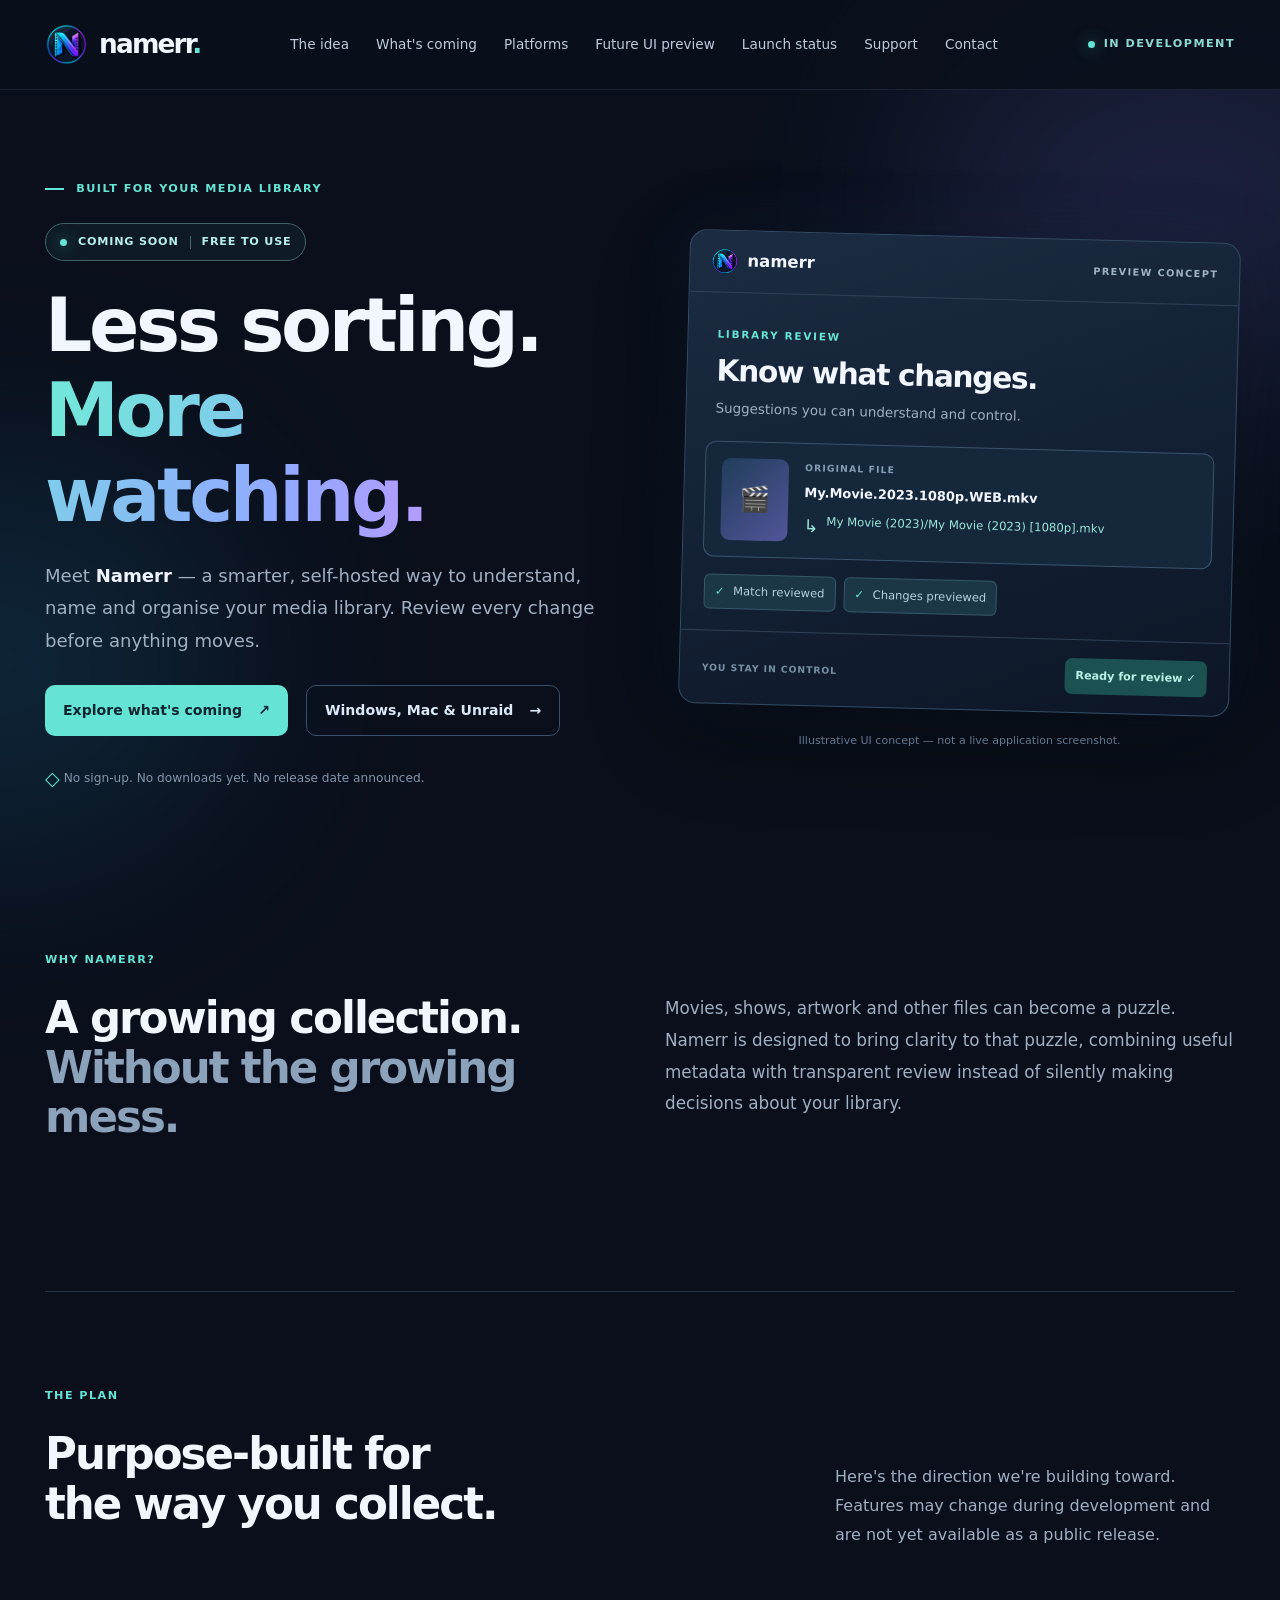
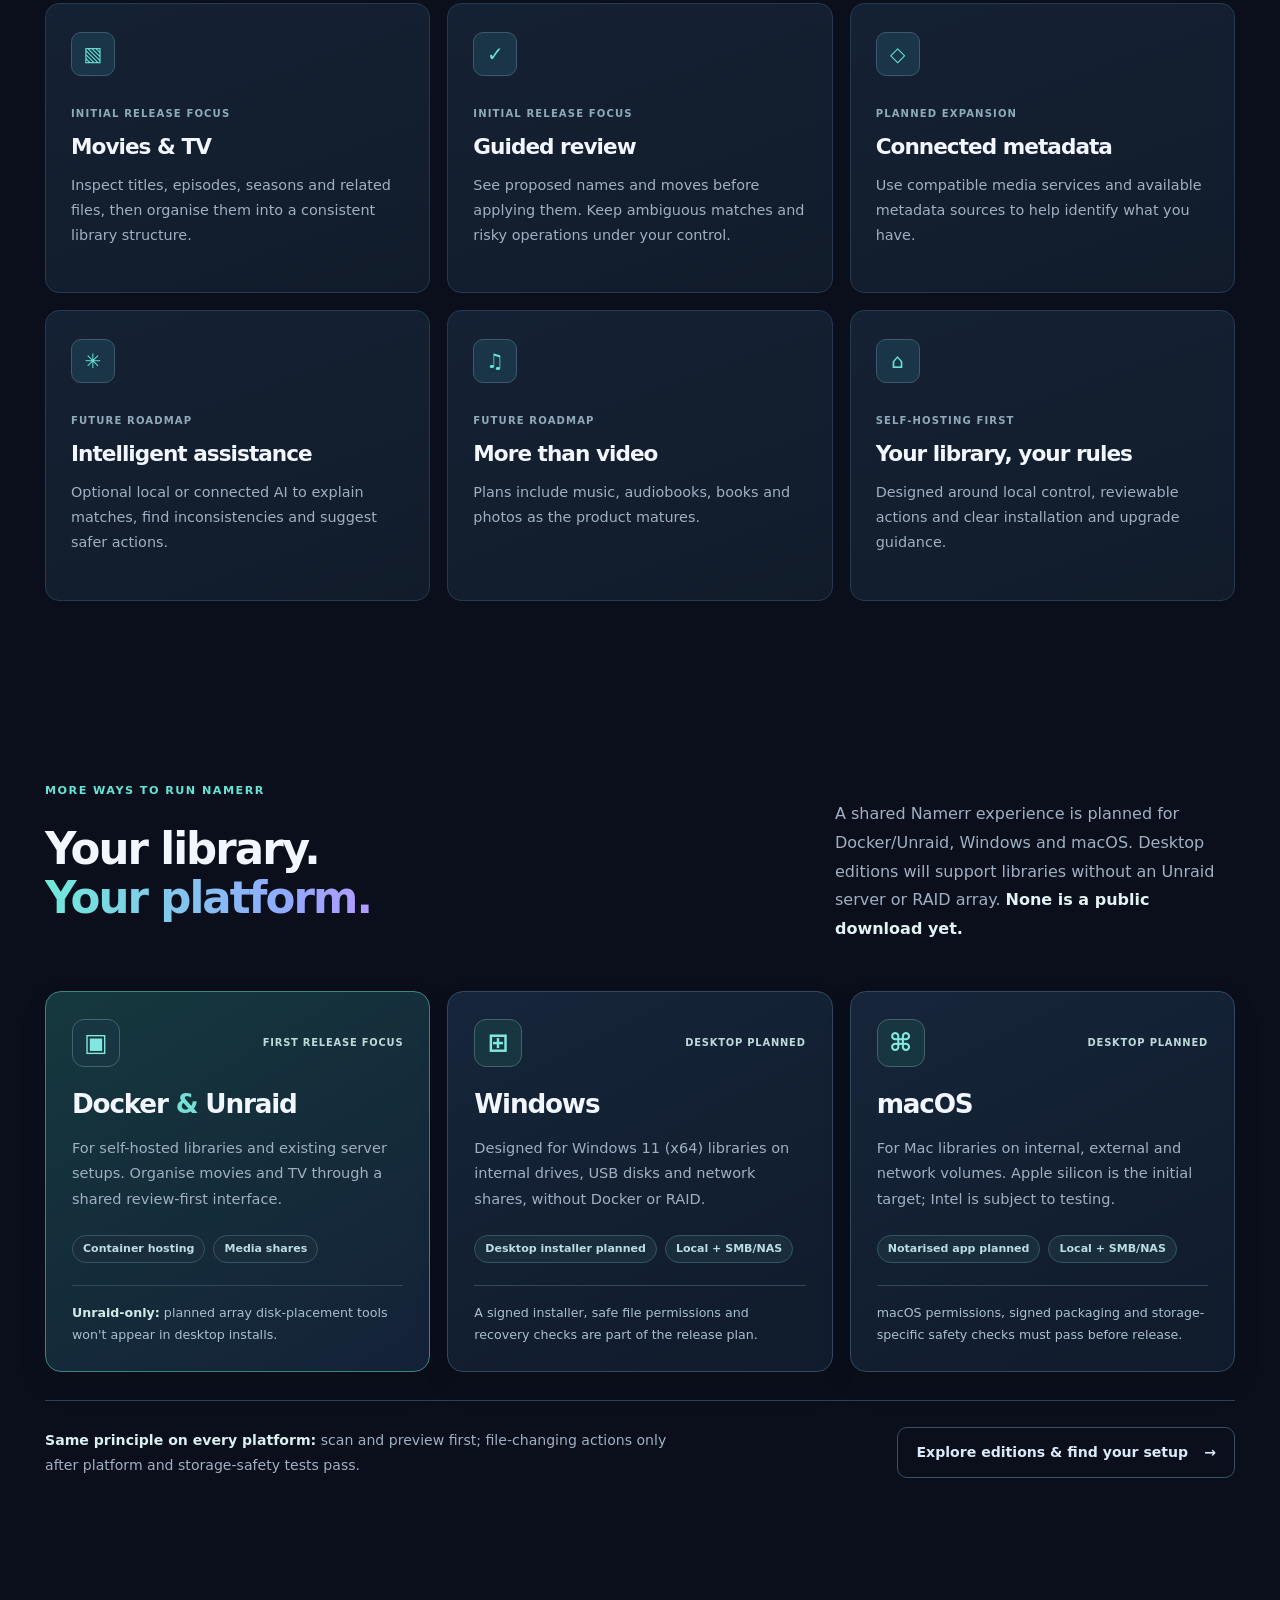
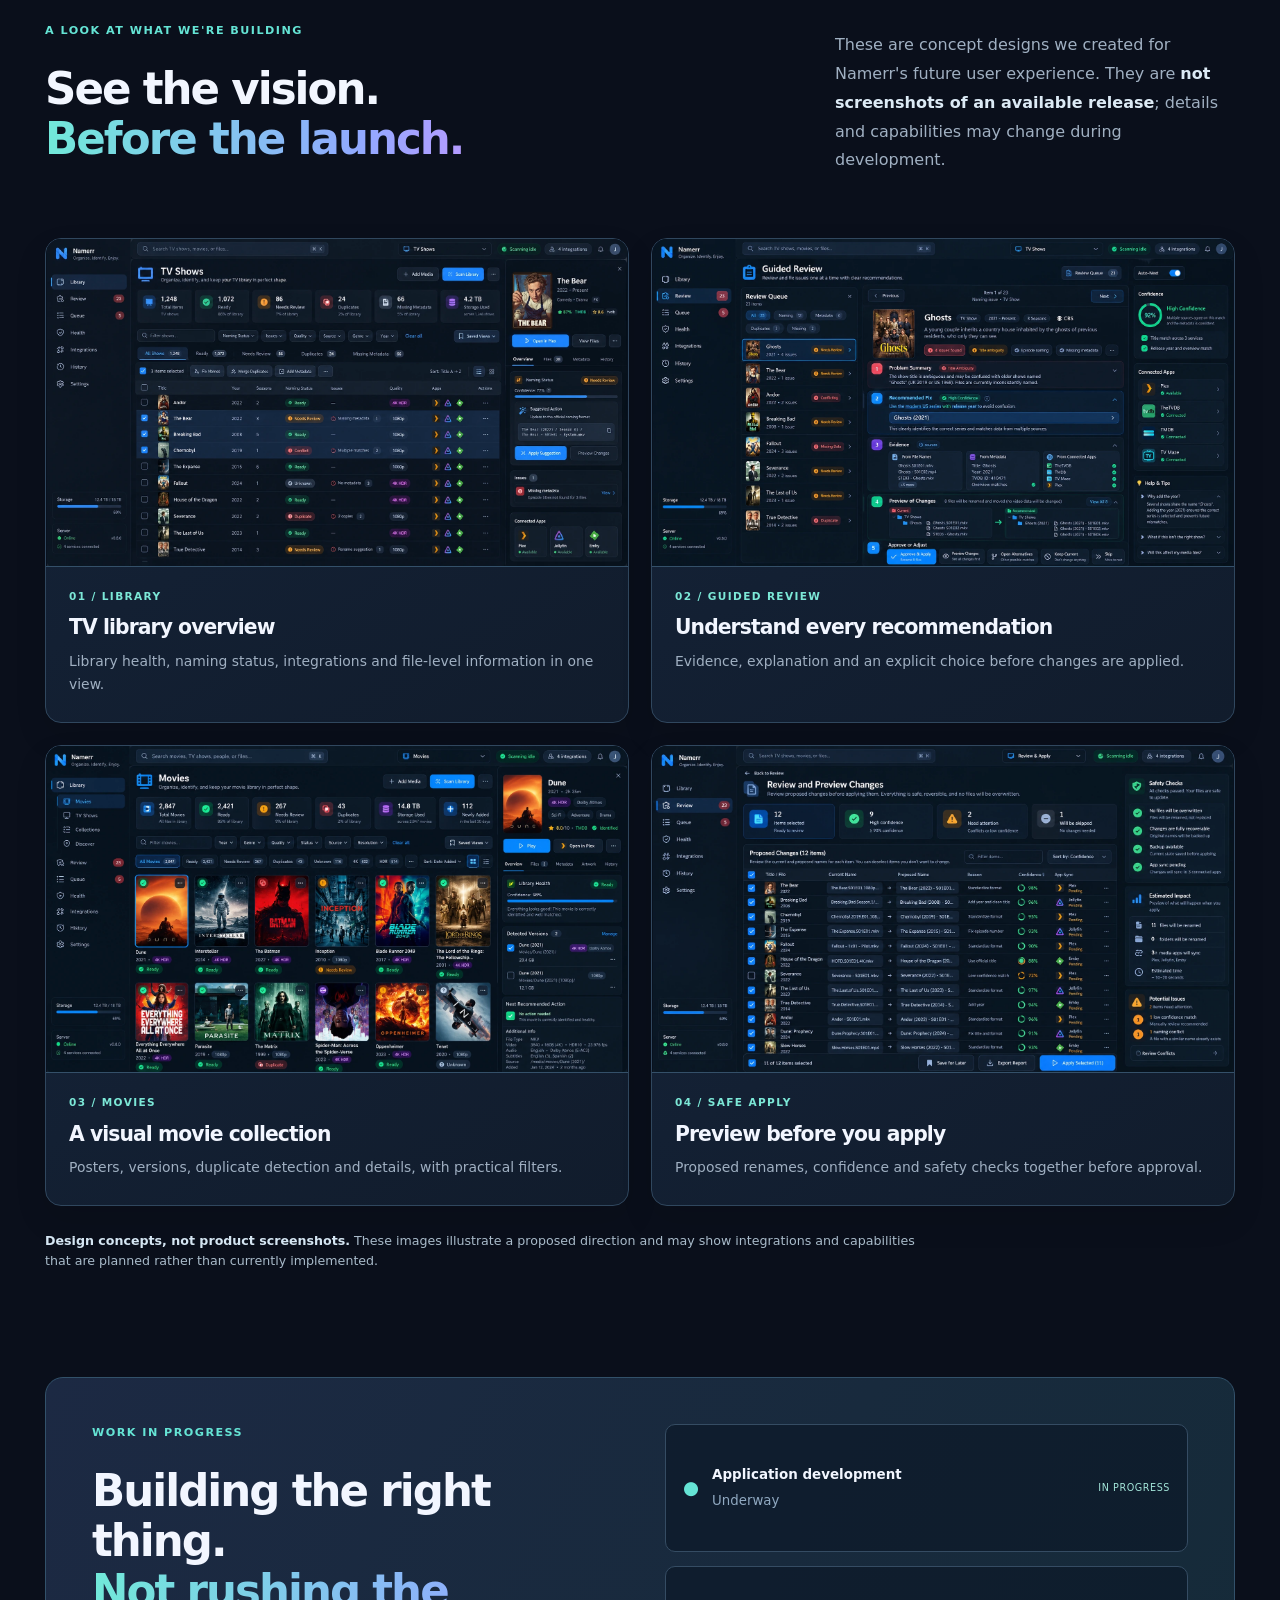
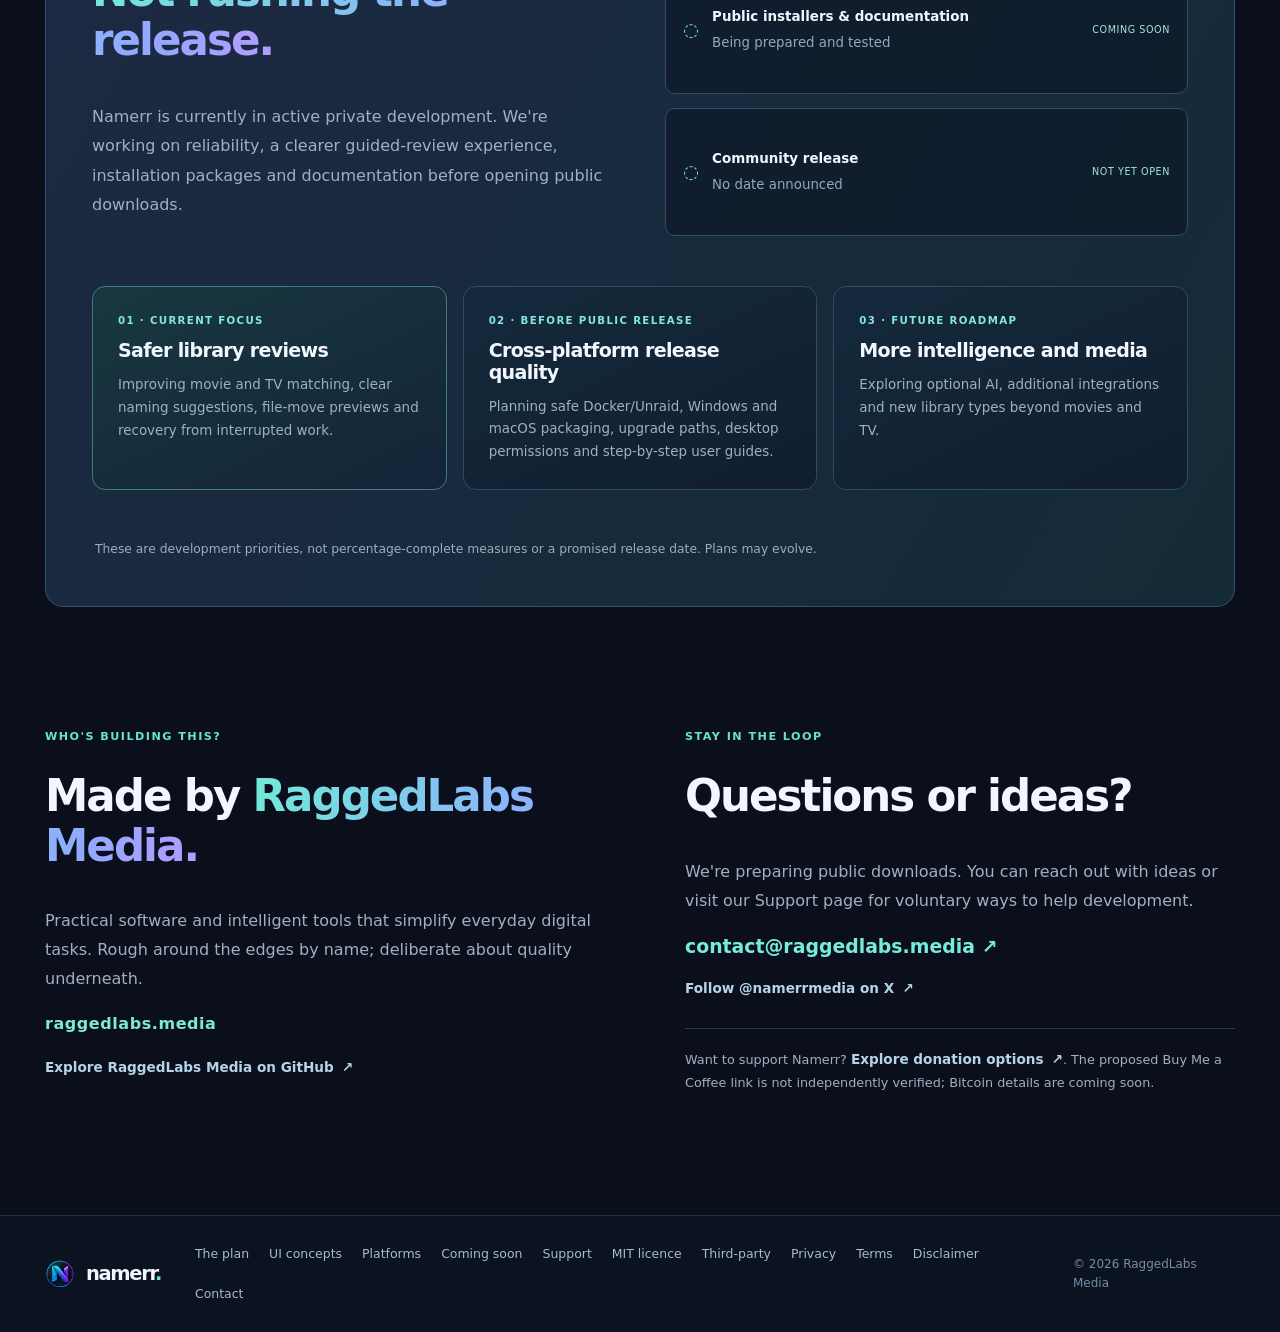
<file: index.html>
<!doctype html>
<html lang="en">
<head>
<meta charset="utf-8">
<meta name="viewport" content="width=device-width,initial-scale=1">
<meta name="theme-color" content="#0b1020">
<meta name="color-scheme" content="dark">
<title>Namerr — Smarter media libraries. Coming soon.</title>
<meta name="description" content="Discover Namerr for Docker and Unraid, with Windows and macOS editions planned. Explore review-first media organisation and the cross-platform roadmap.">
<link rel="canonical" href="https://ragged-labs.github.io/namerr-site/">
<link rel="icon" type="image/png" href="./assets/namerr-logo-8dd16181.png">
<link rel="apple-touch-icon" href="./assets/namerr-logo-8dd16181.png">
<link rel="stylesheet" href="./assets/coming-soon.css?v=6">
<meta property="og:type" content="website">
<meta property="og:site_name" content="Namerr">
<meta property="og:title" content="Namerr — Coming soon">
<meta property="og:description" content="Your media library, finally making sense. A free self-hosted organiser from RaggedLabs Media.">
<meta property="og:url" content="https://ragged-labs.github.io/namerr-site/">
<meta property="og:image" content="https://ragged-labs.github.io/namerr-site/assets/namerr-logo-8dd16181.png">
<meta property="og:image:alt" content="Namerr application icon">
<meta name="twitter:card" content="summary">
<meta name="twitter:site" content="@namerrmedia">
</head>
<body>
<a class="skip-link" href="#main">Skip to main content</a>
<div class="ambient ambient-one" aria-hidden="true"></div><div class="ambient ambient-two" aria-hidden="true"></div>
<header class="site-header">
  <div class="shell header-inner">
    <a class="brand" href="./" aria-label="Namerr home"><img src="./assets/namerr-logo-8dd16181.png" width="43" height="43" alt=""><span>namerr<span class="brand-period">.</span></span></a>
    <nav class="main-nav" aria-label="Main navigation"><a href="#why">The idea</a><a href="#features">What's coming</a><a href="#platforms">Platforms</a><a href="#previews">Future UI preview</a><a href="#launch">Launch status</a><a href="./support.html">Support</a><a href="#contact">Contact</a></nav>
    <span class="nav-status"><span class="live-dot" aria-hidden="true"></span> IN DEVELOPMENT</span>
  </div>
</header>
<main id="main">
<section class="hero shell" aria-labelledby="main-title">
  <div class="hero-copy">
    <p class="eyebrow"><span class="eyebrow-line" aria-hidden="true"></span> BUILT FOR YOUR MEDIA LIBRARY</p>
    <div class="launch-badge"><span class="live-dot" aria-hidden="true"></span> COMING SOON <span class="badge-divider" aria-hidden="true"></span> FREE TO USE</div>
    <h1 id="main-title">Less sorting.<br><span class="gradient-word">More watching.</span></h1>
    <p class="hero-lead">Meet <strong>Namerr</strong> — a smarter, self-hosted way to understand, name and organise your media library. Review every change before anything moves.</p>
    <div class="hero-actions"><a class="primary-link" href="#features">Explore what's coming <span aria-hidden="true">↗</span></a><a class="secondary-link" href="#platforms">Windows, Mac &amp; Unraid <span aria-hidden="true">→</span></a></div>
    <p class="hero-note"><span class="small-icon" aria-hidden="true">◇</span> No sign-up. No downloads yet. No release date announced.</p>
  </div>
  <div class="concept-wrap" aria-label="Illustrative concept of a media rename review screen">
    <div class="concept-frame">
      <div class="concept-top"><div class="mini-brand"><img src="./assets/namerr-logo-8dd16181.png" width="27" height="27" alt=""><strong>namerr</strong></div><span class="concept-private">PREVIEW CONCEPT</span></div>
      <div class="concept-header"><span class="panel-eyebrow">LIBRARY REVIEW</span><h2>Know what changes.</h2><p>Suggestions you can understand and control.</p></div>
      <div class="media-card">
        <div class="media-art" aria-hidden="true"><span>🎬</span></div>
        <div class="media-info"><small>ORIGINAL FILE</small><strong>My.Movie.2023.1080p.WEB.mkv</strong><div class="arrow-caption"><span class="arrow-circle" aria-hidden="true">↳</span><span>My Movie (2023)/My Movie (2023) [1080p].mkv</span></div></div>
      </div>
      <div class="concept-checks"><span><i aria-hidden="true">✓</i> Match reviewed</span><span><i aria-hidden="true">✓</i> Changes previewed</span></div>
      <div class="concept-bottom"><span>YOU STAY IN CONTROL</span><span class="fake-button">Ready for review <span aria-hidden="true">✓</span></span></div>
    </div>
    <div class="frame-caption">Illustrative UI concept — not a live application screenshot.</div>
  </div>
</section>
<section class="detail shell" id="why">
  <div class="detail-title"><p class="eyebrow">WHY NAMERR?</p><h2>A growing collection.<br><span class="muted-heading">Without the growing mess.</span></h2></div>
  <p>Movies, shows, artwork and other files can become a puzzle. Namerr is designed to bring clarity to that puzzle, combining useful metadata with transparent review instead of silently making decisions about your library.</p>
</section>
<section class="features shell" id="features">
  <div class="section-heading"><div><p class="eyebrow">THE PLAN</p><h2>Purpose-built for<br>the way you collect.</h2></div><p class="section-intro">Here's the direction we're building toward. Features may change during development and are not yet available as a public release.</p></div>
  <div class="feature-grid">
    <article class="feature-card"><span class="feature-icon" aria-hidden="true">▧</span><span class="feature-phase">INITIAL RELEASE FOCUS</span><h3>Movies &amp; TV</h3><p>Inspect titles, episodes, seasons and related files, then organise them into a consistent library structure.</p></article>
    <article class="feature-card"><span class="feature-icon" aria-hidden="true">✓</span><span class="feature-phase">INITIAL RELEASE FOCUS</span><h3>Guided review</h3><p>See proposed names and moves before applying them. Keep ambiguous matches and risky operations under your control.</p></article>
    <article class="feature-card"><span class="feature-icon" aria-hidden="true">◇</span><span class="feature-phase">PLANNED EXPANSION</span><h3>Connected metadata</h3><p>Use compatible media services and available metadata sources to help identify what you have.</p></article>
    <article class="feature-card"><span class="feature-icon" aria-hidden="true">✳</span><span class="feature-phase">FUTURE ROADMAP</span><h3>Intelligent assistance</h3><p>Optional local or connected AI to explain matches, find inconsistencies and suggest safer actions.</p></article>
    <article class="feature-card"><span class="feature-icon" aria-hidden="true">♫</span><span class="feature-phase">FUTURE ROADMAP</span><h3>More than video</h3><p>Plans include music, audiobooks, books and photos as the product matures.</p></article>
    <article class="feature-card"><span class="feature-icon" aria-hidden="true">⌂</span><span class="feature-phase">SELF-HOSTING FIRST</span><h3>Your library, your rules</h3><p>Designed around local control, reviewable actions and clear installation and upgrade guidance.</p></article>
  </div>
</section>
<section class="platforms shell" id="platforms" aria-labelledby="platforms-title">
  <div class="section-heading">
    <div><p class="eyebrow">MORE WAYS TO RUN NAMERR</p><h2 id="platforms-title">Your library.<br><span class="gradient-word">Your platform.</span></h2></div>
    <p class="section-intro">A shared Namerr experience is planned for Docker/Unraid, Windows and macOS. Desktop editions will support libraries without an Unraid server or RAID array. <strong>None is a public download yet.</strong></p>
  </div>
  <div class="platform-grid">
    <article class="platform-card platform-card-primary">
      <div class="platform-card-top"><span class="platform-symbol" aria-hidden="true">▣</span><span class="platform-state">FIRST RELEASE FOCUS</span></div>
      <h3>Docker <span class="platform-amp">&amp;</span> Unraid</h3>
      <p>For self-hosted libraries and existing server setups. Organise movies and TV through a shared review-first interface.</p>
      <div class="platform-capabilities"><span>Container hosting</span><span>Media shares</span></div>
      <p class="platform-scope"><strong>Unraid-only:</strong> planned array disk-placement tools won't appear in desktop installs.</p>
    </article>
    <article class="platform-card">
      <div class="platform-card-top"><span class="platform-symbol" aria-hidden="true">⊞</span><span class="platform-state">DESKTOP PLANNED</span></div>
      <h3>Windows</h3>
      <p>Designed for Windows 11 (x64) libraries on internal drives, USB disks and network shares, without Docker or RAID.</p>
      <div class="platform-capabilities"><span>Desktop installer planned</span><span>Local + SMB/NAS</span></div>
      <p class="platform-scope">A signed installer, safe file permissions and recovery checks are part of the release plan.</p>
    </article>
    <article class="platform-card">
      <div class="platform-card-top"><span class="platform-symbol" aria-hidden="true">⌘</span><span class="platform-state">DESKTOP PLANNED</span></div>
      <h3>macOS</h3>
      <p>For Mac libraries on internal, external and network volumes. Apple silicon is the initial target; Intel is subject to testing.</p>
      <div class="platform-capabilities"><span>Notarised app planned</span><span>Local + SMB/NAS</span></div>
      <p class="platform-scope">macOS permissions, signed packaging and storage-specific safety checks must pass before release.</p>
    </article>
  </div>
  <div class="platform-followthrough">
    <p><strong>Same principle on every platform:</strong> scan and preview first; file-changing actions only after platform and storage-safety tests pass.</p>
    <a class="secondary-link" href="./platforms.html">Explore editions &amp; find your setup <span aria-hidden="true">→</span></a>
  </div>
</section>
<section class="previews shell" id="previews" aria-labelledby="previews-title">
  <div class="section-heading preview-heading">
    <div><p class="eyebrow">A LOOK AT WHAT WE'RE BUILDING</p><h2 id="previews-title">See the vision.<br><span class="gradient-word">Before the launch.</span></h2></div>
    <p class="section-intro">These are concept designs we created for Namerr's future user experience. They are <strong>not screenshots of an available release</strong>; details and capabilities may change during development.</p>
  </div>
  <div class="preview-gallery">
    <figure class="preview-card">
      <a href="./assets/previews/tv-library-concept.webp" target="_blank" rel="noopener noreferrer" aria-label="Open TV library concept image in a new tab">
        <img src="./assets/previews/tv-library-concept.webp" alt="Future Namerr TV Shows library concept: a searchable table with readiness indicators, library statistics and a detailed media information panel." width="1672" height="941" loading="lazy" decoding="async">
        <span class="preview-zoom">View larger <span aria-hidden="true">↗</span></span>
      </a>
      <figcaption><span class="preview-index">01 / LIBRARY</span><h3>TV library overview</h3><p>Library health, naming status, integrations and file-level information in one view.</p></figcaption>
    </figure>
    <figure class="preview-card">
      <a href="./assets/previews/guided-review-concept.webp" target="_blank" rel="noopener noreferrer" aria-label="Open Guided Review concept image in a new tab">
        <img src="./assets/previews/guided-review-concept.webp" alt="Future Namerr Guided Review screen: a queue of titles alongside evidence, confidence scoring, recommended corrections and a preview before approval." width="1672" height="941" loading="lazy" decoding="async">
        <span class="preview-zoom">View larger <span aria-hidden="true">↗</span></span>
      </a>
      <figcaption><span class="preview-index">02 / GUIDED REVIEW</span><h3>Understand every recommendation</h3><p>Evidence, explanation and an explicit choice before changes are applied.</p></figcaption>
    </figure>
    <figure class="preview-card">
      <a href="./assets/previews/movie-library-concept.webp" target="_blank" rel="noopener noreferrer" aria-label="Open movie library concept image in a new tab">
        <img src="./assets/previews/movie-library-concept.webp" alt="Future Namerr movie library concept: a rich movie poster grid with filters, readiness indicators, duplicates, storage statistics and a selected movie panel." width="1672" height="941" loading="lazy" decoding="async">
        <span class="preview-zoom">View larger <span aria-hidden="true">↗</span></span>
      </a>
      <figcaption><span class="preview-index">03 / MOVIES</span><h3>A visual movie collection</h3><p>Posters, versions, duplicate detection and details, with practical filters.</p></figcaption>
    </figure>
    <figure class="preview-card">
      <a href="./assets/previews/change-preview-concept.webp" target="_blank" rel="noopener noreferrer" aria-label="Open proposed changes and safety checks concept image in a new tab">
        <img src="./assets/previews/change-preview-concept.webp" alt="Future Namerr Review and Preview Changes screen: proposed old and new filenames, confidence scores, review checkboxes, safety checks and application sync indicators." width="1672" height="941" loading="lazy" decoding="async">
        <span class="preview-zoom">View larger <span aria-hidden="true">↗</span></span>
      </a>
      <figcaption><span class="preview-index">04 / SAFE APPLY</span><h3>Preview before you apply</h3><p>Proposed renames, confidence and safety checks together before approval.</p></figcaption>
    </figure>
  </div>
  <p class="previews-disclaimer"><strong>Design concepts, not product screenshots.</strong> These images illustrate a proposed direction and may show integrations and capabilities that are planned rather than currently implemented.</p>
</section>

<section class="launch shell" id="launch">
 <div class="launch-panel"><div><p class="eyebrow">WORK IN PROGRESS</p><h2>Building the right thing.<br><span class="gradient-word">Not rushing the release.</span></h2><p>Namerr is currently in active private development. We're working on reliability, a clearer guided-review experience, installation packages and documentation before opening public downloads.</p></div>
 <div class="launch-status">
  <div><span class="status-marker" aria-hidden="true">●</span><span><strong>Application development</strong><small>Underway</small></span><em>IN PROGRESS</em></div>
  <div><span class="status-marker" aria-hidden="true">◌</span><span><strong>Public installers &amp; documentation</strong><small>Being prepared and tested</small></span><em>COMING SOON</em></div>
  <div><span class="status-marker" aria-hidden="true">◌</span><span><strong>Community release</strong><small>No date announced</small></span><em>NOT YET OPEN</em></div>
 </div>
  <div class="launch-steps" aria-label="Namerr development priorities">
    <article class="launch-step launch-step-current"><span class="launch-step-label">01 · CURRENT FOCUS</span><h3>Safer library reviews</h3><p>Improving movie and TV matching, clear naming suggestions, file-move previews and recovery from interrupted work.</p></article>
    <article class="launch-step"><span class="launch-step-label">02 · BEFORE PUBLIC RELEASE</span><h3>Cross-platform release quality</h3><p>Planning safe Docker/Unraid, Windows and macOS packaging, upgrade paths, desktop permissions and step-by-step user guides.</p></article>
    <article class="launch-step"><span class="launch-step-label">03 · FUTURE ROADMAP</span><h3>More intelligence and media</h3><p>Exploring optional AI, additional integrations and new library types beyond movies and TV.</p></article>
  </div>
  <p class="launch-steps-footnote">These are development priorities, not percentage-complete measures or a promised release date. Plans may evolve.</p>
 </div>
</section>
<section class="bottom-section shell" id="about">
  <div class="maker"><p class="eyebrow">WHO'S BUILDING THIS?</p><h2>Made by <span class="gradient-word">RaggedLabs Media.</span></h2><p>Practical software and intelligent tools that simplify everyday digital tasks. Rough around the edges by name; deliberate about quality underneath.</p><p class="domain">raggedlabs.media</p><a class="text-link" href="https://github.com/Ragged-Labs" rel="noopener noreferrer">Explore RaggedLabs Media on GitHub <span aria-hidden="true">↗</span></a></div>
  <div class="stay-connected" id="contact"><p class="eyebrow">STAY IN THE LOOP</p><h2>Questions or ideas?</h2><p>We're preparing public downloads. You can reach out with ideas or visit our Support page for voluntary ways to help development.</p><a class="contact-link" href="mailto:contact@raggedlabs.media">contact@raggedlabs.media <span aria-hidden="true">↗</span></a><a class="text-link follow-link" href="https://x.com/namerrmedia" rel="noopener noreferrer">Follow @namerrmedia on X <span aria-hidden="true">↗</span></a><p class="donation-prelaunch">Want to support Namerr? <a class="text-link" href="./support.html">Explore donation options <span aria-hidden="true">↗</span></a>. The proposed Buy Me a Coffee link is not independently verified; Bitcoin details are coming soon.</p></div>
</section>
</main>
<footer class="site-footer"><div class="shell footer-inner"><a class="brand footer-brand" href="./"><img src="./assets/namerr-logo-8dd16181.png" width="30" height="30" alt=""><span>namerr<span class="brand-period">.</span></span></a><div class="footer-links"><a href="#features">The plan</a><a href="#previews">UI concepts</a><a href="./platforms.html">Platforms</a><a href="#launch">Coming soon</a><a href="./support.html">Support</a><a href="./licenses.html">MIT licence</a><a href="./third-party.html">Third-party</a><a href="./privacy.html">Privacy</a><a href="./terms.html">Terms</a><a href="./disclaimer.html">Disclaimer</a><a href="mailto:contact@raggedlabs.media">Contact</a></div><span class="footer-credit">© 2026 RaggedLabs Media</span></div></footer>
</body></html>
</file>
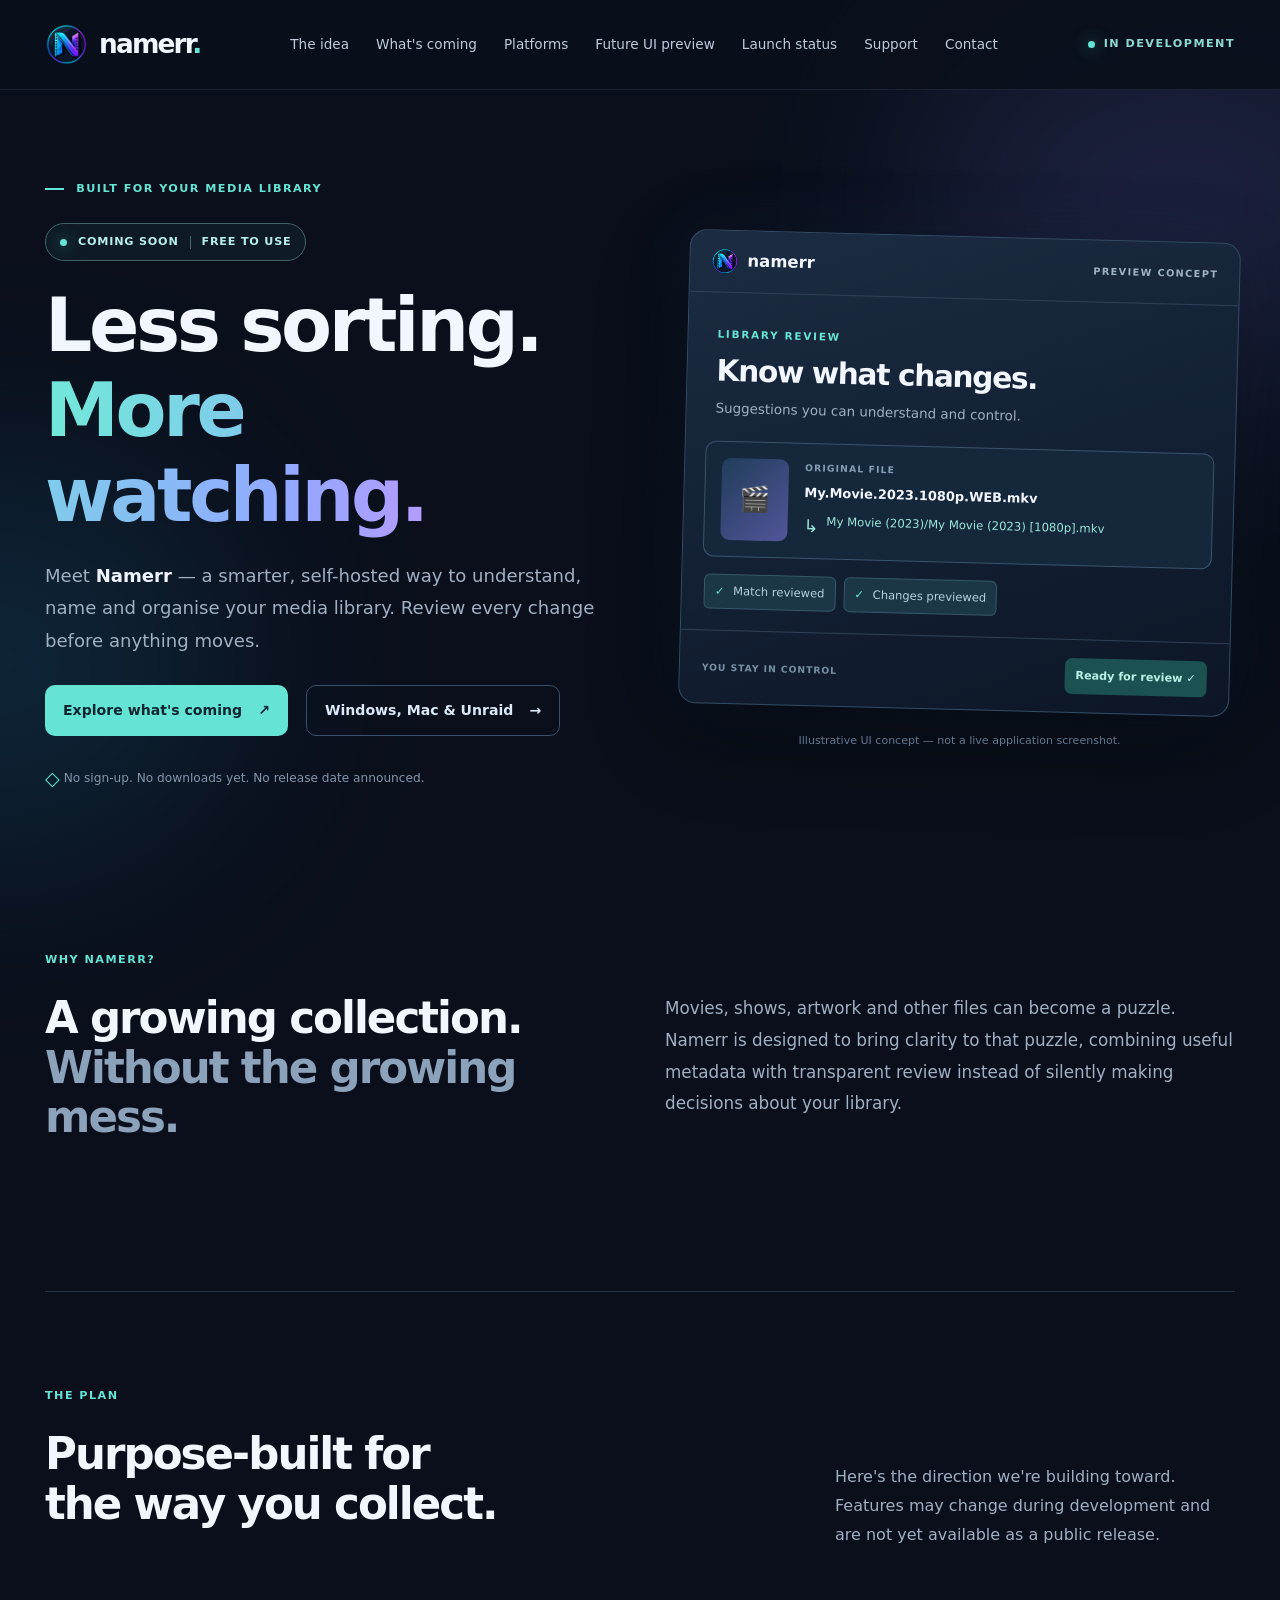
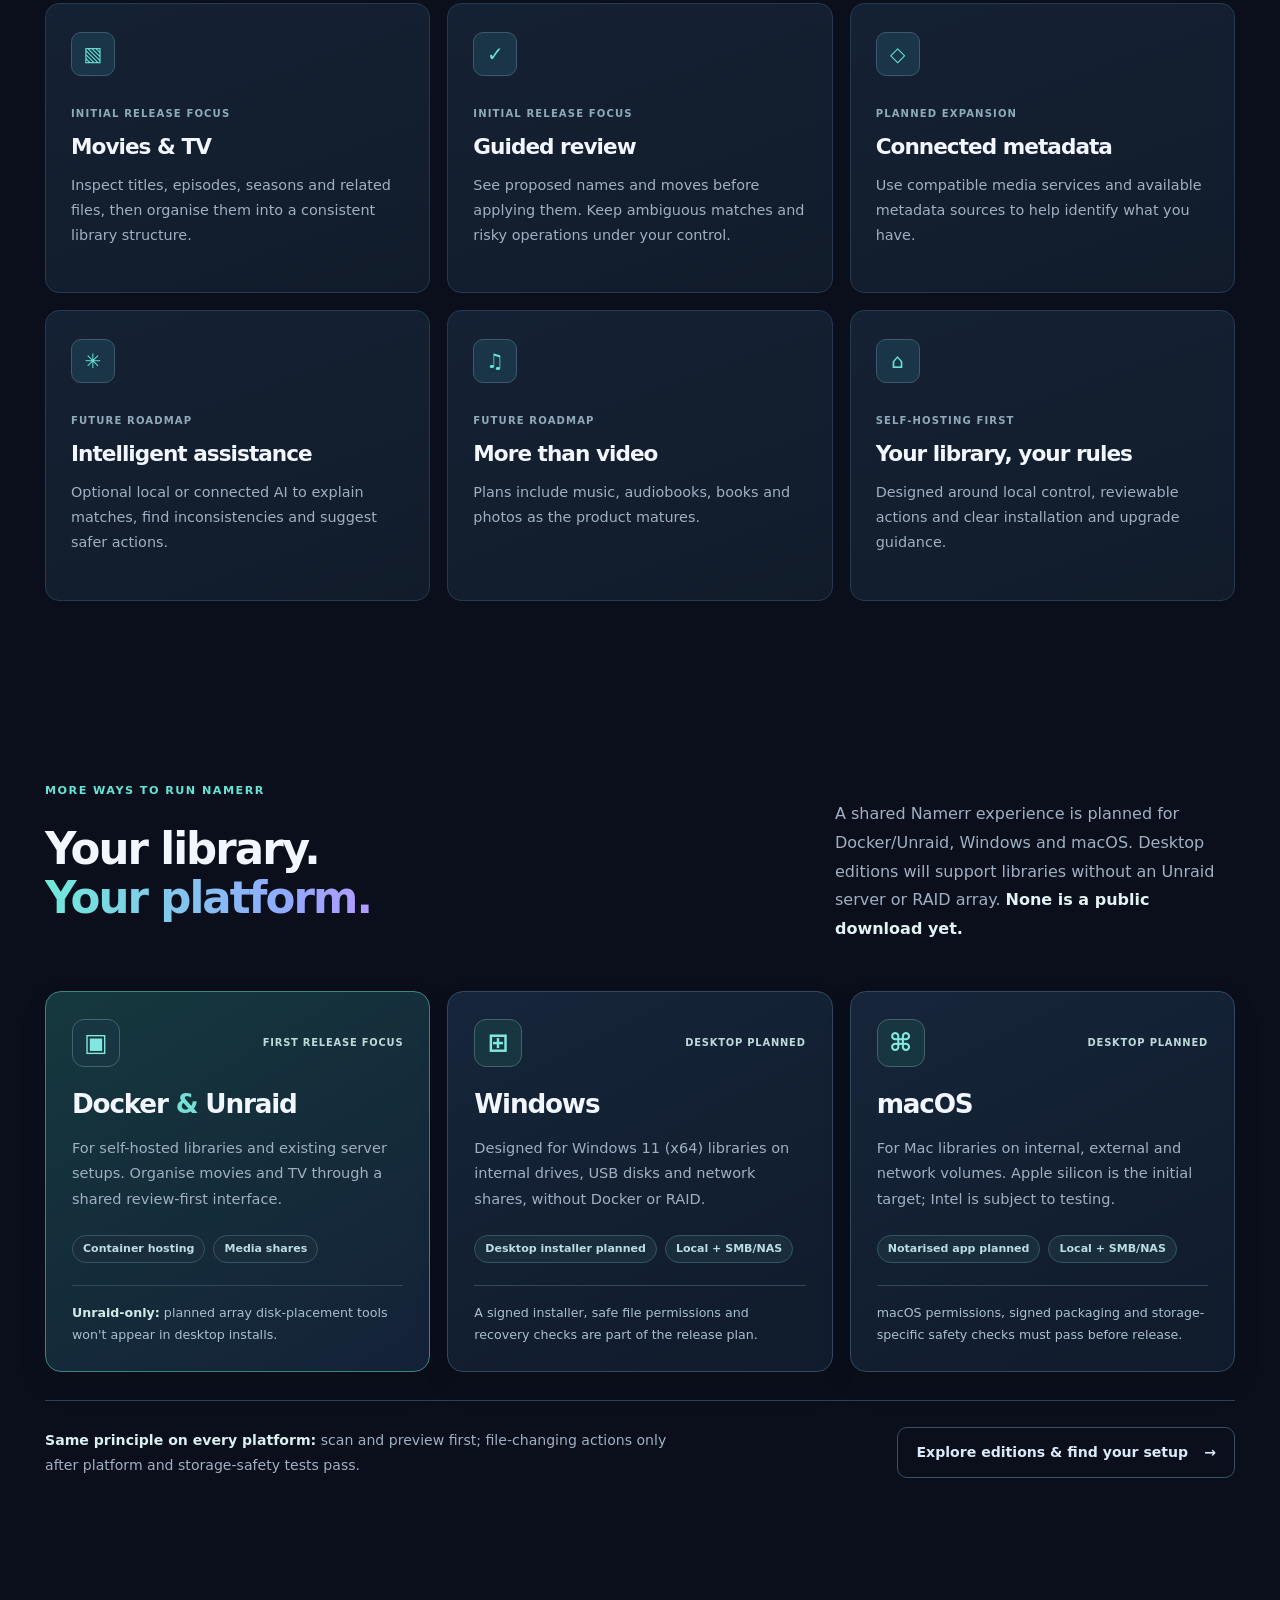
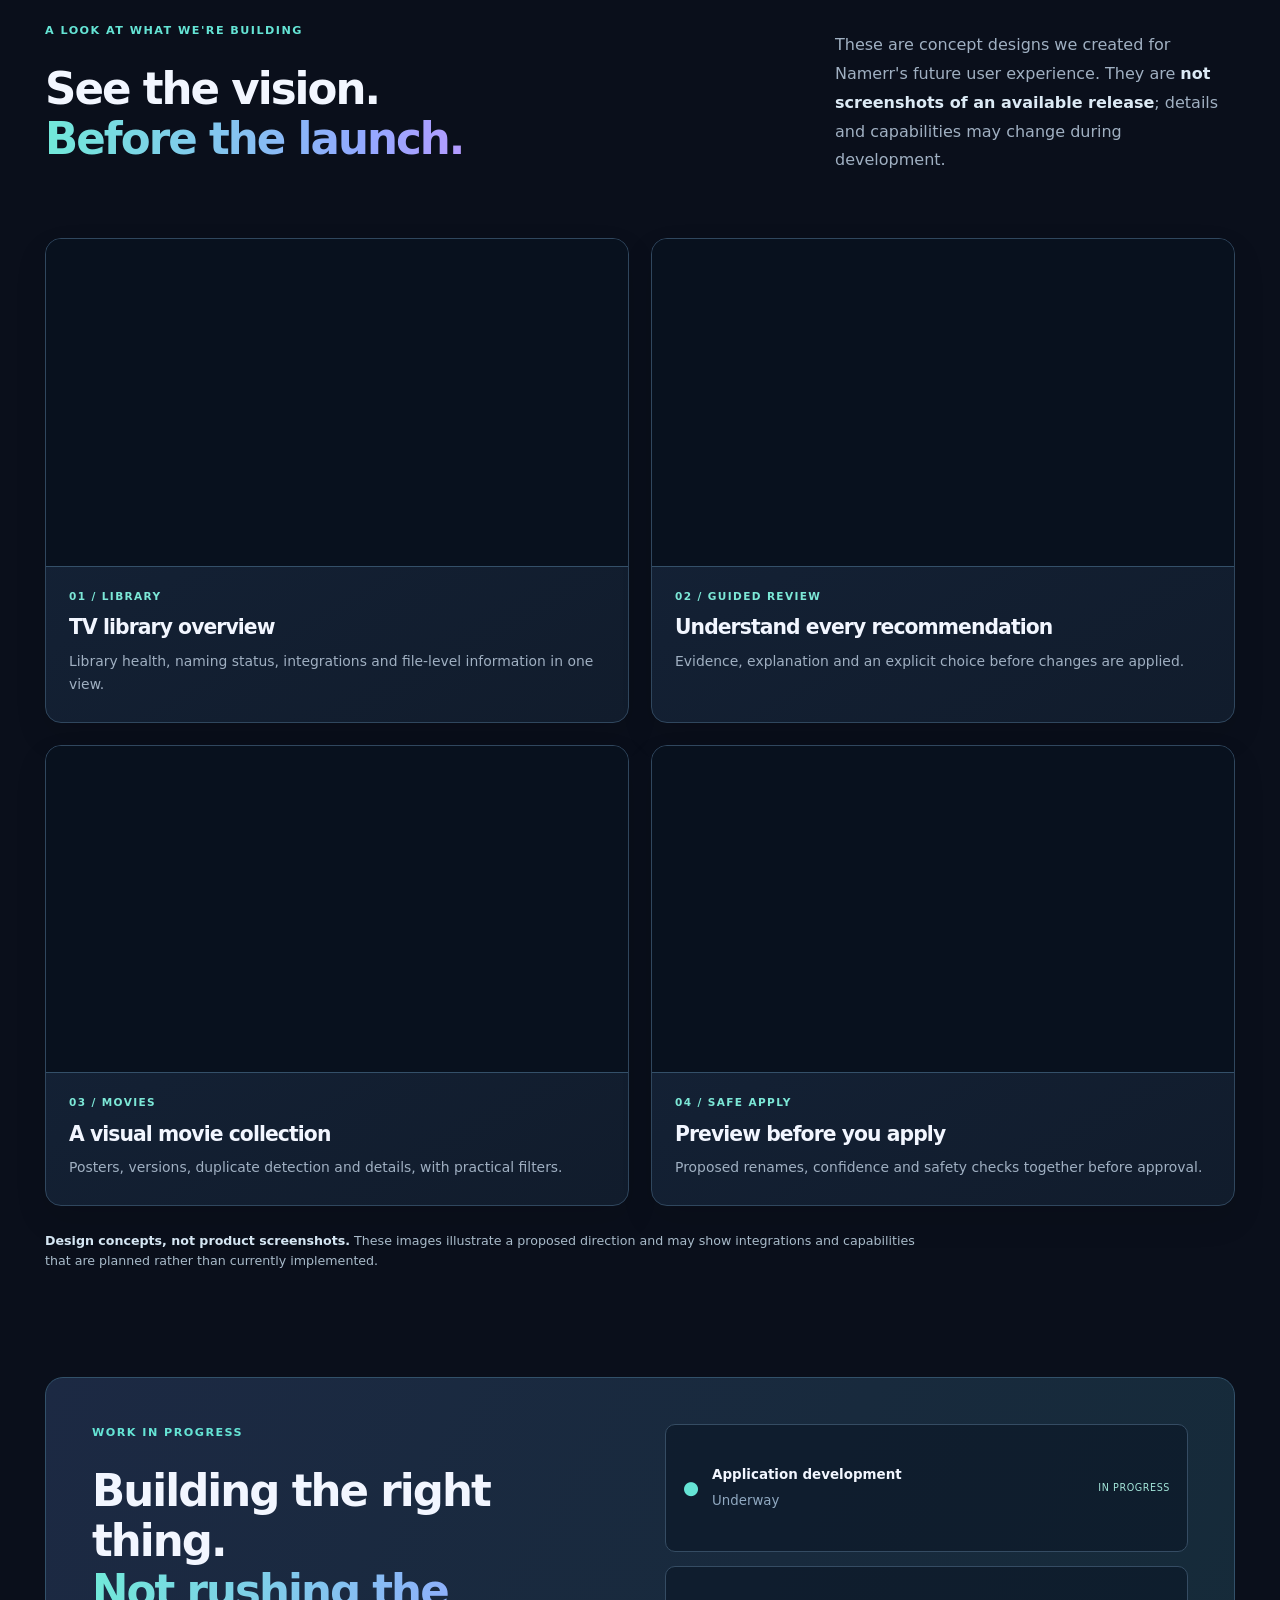
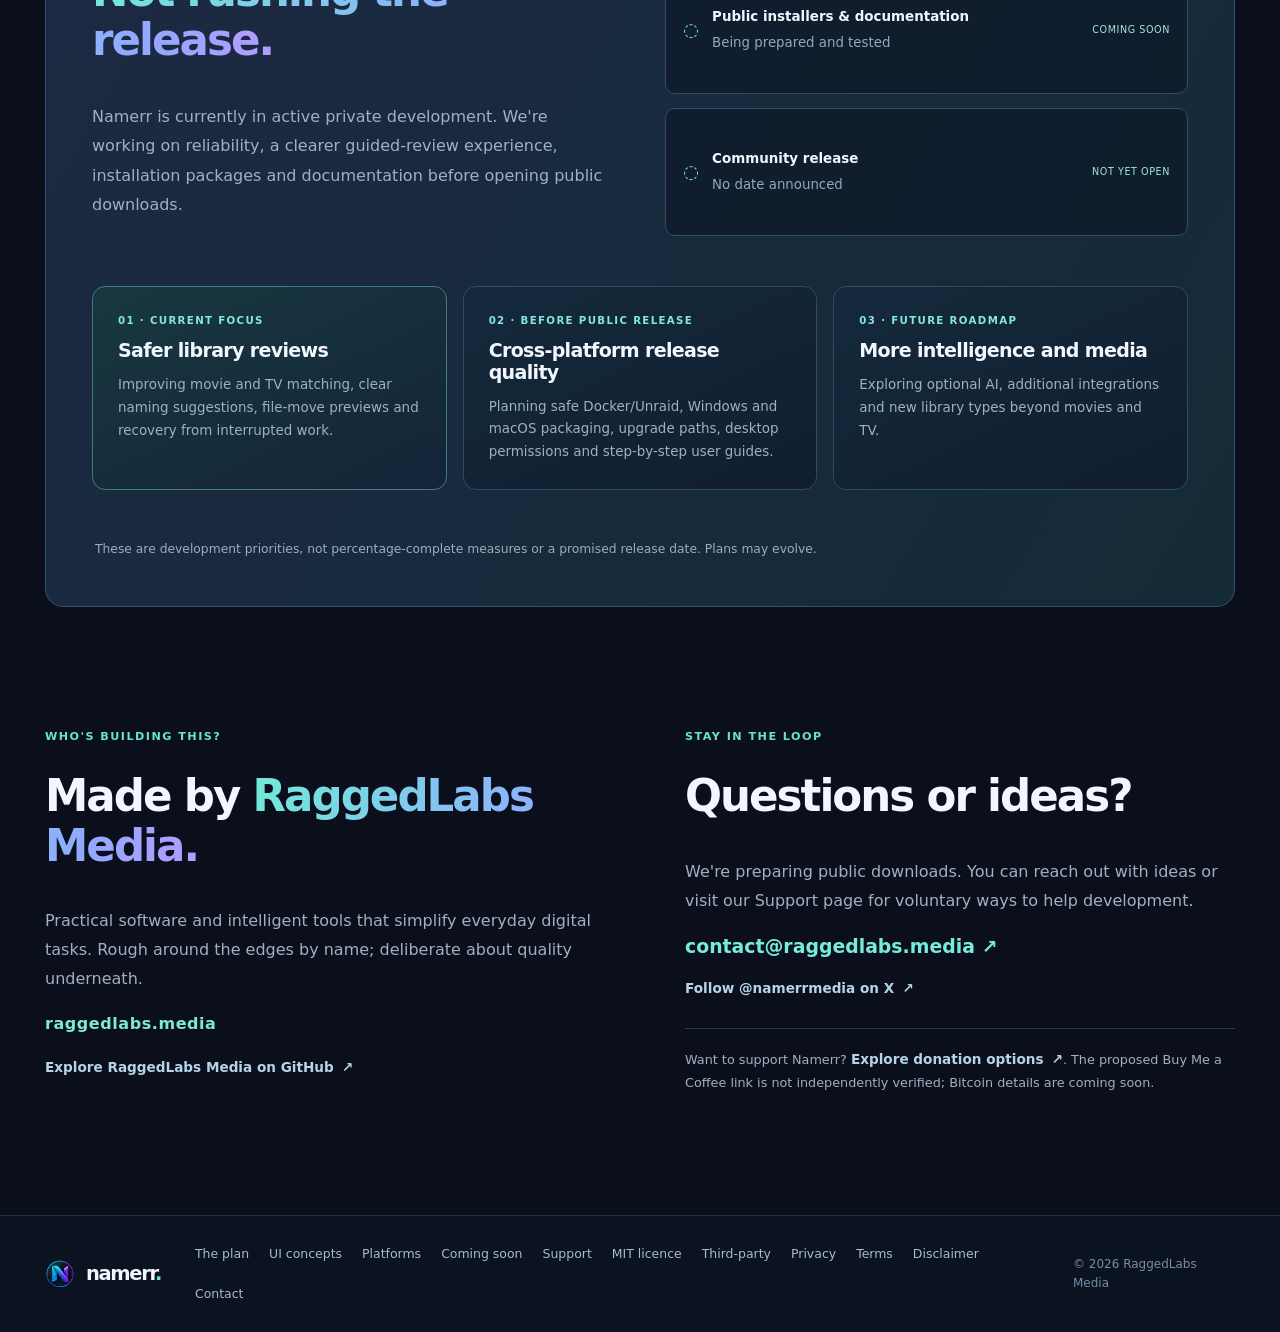
<file: about.html>
<!doctype html><html lang="en"><head><meta charset="utf-8"><meta name="viewport" content="width=device-width,initial-scale=1"><meta name="robots" content="noindex,follow"><meta name="theme-color" content="#0b1020"><title>About RaggedLabs Media | Namerr</title><meta name="description" content="Namerr is in development. Visit the coming-soon homepage for project information."><link rel="icon" type="image/png" href="./assets/namerr-logo-8dd16181.png"><link rel="canonical" href="https://ragged-labs.github.io/namerr-site/"><link rel="stylesheet" href="./assets/coming-soon.css?v=5"><meta http-equiv="refresh" content="0; url=./#about"><meta property="og:type" content="website">
<meta property="og:site_name" content="Namerr">
<meta property="og:title" content="About RaggedLabs Media | Namerr">
<meta property="og:description" content="Meet RaggedLabs Media, the developer of Namerr. Visit the Coming Soon page.">
<meta property="og:url" content="https://ragged-labs.github.io/namerr-site/">
<meta property="og:image" content="https://ragged-labs.github.io/namerr-site/assets/namerr-logo-8dd16181.png">
<meta property="og:image:alt" content="Namerr application icon">
<meta name="twitter:card" content="summary">
<meta name="twitter:site" content="@namerrmedia">
</head><body><main class="shell unavailable-page"><a class="brand" href="./"><img src="./assets/namerr-logo-8dd16181.png" width="38" height="38" alt=""><span>namerr<span class="brand-period">.</span></span></a><p class="eyebrow" style="margin-top:45px">COMING SOON</p><h1>About RaggedLabs Media</h1><p>Namerr is preparing its public release. Public downloads and subscriptions are not available yet. <a href="./support.html">Optional Buy Me a Coffee support</a> is available, while Bitcoin donations are still planned.</p><a class="primary-link" href="./#about">Go to Namerr's coming-soon page ↗</a><p style="margin-top:26px">Questions? <a href="mailto:contact@raggedlabs.media">contact@raggedlabs.media</a></p></main></body></html>
</file>
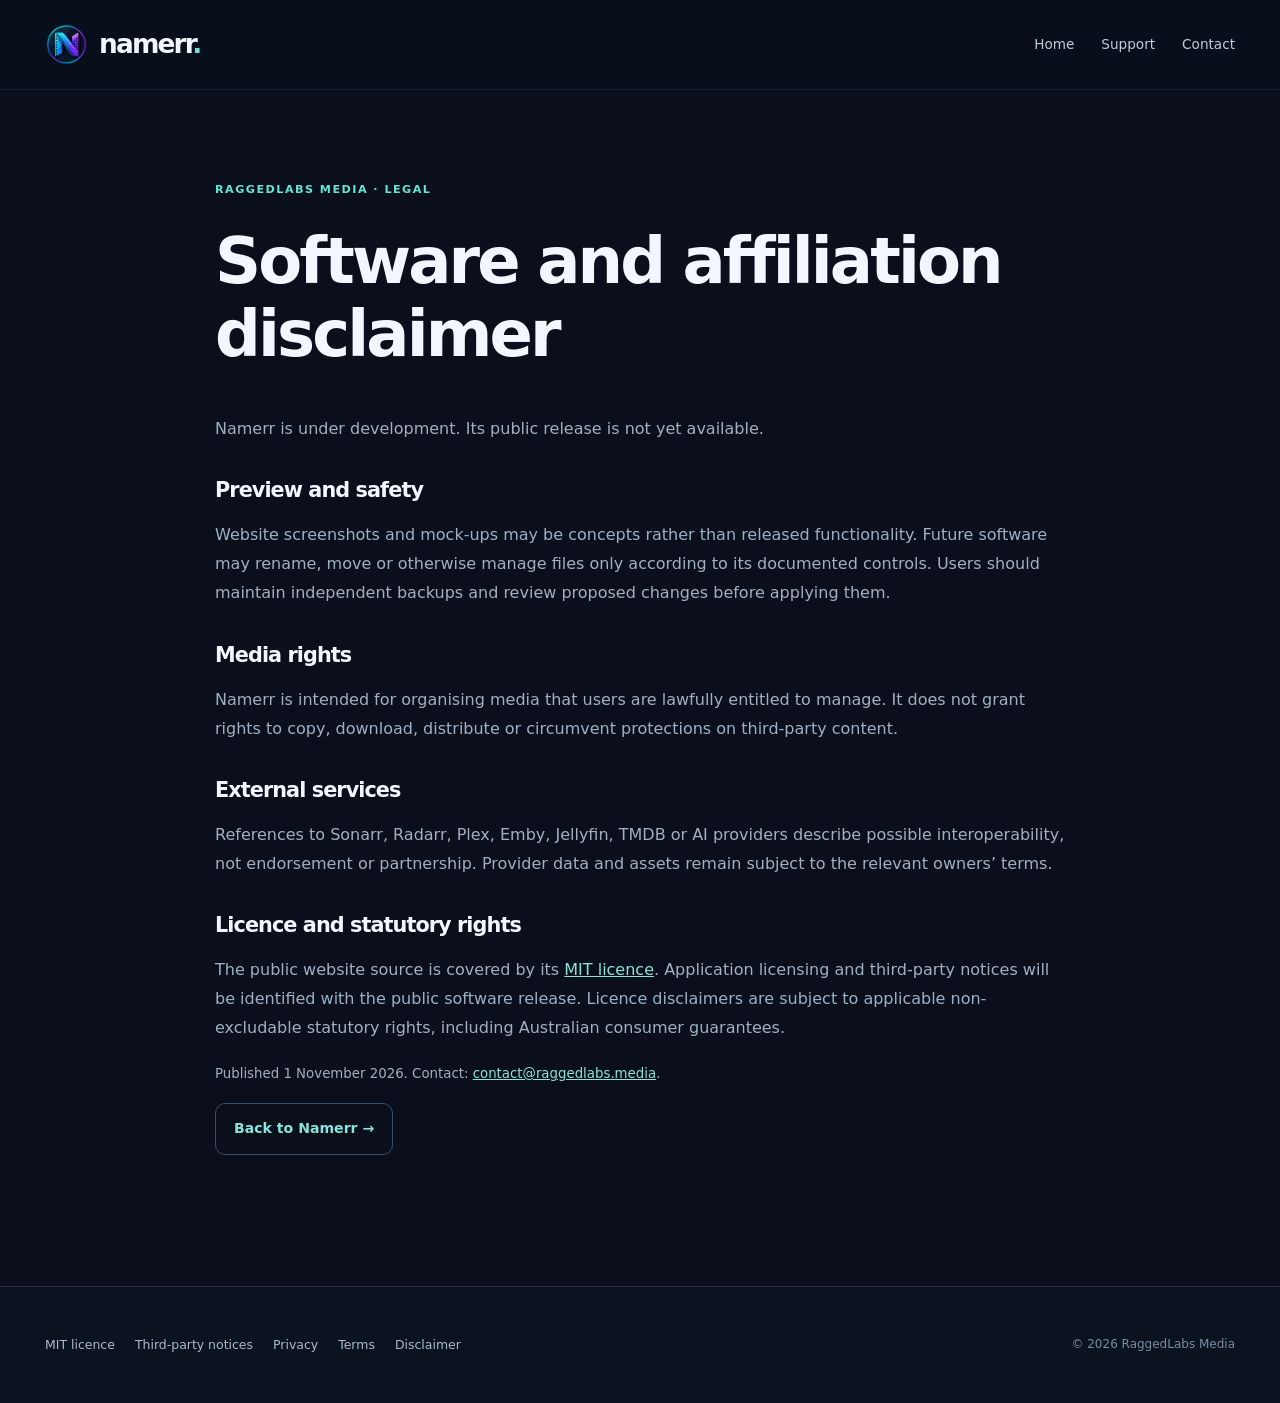
<file: disclaimer.html>
<!doctype html><html lang="en"><head><meta charset="utf-8"><meta name="viewport" content="width=device-width,initial-scale=1"><meta name="theme-color" content="#0b1020"><meta name="color-scheme" content="dark"><title>Software and affiliation disclaimer | Namerr</title><link rel="icon" type="image/png" href="./assets/namerr-logo-8dd16181.png"><link rel="stylesheet" href="./assets/coming-soon.css?v=5"><meta name="description" content="Namerr prelaunch disclaimer covering software previews, media rights and independent integrations.">
<link rel="canonical" href="https://ragged-labs.github.io/namerr-site/disclaimer.html">
<meta property="og:type" content="website">
<meta property="og:site_name" content="Namerr">
<meta property="og:title" content="Software and affiliation disclaimer | Namerr">
<meta property="og:description" content="Namerr prelaunch disclaimer covering software previews, media rights and independent integrations.">
<meta property="og:url" content="https://ragged-labs.github.io/namerr-site/disclaimer.html">
<meta property="og:image" content="https://ragged-labs.github.io/namerr-site/assets/namerr-logo-8dd16181.png">
<meta property="og:image:alt" content="Namerr application icon">
<meta name="twitter:card" content="summary">
<meta name="twitter:site" content="@namerrmedia">
</head><body><a class="skip-link" href="#main">Skip to main content</a><header class="site-header"><div class="shell header-inner"><a class="brand" href="./"><img src="./assets/namerr-logo-8dd16181.png" width="43" height="43" alt=""><span>namerr<span class="brand-period">.</span></span></a><nav class="main-nav" aria-label="Main navigation"><a href="./">Home</a><a href="./support.html">Support</a><a href="mailto:contact@raggedlabs.media">Contact</a></nav></div></header><main class="shell privacy-page" id="main"><p class="eyebrow">RAGGEDLABS MEDIA · LEGAL</p><h1>Software and affiliation disclaimer</h1><p>Namerr is under development. Its public release is not yet available.</p><h2>Preview and safety</h2><p>Website screenshots and mock-ups may be concepts rather than released functionality. Future software may rename, move or otherwise manage files only according to its documented controls. Users should maintain independent backups and review proposed changes before applying them.</p><h2>Media rights</h2><p>Namerr is intended for organising media that users are lawfully entitled to manage. It does not grant rights to copy, download, distribute or circumvent protections on third-party content.</p><h2>External services</h2><p>References to Sonarr, Radarr, Plex, Emby, Jellyfin, TMDB or AI providers describe possible interoperability, not endorsement or partnership. Provider data and assets remain subject to the relevant owners’ terms.</p><h2>Licence and statutory rights</h2><p>The public website source is covered by its <a href="./licenses.html">MIT licence</a>. Application licensing and third-party notices will be identified with the public software release. Licence disclaimers are subject to applicable non-excludable statutory rights, including Australian consumer guarantees.</p><p><small>Published 1 November 2026. Contact: <a href="mailto:contact@raggedlabs.media">contact@raggedlabs.media</a>.</small></p><p><a class="secondary-link" href="./">Back to Namerr →</a></p></main><footer class="site-footer"><div class="shell footer-inner"><div class="footer-links"><a href="./licenses.html">MIT licence</a><a href="./third-party.html">Third-party notices</a><a href="./privacy.html">Privacy</a><a href="./terms.html">Terms</a><a href="./disclaimer.html">Disclaimer</a></div><span class="footer-credit">© 2026 RaggedLabs Media</span></div></footer></body></html>
</file>
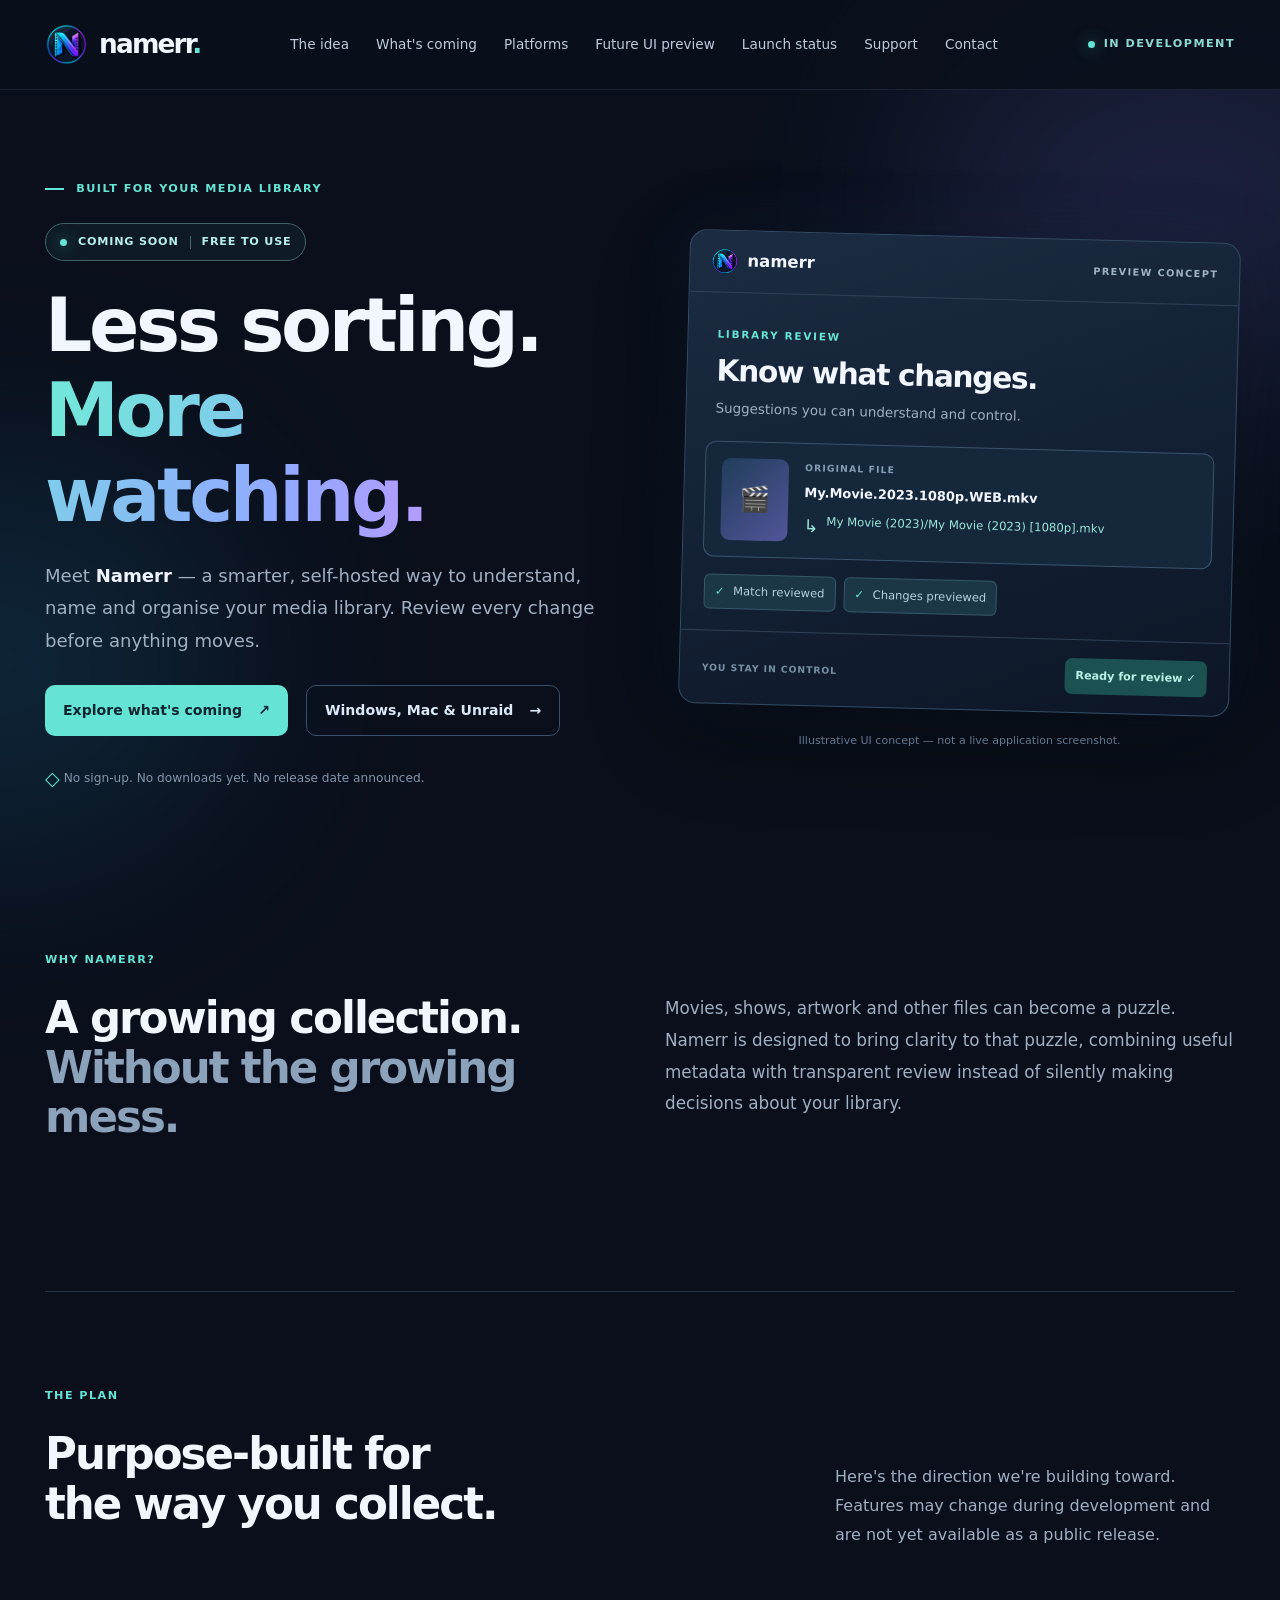
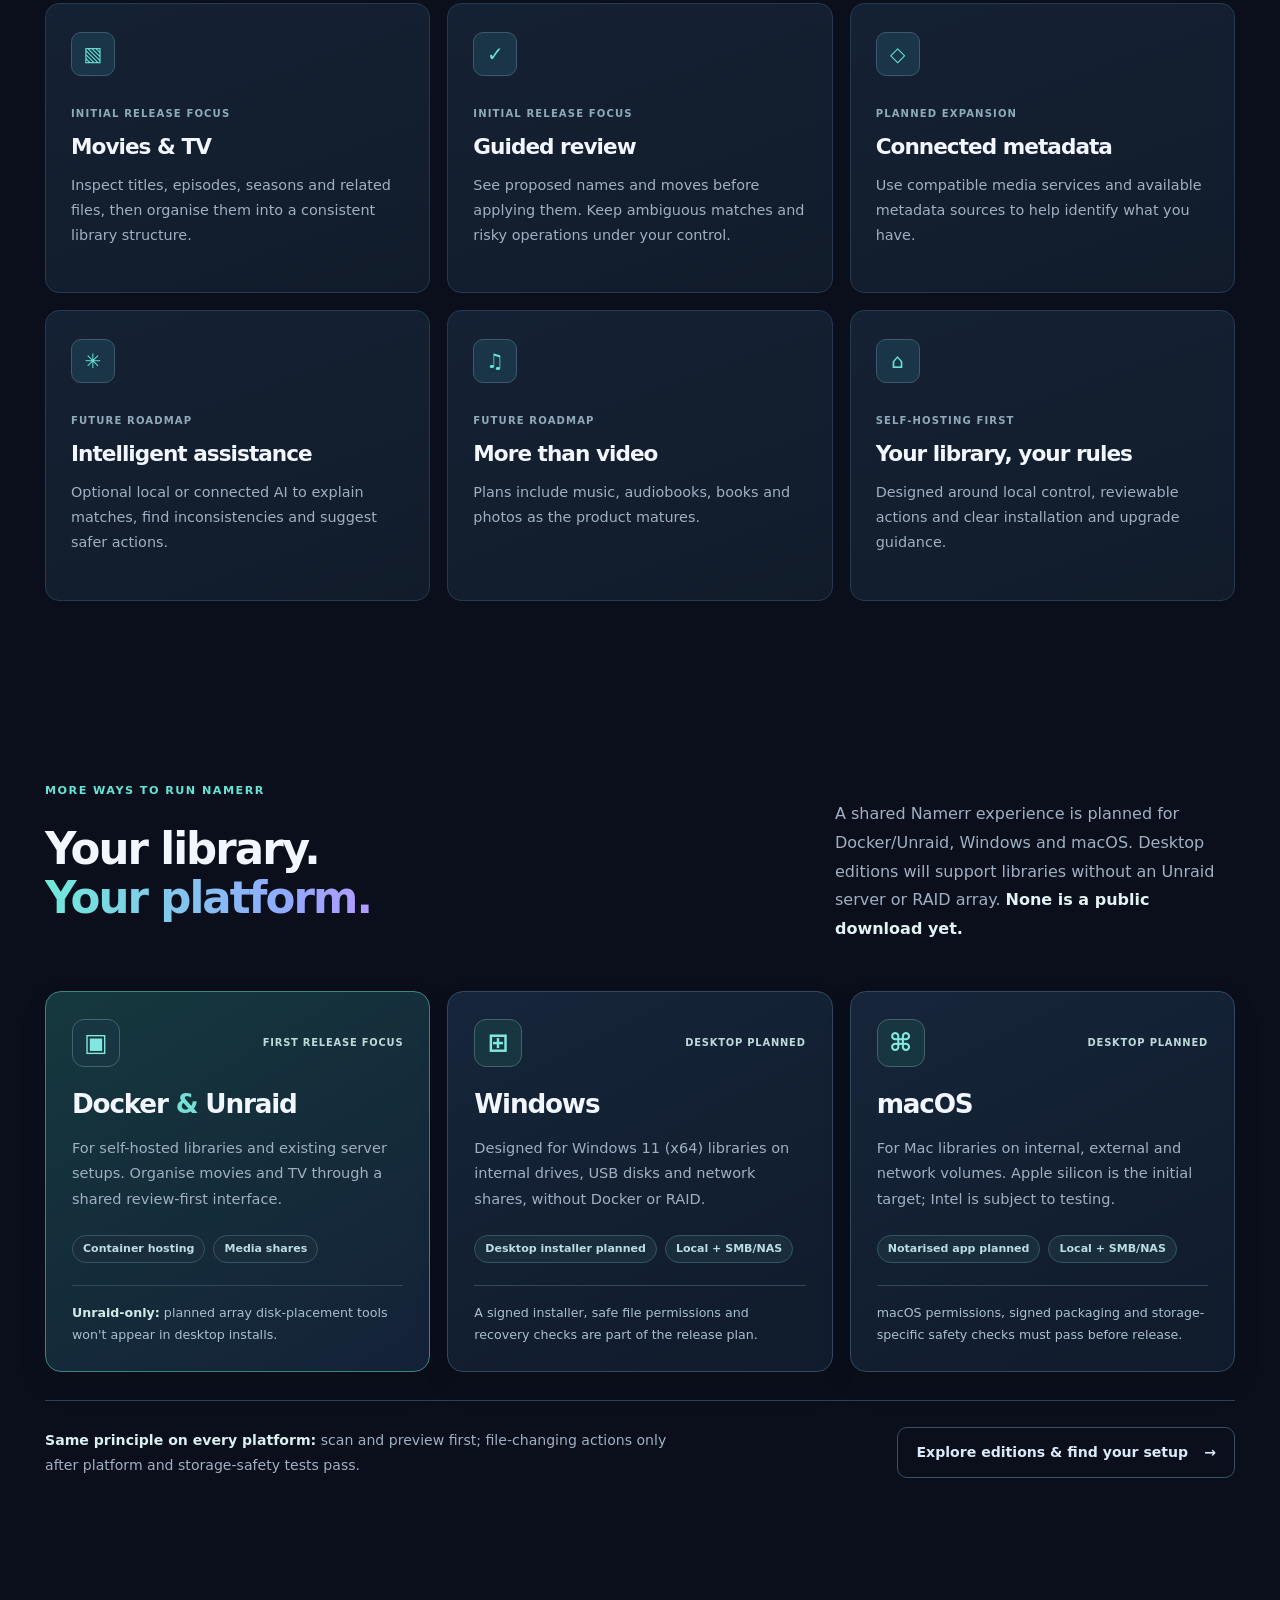
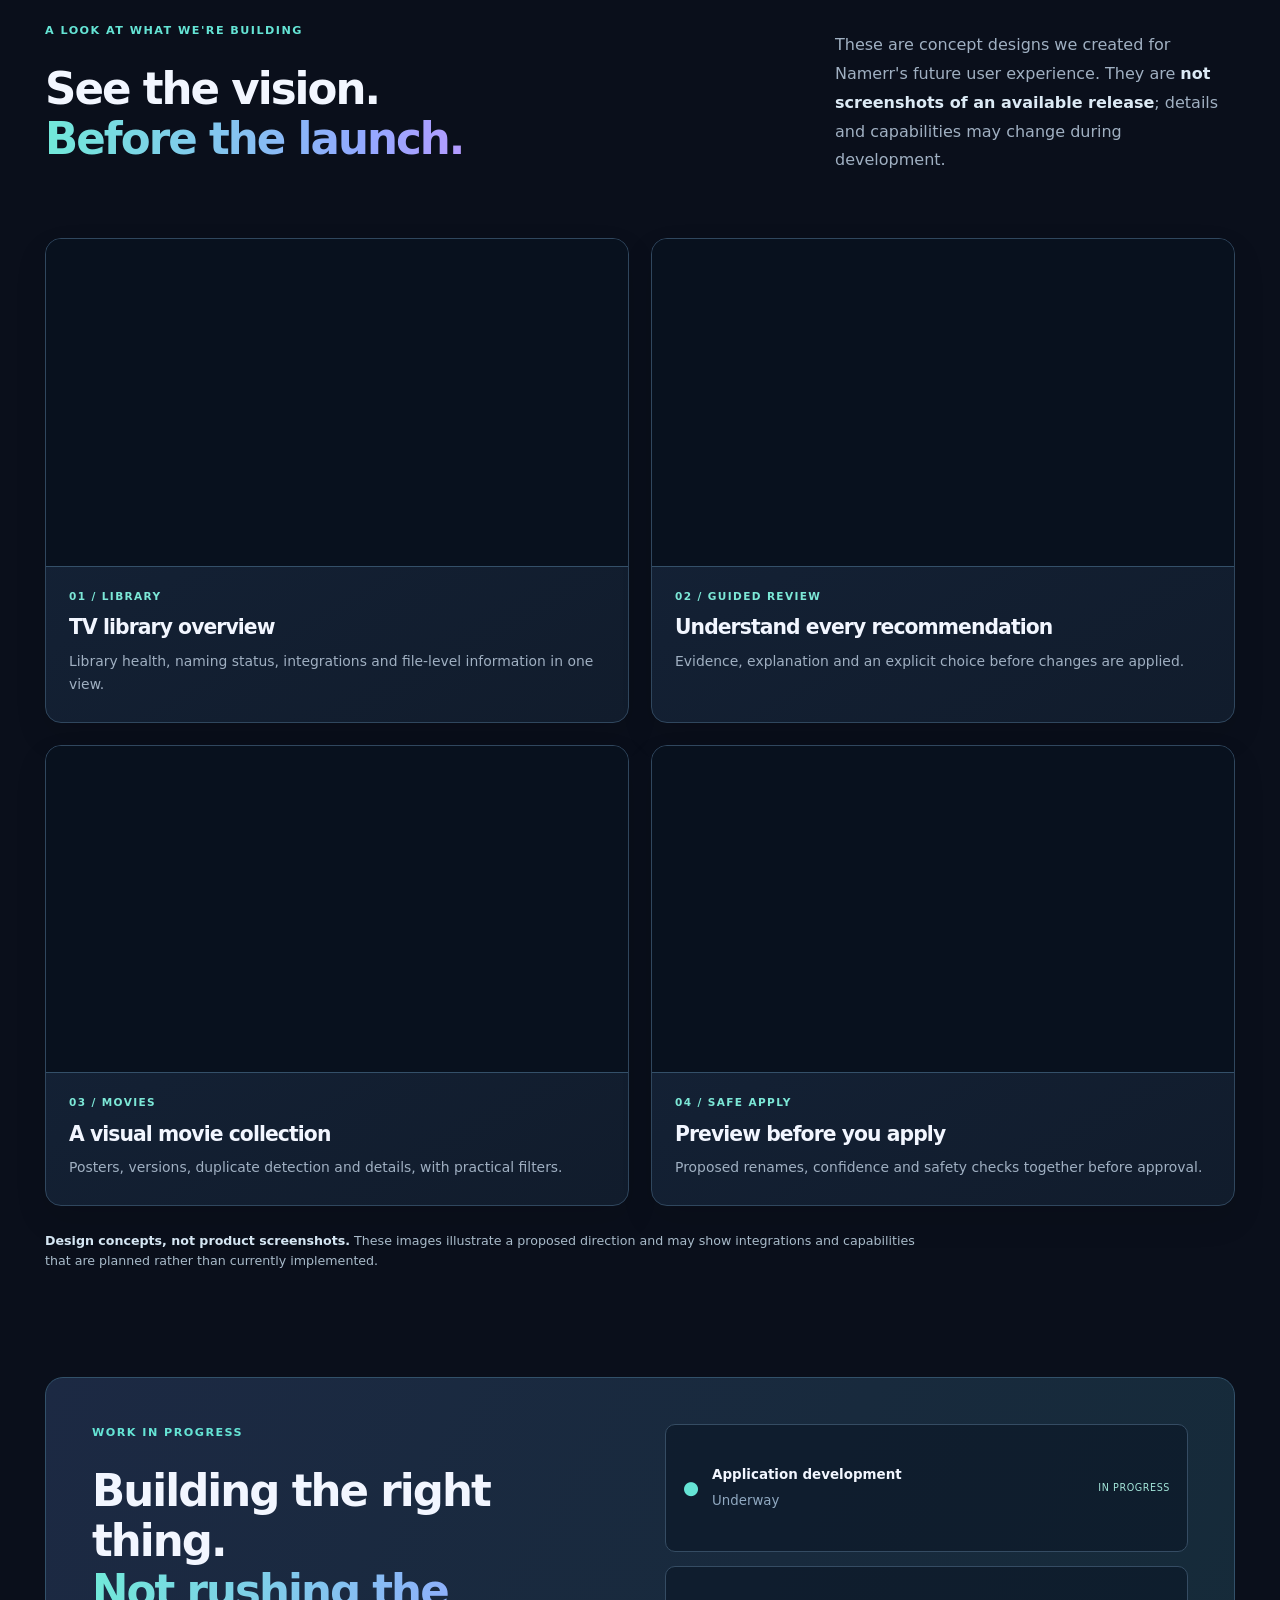
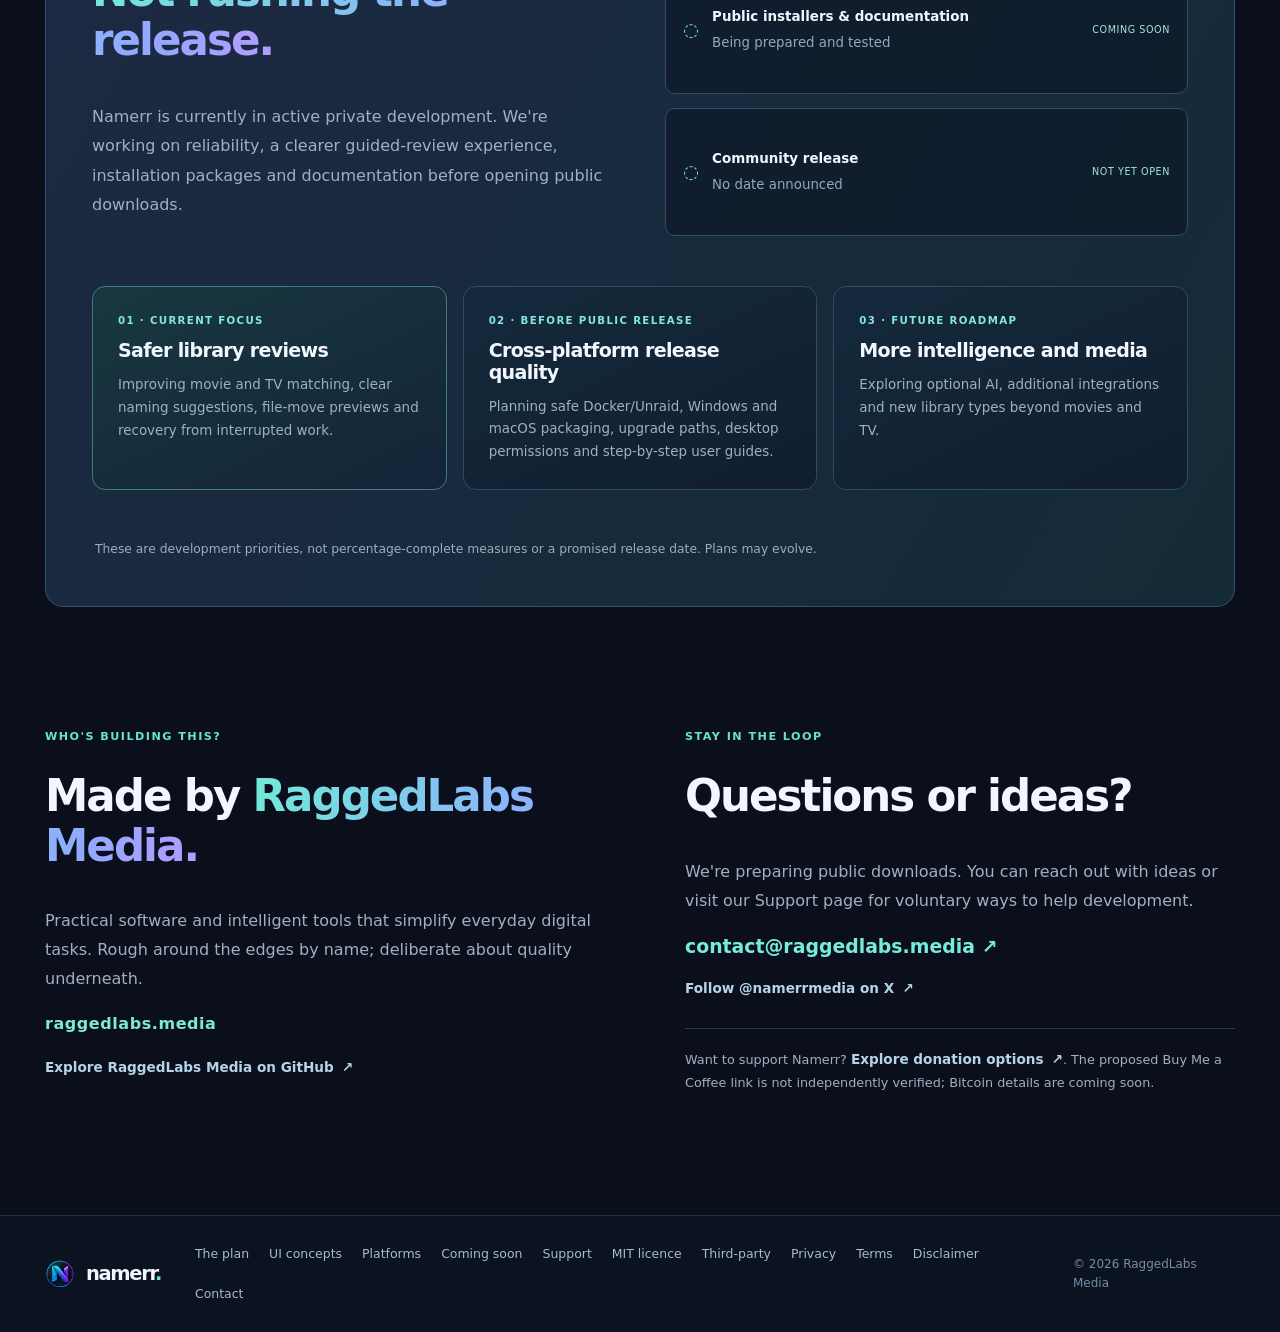
<file: docs.html>
<!doctype html><html lang="en"><head><meta charset="utf-8"><meta name="viewport" content="width=device-width,initial-scale=1"><meta name="robots" content="noindex,follow"><meta name="theme-color" content="#0b1020"><title>Documentation is coming soon | Namerr</title><meta name="description" content="Namerr is in development. Visit the coming-soon homepage for project information."><link rel="icon" type="image/png" href="./assets/namerr-logo-8dd16181.png"><link rel="canonical" href="https://ragged-labs.github.io/namerr-site/"><link rel="stylesheet" href="./assets/coming-soon.css?v=5"><meta http-equiv="refresh" content="0; url=./#features"><meta property="og:type" content="website">
<meta property="og:site_name" content="Namerr">
<meta property="og:title" content="Documentation is coming soon | Namerr">
<meta property="og:description" content="Namerr documentation is in preparation. Explore planned features and support options.">
<meta property="og:url" content="https://ragged-labs.github.io/namerr-site/">
<meta property="og:image" content="https://ragged-labs.github.io/namerr-site/assets/namerr-logo-8dd16181.png">
<meta property="og:image:alt" content="Namerr application icon">
<meta name="twitter:card" content="summary">
<meta name="twitter:site" content="@namerrmedia">
</head><body><main class="shell unavailable-page"><a class="brand" href="./"><img src="./assets/namerr-logo-8dd16181.png" width="38" height="38" alt=""><span>namerr<span class="brand-period">.</span></span></a><p class="eyebrow" style="margin-top:45px">COMING SOON</p><h1>Documentation is coming soon</h1><p>Namerr is preparing its public release. Public downloads and subscriptions are not available yet. <a href="./support.html">Optional Buy Me a Coffee support</a> is available, while Bitcoin donations are still planned.</p><a class="primary-link" href="./#features">Go to Namerr's coming-soon page ↗</a><p style="margin-top:26px">Questions? <a href="mailto:contact@raggedlabs.media">contact@raggedlabs.media</a></p></main></body></html>
</file>
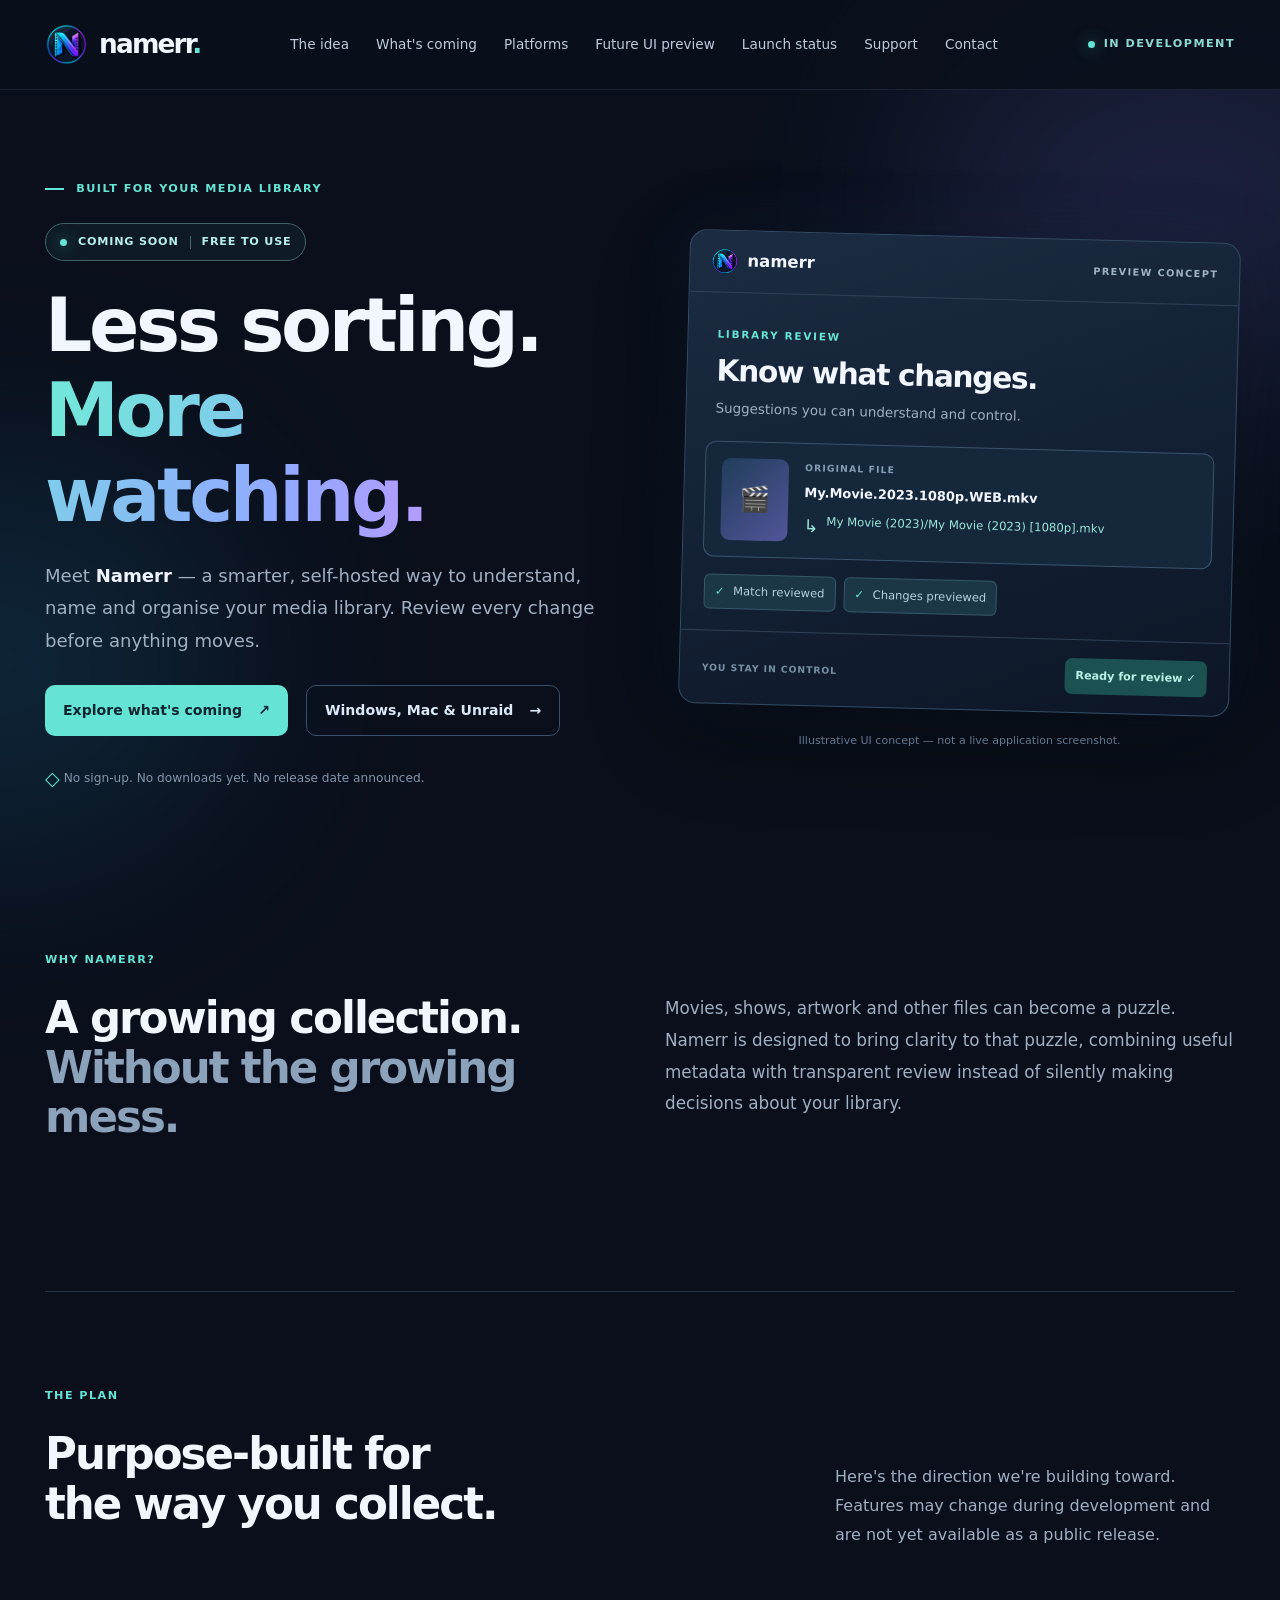
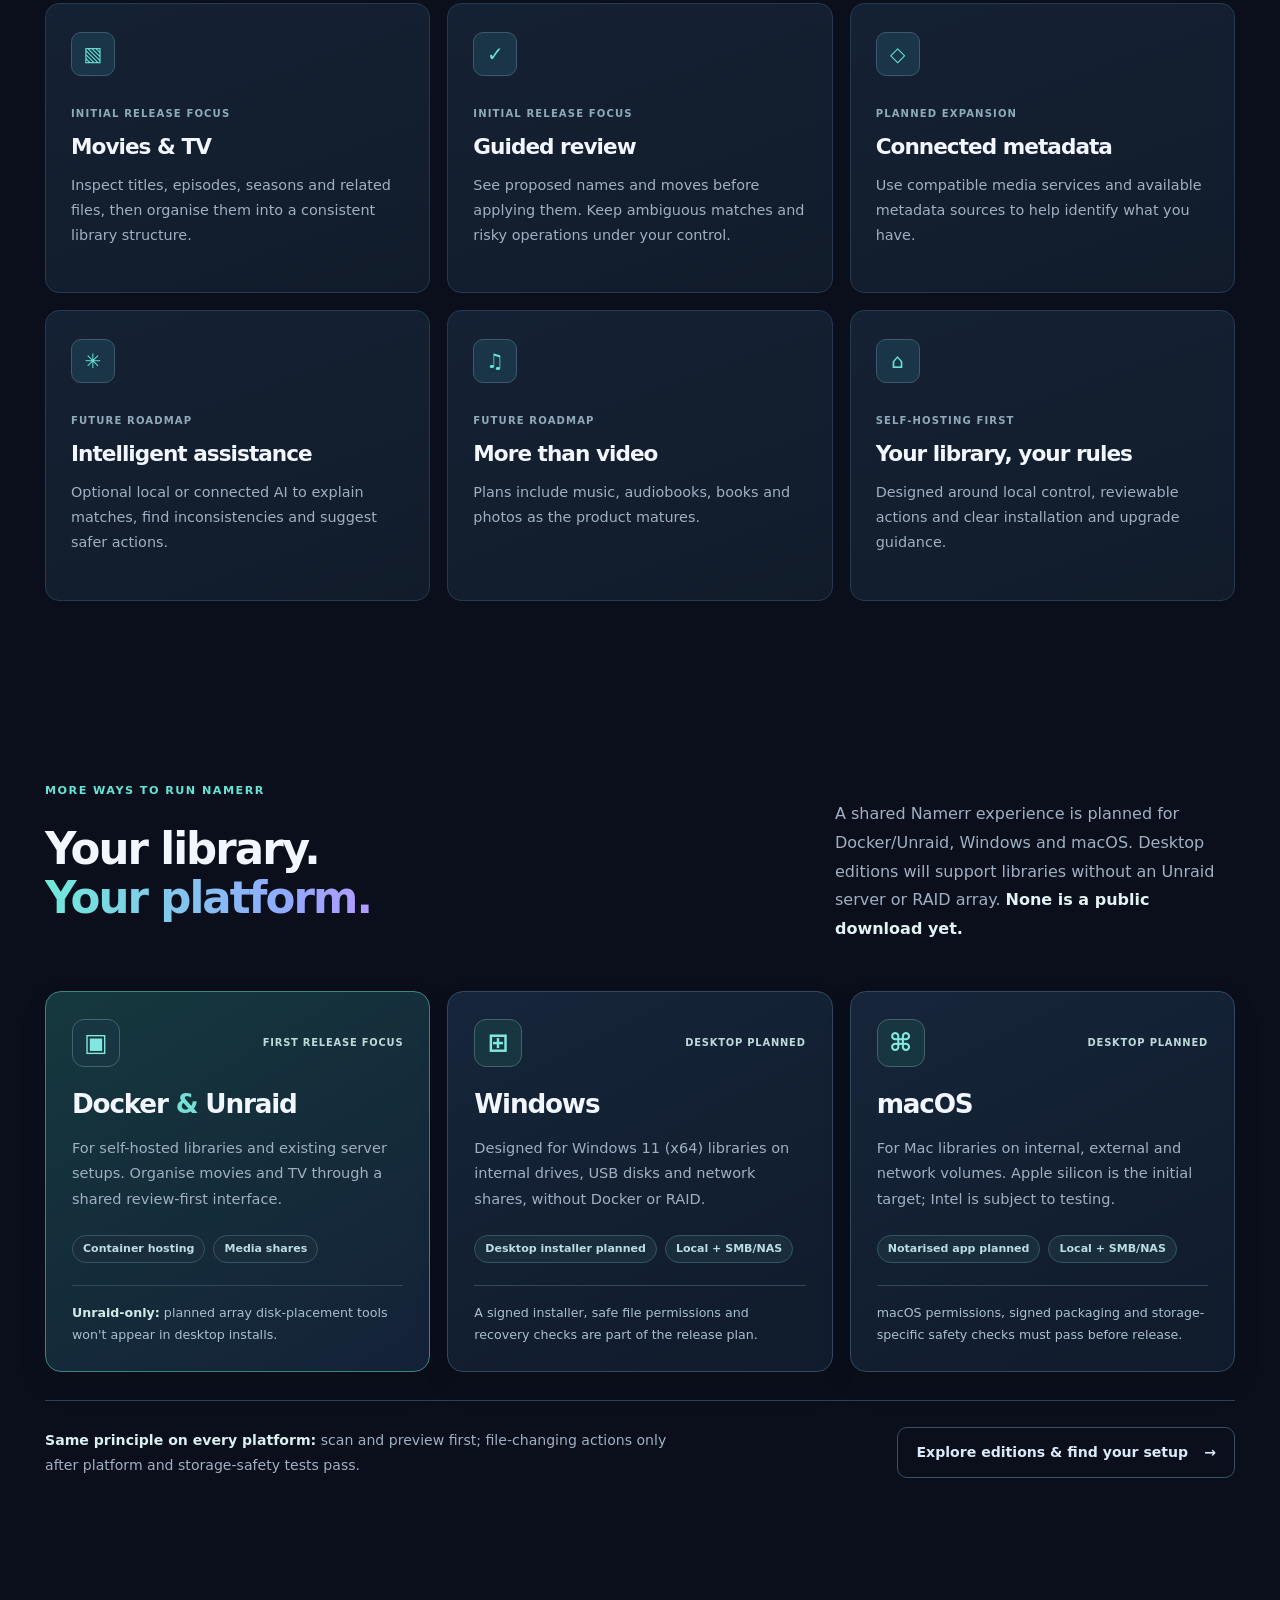
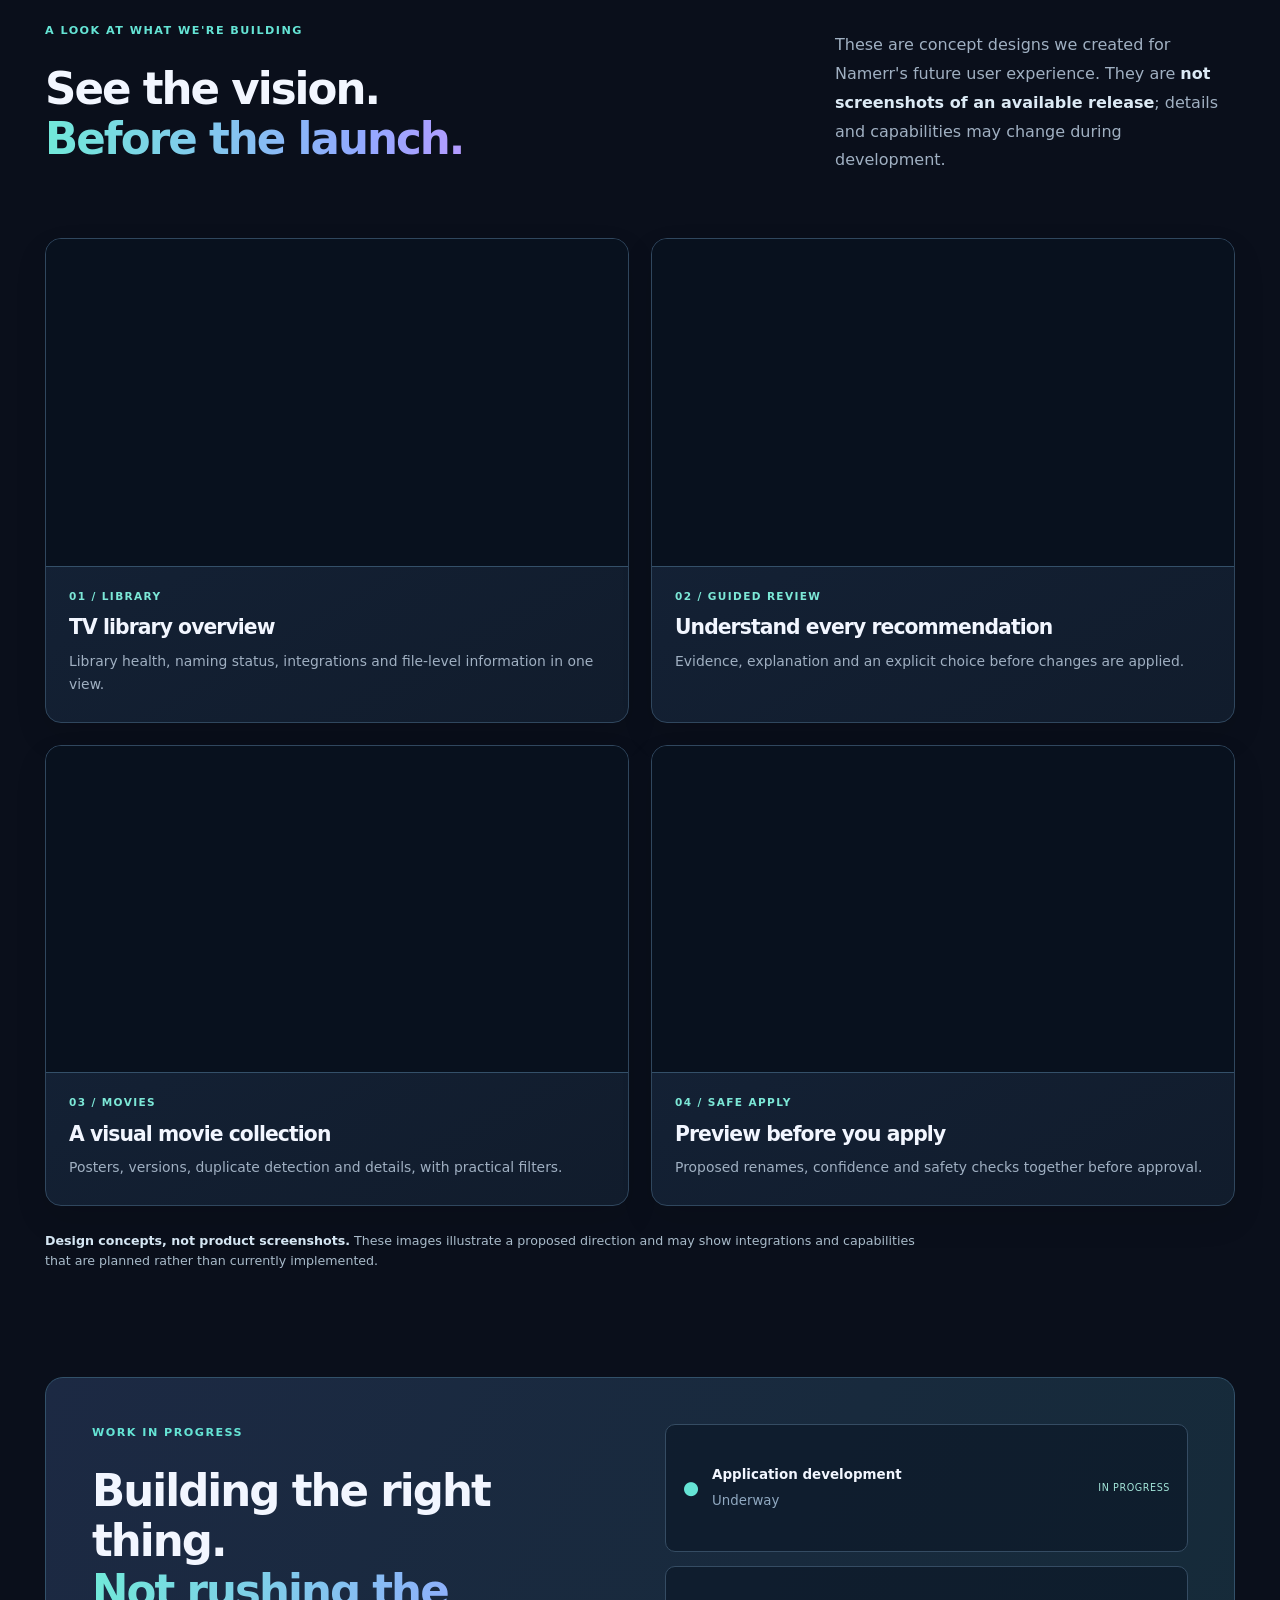
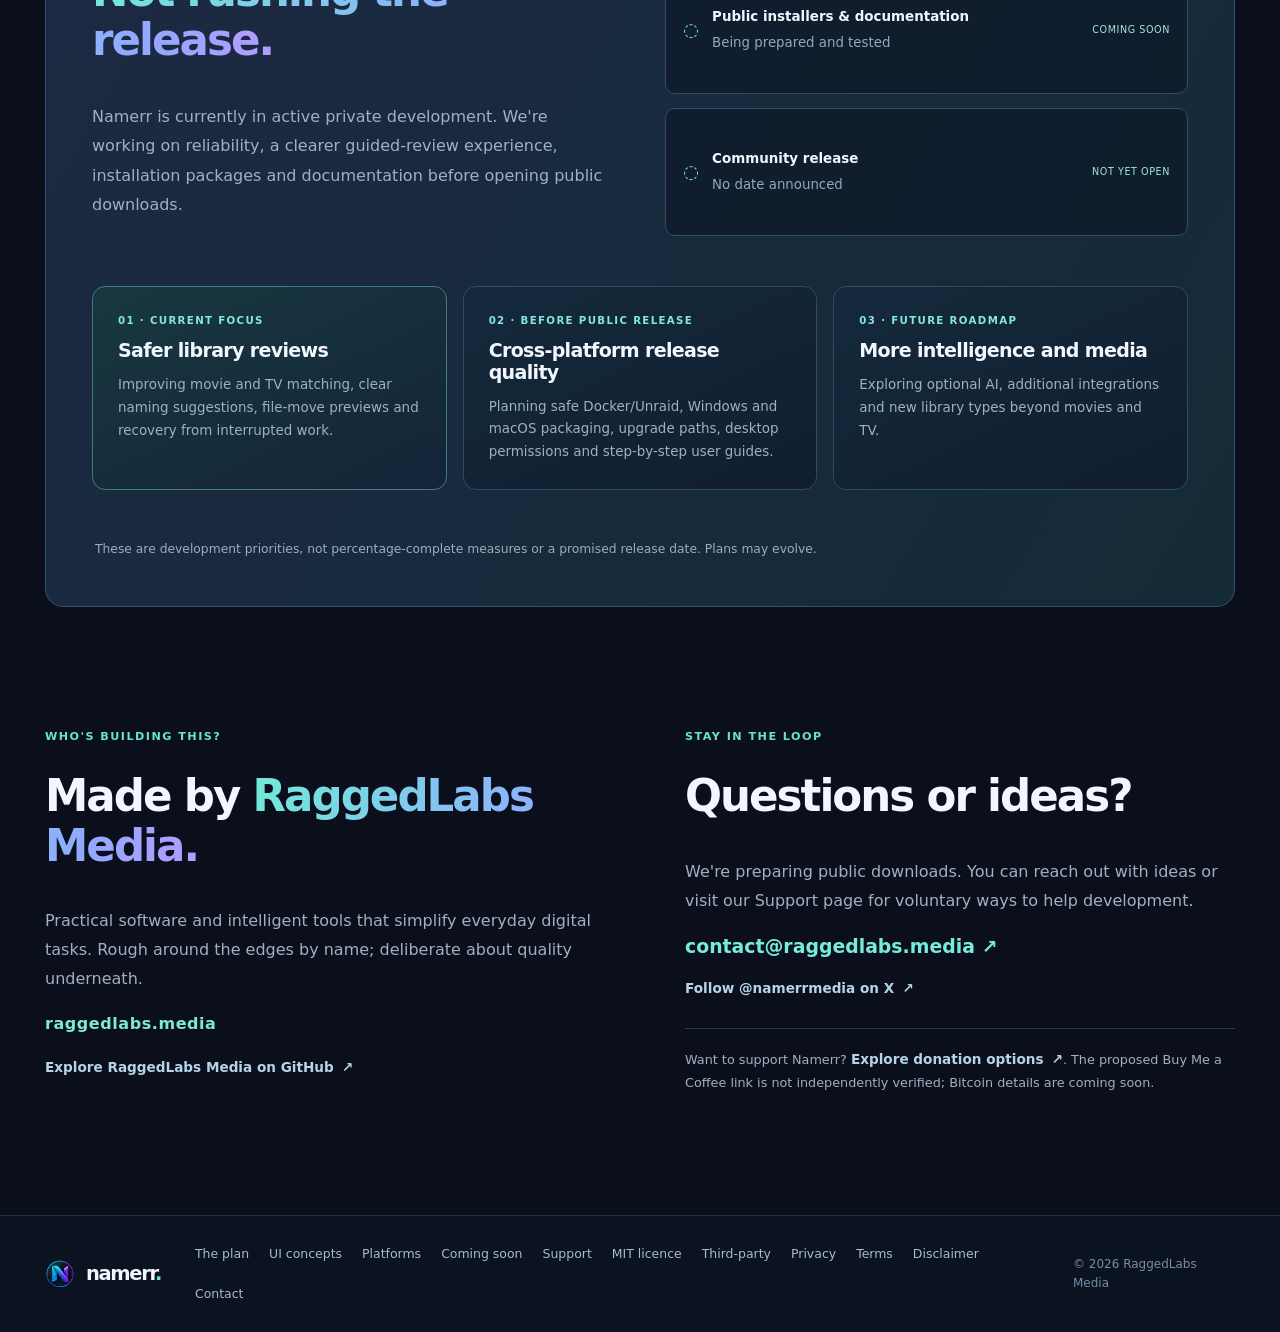
<file: downloads.html>
<!doctype html><html lang="en"><head><meta charset="utf-8"><meta name="viewport" content="width=device-width,initial-scale=1"><meta name="robots" content="noindex,follow"><meta name="theme-color" content="#0b1020"><title>Namerr downloads are coming soon | Namerr</title><meta name="description" content="Namerr is in development. Visit the coming-soon homepage for project information."><link rel="icon" type="image/png" href="./assets/namerr-logo-8dd16181.png"><link rel="canonical" href="https://ragged-labs.github.io/namerr-site/"><link rel="stylesheet" href="./assets/coming-soon.css?v=5"><meta http-equiv="refresh" content="0; url=./#launch"><meta property="og:type" content="website">
<meta property="og:site_name" content="Namerr">
<meta property="og:title" content="Namerr downloads are coming soon | Namerr">
<meta property="og:description" content="Namerr public downloads aren't available yet. See the Coming Soon release status.">
<meta property="og:url" content="https://ragged-labs.github.io/namerr-site/">
<meta property="og:image" content="https://ragged-labs.github.io/namerr-site/assets/namerr-logo-8dd16181.png">
<meta property="og:image:alt" content="Namerr application icon">
<meta name="twitter:card" content="summary">
<meta name="twitter:site" content="@namerrmedia">
</head><body><main class="shell unavailable-page"><a class="brand" href="./"><img src="./assets/namerr-logo-8dd16181.png" width="38" height="38" alt=""><span>namerr<span class="brand-period">.</span></span></a><p class="eyebrow" style="margin-top:45px">COMING SOON</p><h1>Namerr downloads are coming soon</h1><p>Namerr is preparing its public release. Public downloads and subscriptions are not available yet. <a href="./support.html">Optional Buy Me a Coffee support</a> is available, while Bitcoin donations are still planned.</p><a class="primary-link" href="./#launch">Go to Namerr's coming-soon page ↗</a><p style="margin-top:26px">Questions? <a href="mailto:contact@raggedlabs.media">contact@raggedlabs.media</a></p></main></body></html>
</file>
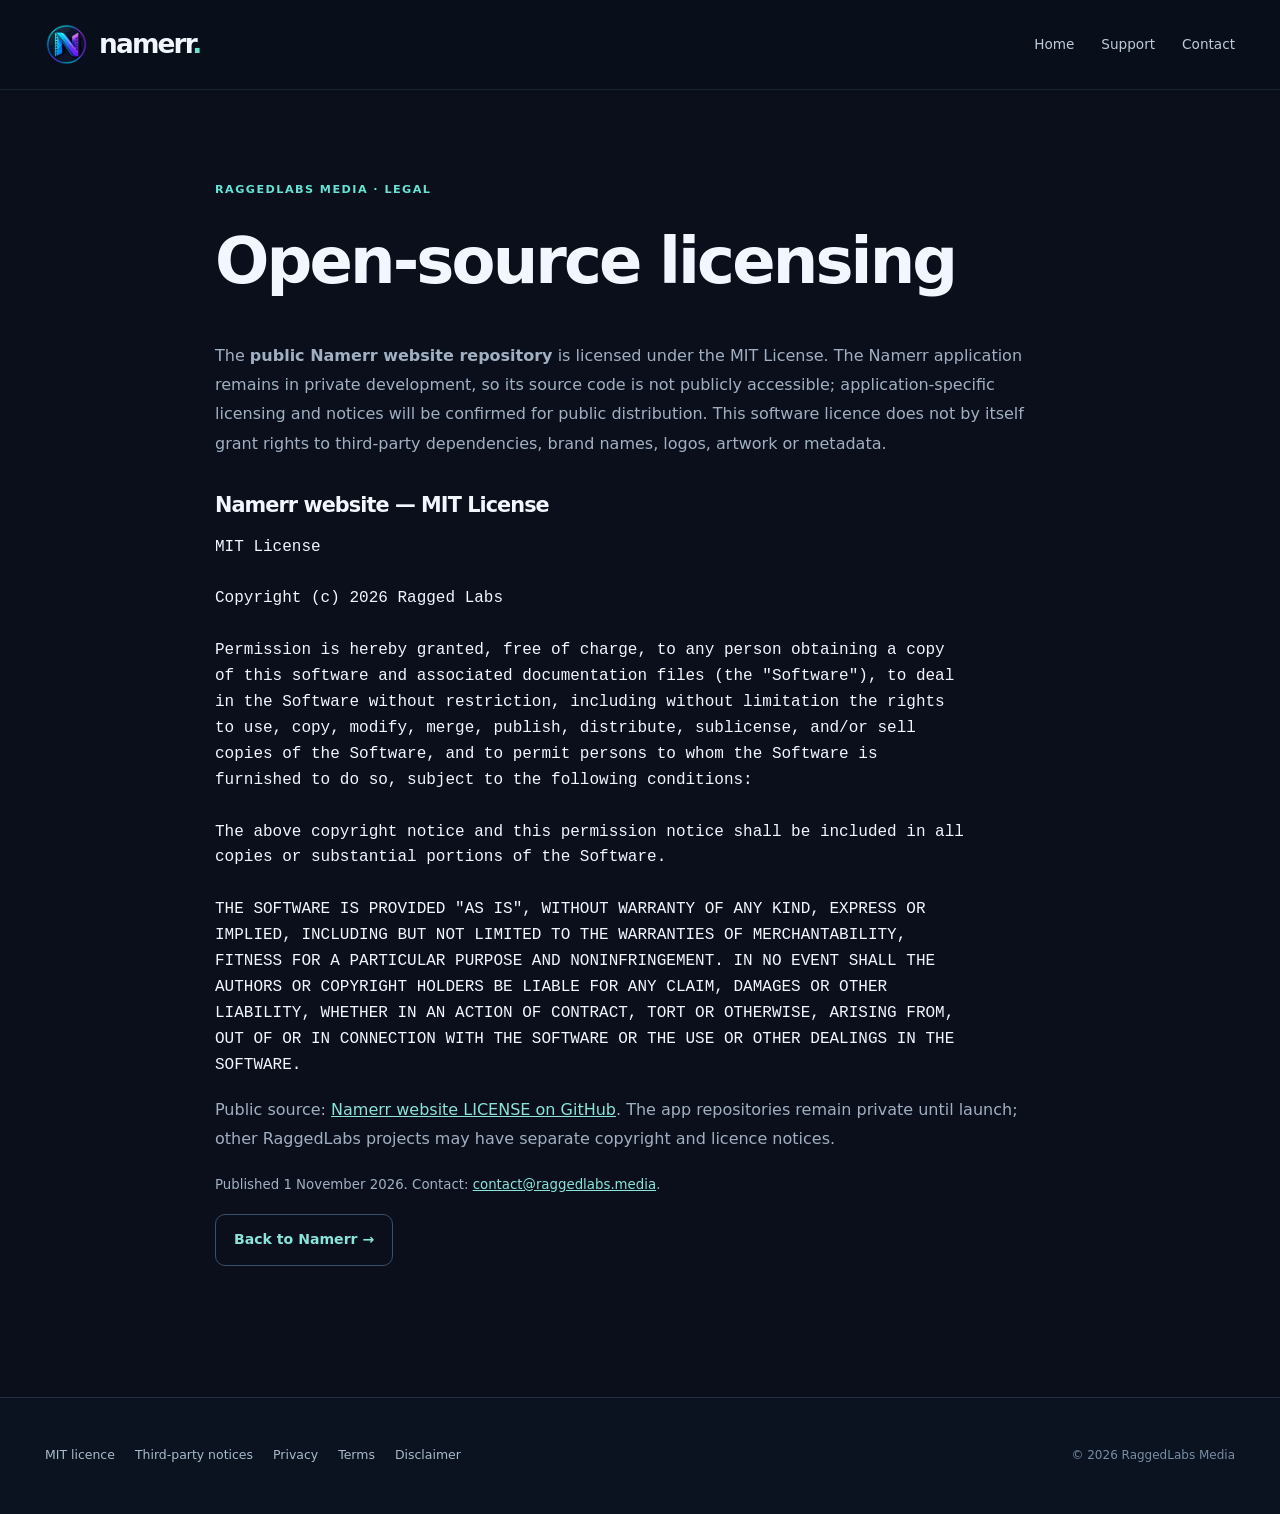
<file: licenses.html>
<!doctype html><html lang="en"><head><meta charset="utf-8"><meta name="viewport" content="width=device-width,initial-scale=1"><meta name="theme-color" content="#0b1020"><meta name="color-scheme" content="dark"><title>Open-source licensing | Namerr</title><link rel="icon" type="image/png" href="./assets/namerr-logo-8dd16181.png"><link rel="stylesheet" href="./assets/coming-soon.css?v=5"><meta name="description" content="MIT licence for the public Namerr website, plus application licensing information before public release.">
<link rel="canonical" href="https://ragged-labs.github.io/namerr-site/licenses.html">
<meta property="og:type" content="website">
<meta property="og:site_name" content="Namerr">
<meta property="og:title" content="Open-source licensing | Namerr">
<meta property="og:description" content="MIT licence for the public Namerr website, plus application licensing information before public release.">
<meta property="og:url" content="https://ragged-labs.github.io/namerr-site/licenses.html">
<meta property="og:image" content="https://ragged-labs.github.io/namerr-site/assets/namerr-logo-8dd16181.png">
<meta property="og:image:alt" content="Namerr application icon">
<meta name="twitter:card" content="summary">
<meta name="twitter:site" content="@namerrmedia">
</head><body><a class="skip-link" href="#main">Skip to main content</a><header class="site-header"><div class="shell header-inner"><a class="brand" href="./"><img src="./assets/namerr-logo-8dd16181.png" width="43" height="43" alt=""><span>namerr<span class="brand-period">.</span></span></a><nav class="main-nav" aria-label="Main navigation"><a href="./">Home</a><a href="./support.html">Support</a><a href="mailto:contact@raggedlabs.media">Contact</a></nav></div></header><main class="shell privacy-page" id="main"><p class="eyebrow">RAGGEDLABS MEDIA · LEGAL</p><h1>Open-source licensing</h1><p>The <strong>public Namerr website repository</strong> is licensed under the MIT License. The Namerr application remains in private development, so its source code is not publicly accessible; application-specific licensing and notices will be confirmed for public distribution. This software licence does not by itself grant rights to third-party dependencies, brand names, logos, artwork or metadata.</p><h2>Namerr website — MIT License</h2><pre style="white-space:pre-wrap;overflow-wrap:anywhere">MIT License

Copyright (c) 2026 Ragged Labs

Permission is hereby granted, free of charge, to any person obtaining a copy
of this software and associated documentation files (the "Software"), to deal
in the Software without restriction, including without limitation the rights
to use, copy, modify, merge, publish, distribute, sublicense, and/or sell
copies of the Software, and to permit persons to whom the Software is
furnished to do so, subject to the following conditions:

The above copyright notice and this permission notice shall be included in all
copies or substantial portions of the Software.

THE SOFTWARE IS PROVIDED "AS IS", WITHOUT WARRANTY OF ANY KIND, EXPRESS OR
IMPLIED, INCLUDING BUT NOT LIMITED TO THE WARRANTIES OF MERCHANTABILITY,
FITNESS FOR A PARTICULAR PURPOSE AND NONINFRINGEMENT. IN NO EVENT SHALL THE
AUTHORS OR COPYRIGHT HOLDERS BE LIABLE FOR ANY CLAIM, DAMAGES OR OTHER
LIABILITY, WHETHER IN AN ACTION OF CONTRACT, TORT OR OTHERWISE, ARISING FROM,
OUT OF OR IN CONNECTION WITH THE SOFTWARE OR THE USE OR OTHER DEALINGS IN THE
SOFTWARE.
</pre><p>Public source: <a href="https://github.com/Ragged-Labs/namerr-site/blob/main/LICENSE" target="_blank" rel="noopener noreferrer">Namerr website LICENSE on GitHub</a>. The app repositories remain private until launch; other RaggedLabs projects may have separate copyright and licence notices.</p><p><small>Published 1 November 2026. Contact: <a href="mailto:contact@raggedlabs.media">contact@raggedlabs.media</a>.</small></p><p><a class="secondary-link" href="./">Back to Namerr →</a></p></main><footer class="site-footer"><div class="shell footer-inner"><div class="footer-links"><a href="./licenses.html">MIT licence</a><a href="./third-party.html">Third-party notices</a><a href="./privacy.html">Privacy</a><a href="./terms.html">Terms</a><a href="./disclaimer.html">Disclaimer</a></div><span class="footer-credit">© 2026 RaggedLabs Media</span></div></footer></body></html>
</file>
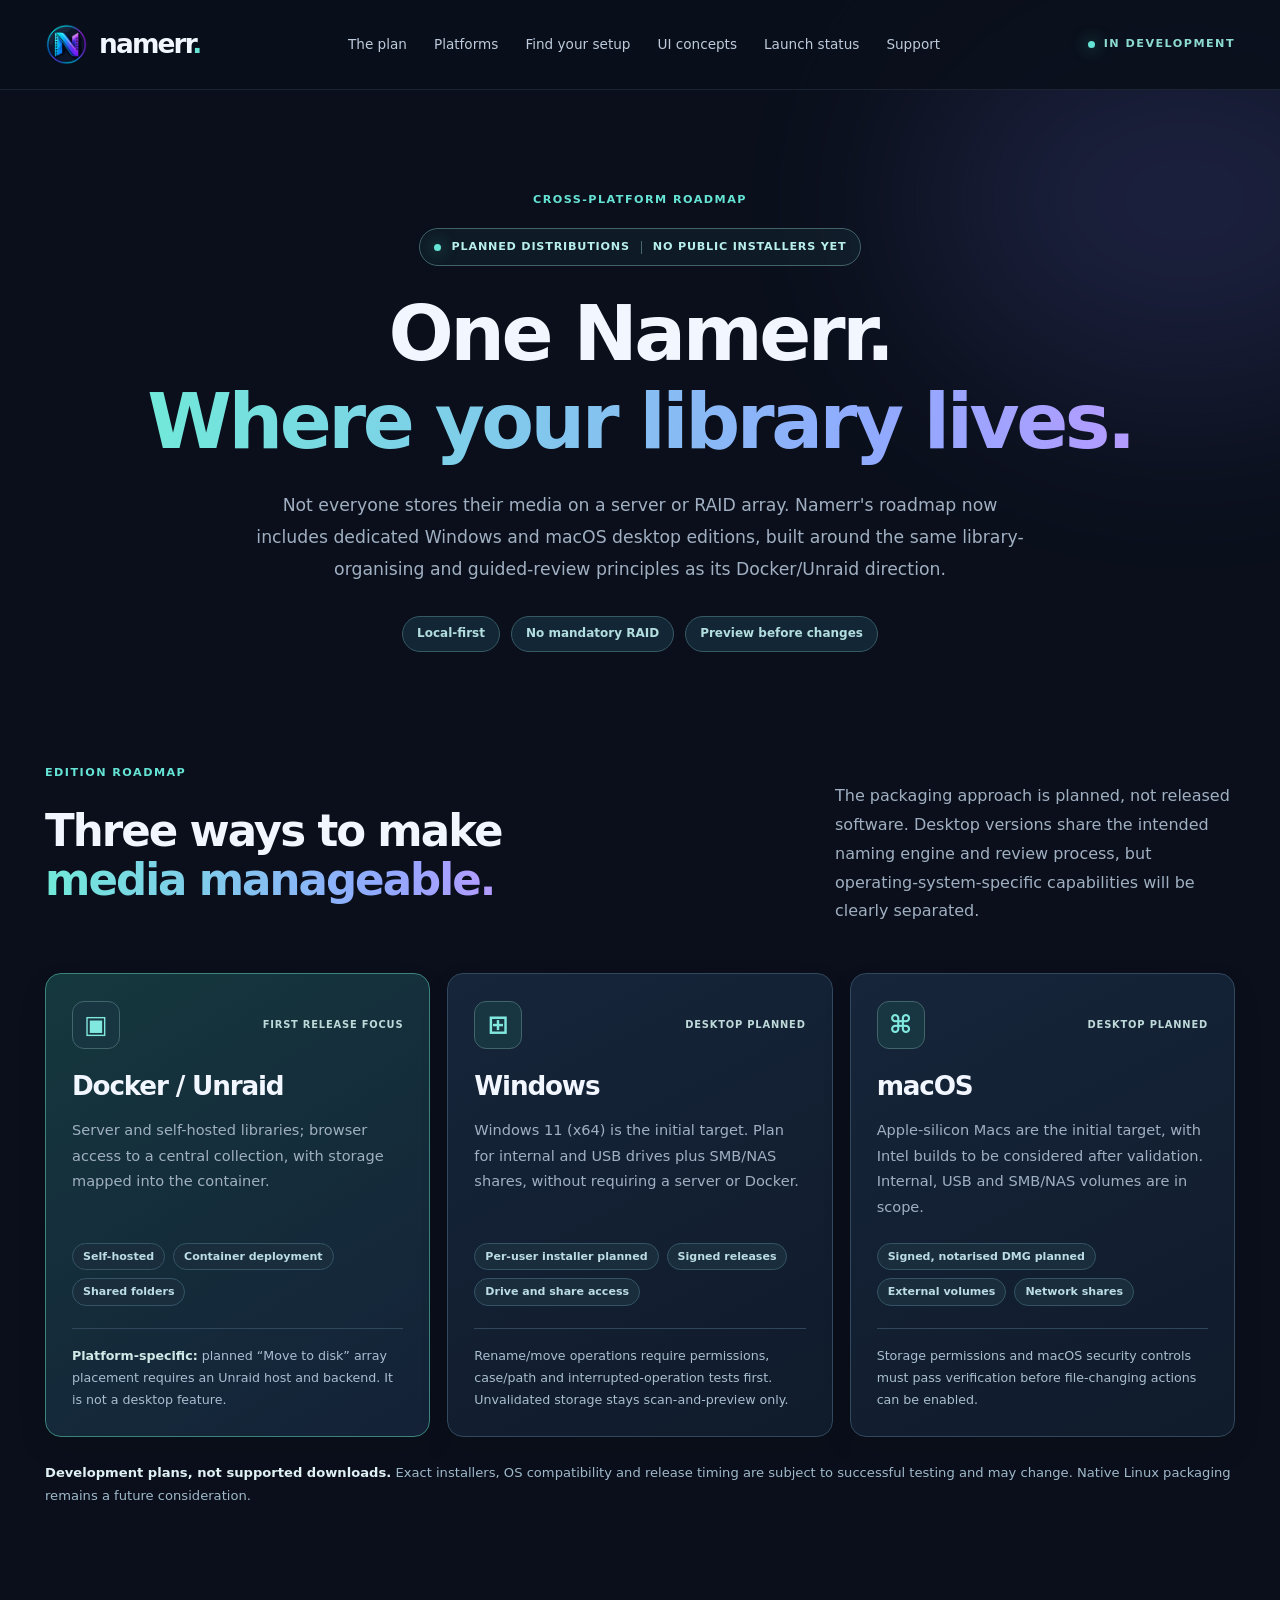
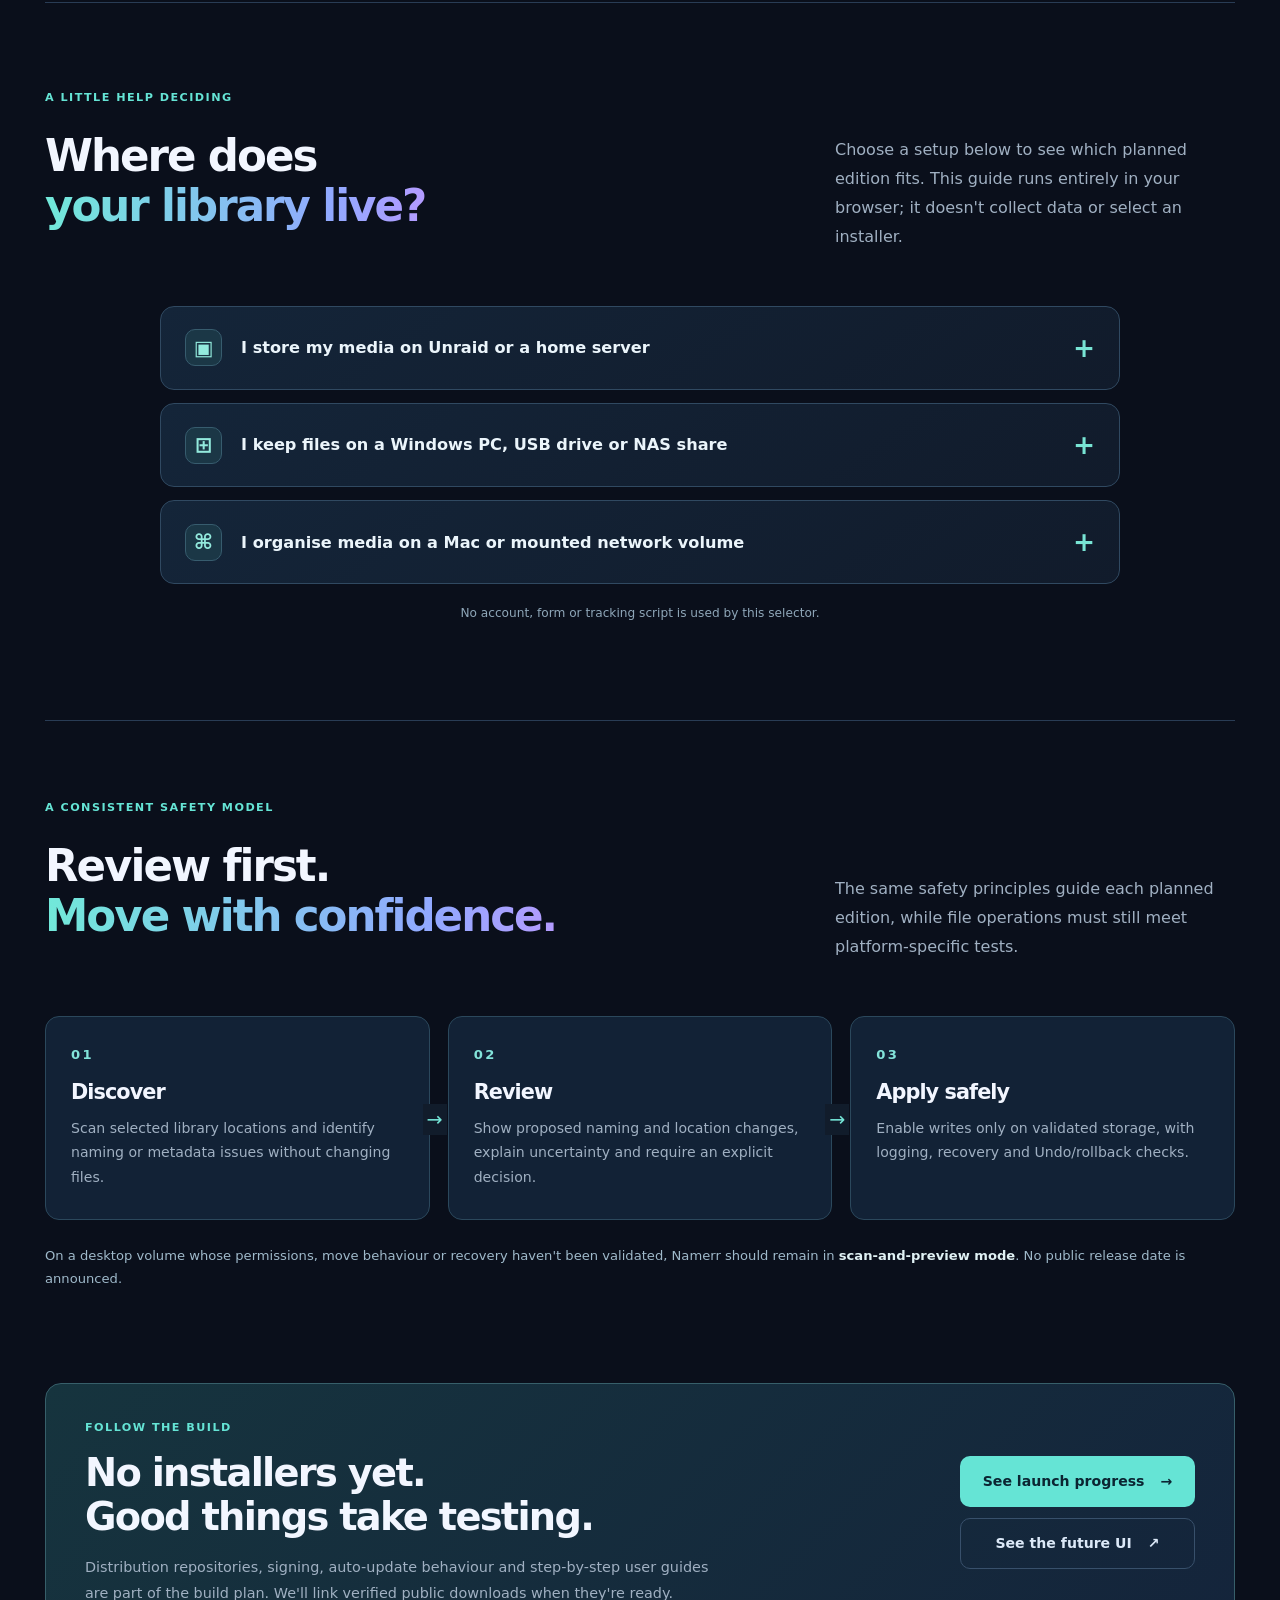
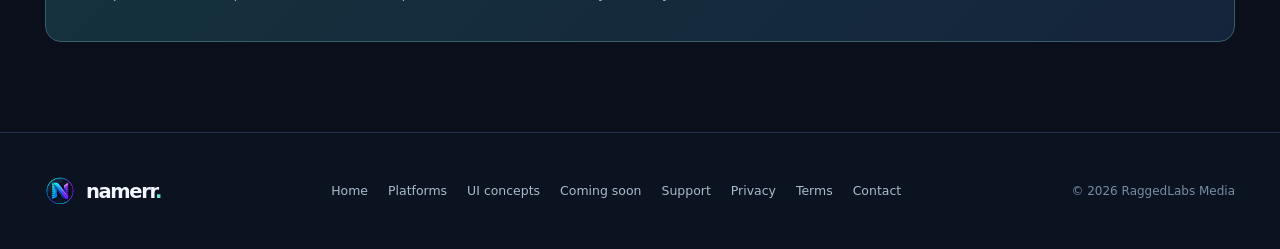
<file: platforms.html>
<!doctype html>
<html lang="en">
<head>
<meta charset="utf-8">
<meta name="viewport" content="width=device-width,initial-scale=1">
<meta name="theme-color" content="#0b1020">
<meta name="color-scheme" content="dark">
<title>Namerr for Windows, Mac, Docker &amp; Unraid — Planned Editions</title>
<meta name="description" content="See the Namerr platform roadmap for Docker and Unraid, Windows 11 and macOS, plus an interactive guide to choosing the right planned edition for your media library.">
<link rel="canonical" href="https://ragged-labs.github.io/namerr-site/platforms.html">
<link rel="icon" type="image/png" href="./assets/namerr-logo-8dd16181.png">
<link rel="apple-touch-icon" href="./assets/namerr-logo-8dd16181.png">
<link rel="stylesheet" href="./assets/coming-soon.css?v=6">
<meta property="og:type" content="website">
<meta property="og:site_name" content="Namerr">
<meta property="og:title" content="One Namerr. Your platform. — Planned Windows, Mac &amp; Unraid editions">
<meta property="og:description" content="Find the planned Namerr edition for your library: Docker/Unraid, Windows or macOS. No public downloads yet.">
<meta property="og:url" content="https://ragged-labs.github.io/namerr-site/platforms.html">
<meta property="og:image" content="https://ragged-labs.github.io/namerr-site/assets/namerr-logo-8dd16181.png">
<meta property="og:image:alt" content="Namerr icon featuring a stylised N">
<meta name="twitter:card" content="summary">
<meta name="twitter:site" content="@namerrmedia">
</head>
<body>
<a class="skip-link" href="#main">Skip to main content</a>
<div class="ambient ambient-one" aria-hidden="true"></div>
<header class="site-header"><div class="shell header-inner">
  <a class="brand" href="./" aria-label="Namerr home"><img src="./assets/namerr-logo-8dd16181.png" width="43" height="43" alt=""><span>namerr<span class="brand-period">.</span></span></a>
  <nav class="main-nav" aria-label="Main navigation"><a href="./#features">The plan</a><a href="./platforms.html" aria-current="page">Platforms</a><a href="#setup">Find your setup</a><a href="./#previews">UI concepts</a><a href="./#launch">Launch status</a><a href="./support.html">Support</a></nav>
  <span class="nav-status"><span class="live-dot" aria-hidden="true"></span> IN DEVELOPMENT</span>
</div></header>
<main id="main">
<section class="platform-page-hero shell" aria-labelledby="platform-page-title">
  <p class="eyebrow">CROSS-PLATFORM ROADMAP</p>
  <div class="launch-badge"><span class="live-dot" aria-hidden="true"></span> PLANNED DISTRIBUTIONS <span class="badge-divider" aria-hidden="true"></span> NO PUBLIC INSTALLERS YET</div>
  <h1 id="platform-page-title">One Namerr.<br><span class="gradient-word">Where your library lives.</span></h1>
  <p class="platform-page-lead">Not everyone stores their media on a server or RAID array. Namerr's roadmap now includes dedicated Windows and macOS desktop editions, built around the same library-organising and guided-review principles as its Docker/Unraid direction.</p>
  <div class="platform-promise" aria-label="Design principles"><span>Local-first</span><span>No mandatory RAID</span><span>Preview before changes</span></div>
</section>
<section class="platforms shell platform-page-editions" id="editions" aria-labelledby="edition-heading">
  <div class="section-heading">
    <div><p class="eyebrow">EDITION ROADMAP</p><h2 id="edition-heading">Three ways to make<br><span class="gradient-word">media manageable.</span></h2></div>
    <p class="section-intro">The packaging approach is planned, not released software. Desktop versions share the intended naming engine and review process, but operating-system-specific capabilities will be clearly separated.</p>
  </div>
  <div class="platform-grid">
    <article class="platform-card platform-card-primary">
      <div class="platform-card-top"><span class="platform-symbol" aria-hidden="true">▣</span><span class="platform-state">FIRST RELEASE FOCUS</span></div>
      <h3>Docker / Unraid</h3>
      <p>Server and self-hosted libraries; browser access to a central collection, with storage mapped into the container.</p>
      <div class="platform-capabilities"><span>Self-hosted</span><span>Container deployment</span><span>Shared folders</span></div>
      <p class="platform-scope"><strong>Platform-specific:</strong> planned “Move to disk” array placement requires an Unraid host and backend. It is not a desktop feature.</p>
    </article>
    <article class="platform-card">
      <div class="platform-card-top"><span class="platform-symbol" aria-hidden="true">⊞</span><span class="platform-state">DESKTOP PLANNED</span></div>
      <h3>Windows</h3>
      <p>Windows 11 (x64) is the initial target. Plan for internal and USB drives plus SMB/NAS shares, without requiring a server or Docker.</p>
      <div class="platform-capabilities"><span>Per-user installer planned</span><span>Signed releases</span><span>Drive and share access</span></div>
      <p class="platform-scope">Rename/move operations require permissions, case/path and interrupted-operation tests first. Unvalidated storage stays scan-and-preview only.</p>
    </article>
    <article class="platform-card">
      <div class="platform-card-top"><span class="platform-symbol" aria-hidden="true">⌘</span><span class="platform-state">DESKTOP PLANNED</span></div>
      <h3>macOS</h3>
      <p>Apple-silicon Macs are the initial target, with Intel builds to be considered after validation. Internal, USB and SMB/NAS volumes are in scope.</p>
      <div class="platform-capabilities"><span>Signed, notarised DMG planned</span><span>External volumes</span><span>Network shares</span></div>
      <p class="platform-scope">Storage permissions and macOS security controls must pass verification before file-changing actions can be enabled.</p>
    </article>
  </div>
  <p class="platforms-disclaimer"><strong>Development plans, not supported downloads.</strong> Exact installers, OS compatibility and release timing are subject to successful testing and may change. Native Linux packaging remains a future consideration.</p>
</section>
<section class="setup-matcher shell" id="setup" aria-labelledby="setup-heading">
  <div class="section-heading">
    <div><p class="eyebrow">A LITTLE HELP DECIDING</p><h2 id="setup-heading">Where does<br><span class="gradient-word">your library live?</span></h2></div>
    <p class="section-intro">Choose a setup below to see which planned edition fits. This guide runs entirely in your browser; it doesn't collect data or select an installer.</p>
  </div>
  <div class="setup-choice-list">
    <details class="setup-choice"><summary><span class="setup-choice-symbol" aria-hidden="true">▣</span><span>I store my media on Unraid or a home server</span><span class="setup-chevron" aria-hidden="true">+</span></summary><div class="setup-answer"><strong>Look for Docker / Unraid.</strong><p>A central, self-hosted edition is planned for mapped folders and server-based libraries. Only a verified Unraid backend can offer future array-drive placement features.</p><a href="#editions">Compare the editions →</a></div></details>
    <details class="setup-choice"><summary><span class="setup-choice-symbol" aria-hidden="true">⊞</span><span>I keep files on a Windows PC, USB drive or NAS share</span><span class="setup-chevron" aria-hidden="true">+</span></summary><div class="setup-answer"><strong>Look for Namerr for Windows.</strong><p>A planned standalone Windows 11 (x64) edition is aimed at local and SMB/NAS libraries without requiring Docker or RAID. Network and disk-write support will be enabled only after storage safety tests.</p><a href="#editions">Explore Windows plans →</a></div></details>
    <details class="setup-choice"><summary><span class="setup-choice-symbol" aria-hidden="true">⌘</span><span>I organise media on a Mac or mounted network volume</span><span class="setup-chevron" aria-hidden="true">+</span></summary><div class="setup-answer"><strong>Look for Namerr for macOS.</strong><p>A planned Apple-silicon desktop app targets local, external and SMB/NAS volumes. Intel Macs remain under evaluation. macOS permissions and notarisation are release prerequisites.</p><a href="#editions">Explore Mac plans →</a></div></details>
  </div>
  <p class="setup-privacy">No account, form or tracking script is used by this selector.</p>
</section>
<section class="safety-path shell" id="safety" aria-labelledby="safety-heading">
  <div class="section-heading">
    <div><p class="eyebrow">A CONSISTENT SAFETY MODEL</p><h2 id="safety-heading">Review first.<br><span class="gradient-word">Move with confidence.</span></h2></div>
    <p class="section-intro">The same safety principles guide each planned edition, while file operations must still meet platform-specific tests.</p>
  </div>
  <ol class="safety-path-grid">
    <li><span class="safety-path-number">01</span><h3>Discover</h3><p>Scan selected library locations and identify naming or metadata issues without changing files.</p></li>
    <li><span class="safety-path-number">02</span><h3>Review</h3><p>Show proposed naming and location changes, explain uncertainty and require an explicit decision.</p></li>
    <li><span class="safety-path-number">03</span><h3>Apply safely</h3><p>Enable writes only on validated storage, with logging, recovery and Undo/rollback checks.</p></li>
  </ol>
  <p class="platforms-disclaimer">On a desktop volume whose permissions, move behaviour or recovery haven't been validated, Namerr should remain in <strong>scan-and-preview mode</strong>. No public release date is announced.</p>
</section>
<section class="platforms-bottom shell">
  <div><p class="eyebrow">FOLLOW THE BUILD</p><h2>No installers yet.<br>Good things take testing.</h2><p>Distribution repositories, signing, auto-update behaviour and step-by-step user guides are part of the build plan. We'll link verified public downloads when they're ready.</p></div>
  <div class="platforms-bottom-actions"><a class="primary-link" href="./#launch">See launch progress <span aria-hidden="true">→</span></a><a class="secondary-link" href="./#previews">See the future UI <span aria-hidden="true">↗</span></a></div>
</section>
</main>
<footer class="site-footer"><div class="shell footer-inner"><a class="brand footer-brand" href="./"><img src="./assets/namerr-logo-8dd16181.png" width="30" height="30" alt=""><span>namerr<span class="brand-period">.</span></span></a>
<div class="footer-links"><a href="./">Home</a><a href="./platforms.html" aria-current="page">Platforms</a><a href="./#previews">UI concepts</a><a href="./#launch">Coming soon</a><a href="./support.html">Support</a><a href="./privacy.html">Privacy</a><a href="./terms.html">Terms</a><a href="mailto:contact@raggedlabs.media">Contact</a></div><span class="footer-credit">© 2026 RaggedLabs Media</span></div></footer>
</body></html>
</file>
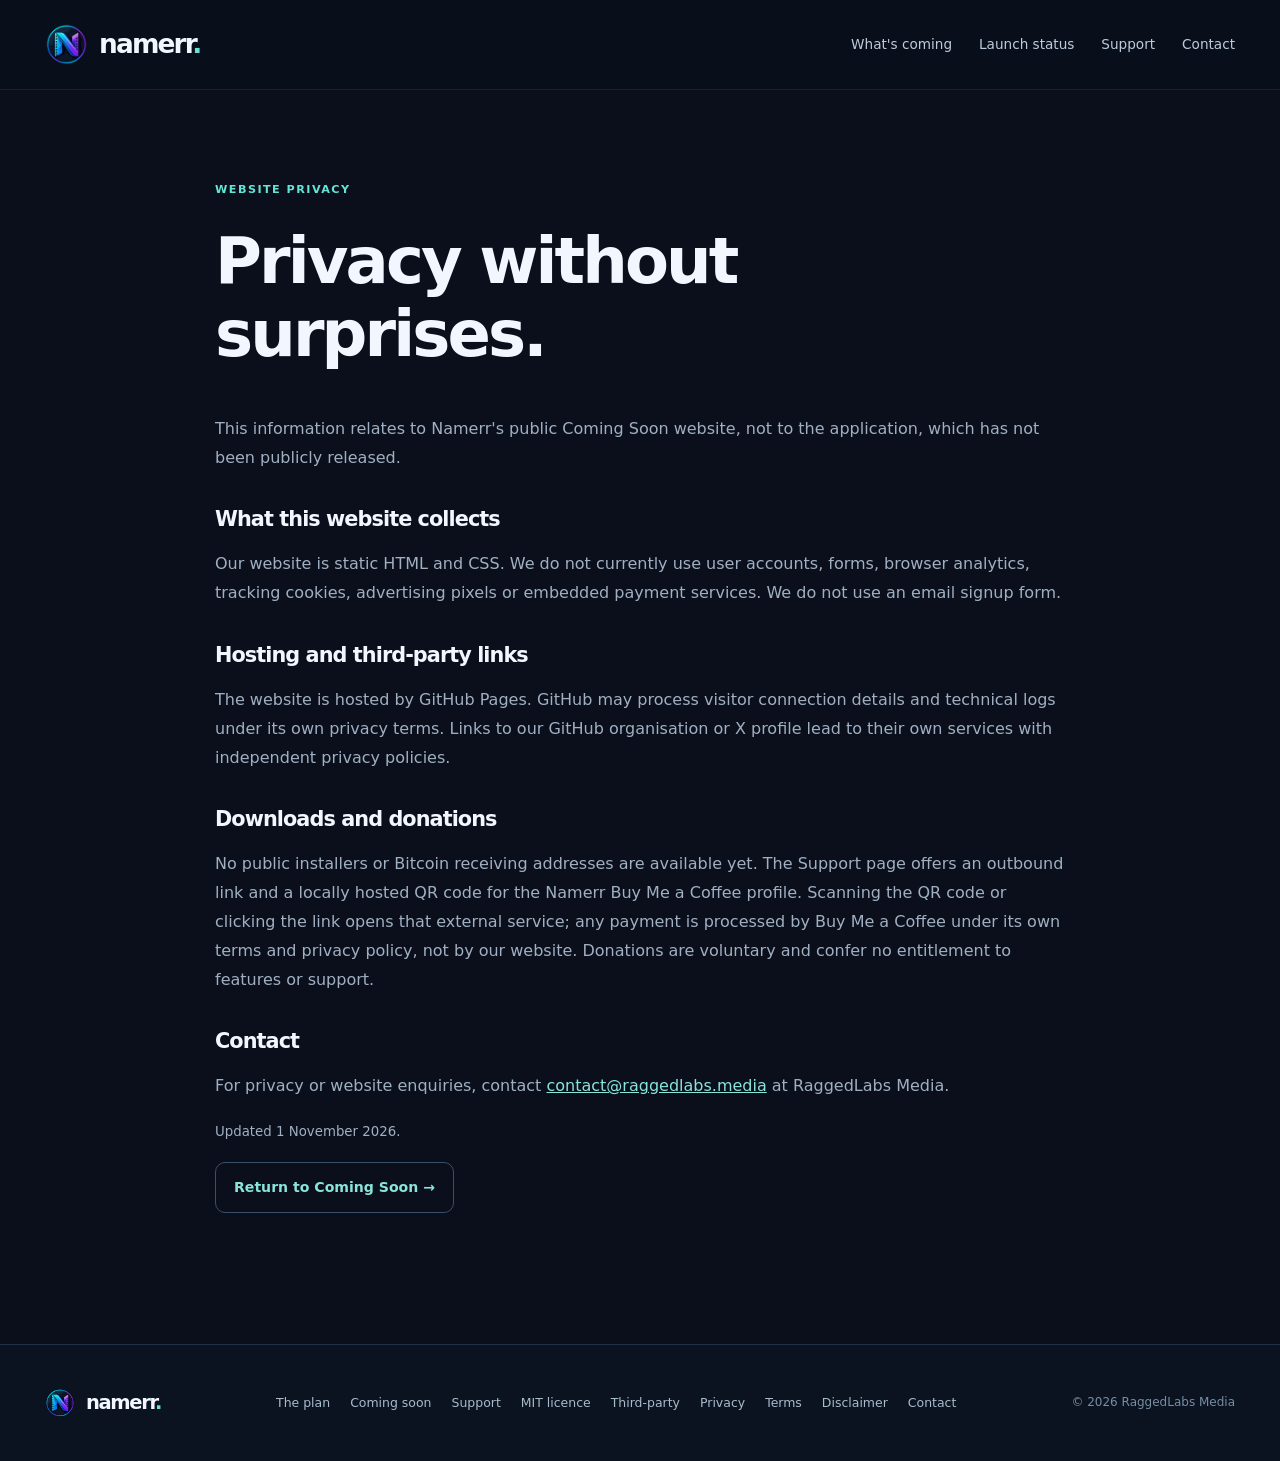
<file: privacy.html>
<!doctype html>
<html lang="en"><head><meta charset="utf-8"><meta name="viewport" content="width=device-width,initial-scale=1"><meta name="theme-color" content="#0b1020"><meta name="color-scheme" content="dark"><title>Website Privacy | Namerr</title><meta name="description" content="Privacy practices for the Namerr coming-soon website by RaggedLabs Media."><link rel="canonical" href="https://ragged-labs.github.io/namerr-site/privacy.html"><link rel="icon" type="image/png" href="./assets/namerr-logo-8dd16181.png"><link rel="stylesheet" href="./assets/coming-soon.css?v=5"><meta property="og:type" content="website">
<meta property="og:site_name" content="Namerr">
<meta property="og:title" content="Website Privacy | Namerr">
<meta property="og:description" content="Namerr's Coming Soon website privacy information, including static hosting and external payment links.">
<meta property="og:url" content="https://ragged-labs.github.io/namerr-site/privacy.html">
<meta property="og:image" content="https://ragged-labs.github.io/namerr-site/assets/namerr-logo-8dd16181.png">
<meta property="og:image:alt" content="Namerr application icon">
<meta name="twitter:card" content="summary">
<meta name="twitter:site" content="@namerrmedia">
</head>
<body><a class="skip-link" href="#main">Skip to main content</a><header class="site-header"><div class="shell header-inner"><a class="brand" href="./"><img src="./assets/namerr-logo-8dd16181.png" width="43" height="43" alt=""><span>namerr<span class="brand-period">.</span></span></a><nav class="main-nav" aria-label="Main navigation"><a href="./#features">What's coming</a><a href="./#launch">Launch status</a><a href="./support.html">Support</a><a href="./#contact">Contact</a></nav></div></header>
<main class="shell privacy-page" id="main"><p class="eyebrow">WEBSITE PRIVACY</p><h1>Privacy without surprises.</h1><p>This information relates to Namerr's public Coming Soon website, not to the application, which has not been publicly released.</p>
<h2>What this website collects</h2><p>Our website is static HTML and CSS. We do not currently use user accounts, forms, browser analytics, tracking cookies, advertising pixels or embedded payment services. We do not use an email signup form.</p>
<h2>Hosting and third-party links</h2><p>The website is hosted by GitHub Pages. GitHub may process visitor connection details and technical logs under its own privacy terms. Links to our GitHub organisation or X profile lead to their own services with independent privacy policies.</p>
<h2>Downloads and donations</h2><p>No public installers or Bitcoin receiving addresses are available yet. The Support page offers an outbound link and a locally hosted QR code for the Namerr Buy Me a Coffee profile. Scanning the QR code or clicking the link opens that external service; any payment is processed by Buy Me a Coffee under its own terms and privacy policy, not by our website. Donations are voluntary and confer no entitlement to features or support.</p>
<h2>Contact</h2><p>For privacy or website enquiries, contact <a href="mailto:contact@raggedlabs.media">contact@raggedlabs.media</a> at RaggedLabs Media.</p><p><small>Updated 1 November 2026.</small></p><p><a class="secondary-link" href="./">Return to Coming Soon →</a></p></main>
<footer class="site-footer"><div class="shell footer-inner"><a class="brand footer-brand" href="./"><img src="./assets/namerr-logo-8dd16181.png" width="30" height="30" alt=""><span>namerr<span class="brand-period">.</span></span></a><div class="footer-links"><a href="./#features">The plan</a><a href="./#launch">Coming soon</a><a href="./support.html">Support</a><a href="./licenses.html">MIT licence</a><a href="./third-party.html">Third-party</a><a href="./privacy.html">Privacy</a><a href="./terms.html">Terms</a><a href="./disclaimer.html">Disclaimer</a><a href="mailto:contact@raggedlabs.media">Contact</a></div><span class="footer-credit">© 2026 RaggedLabs Media</span></div></footer></body></html>
</file>
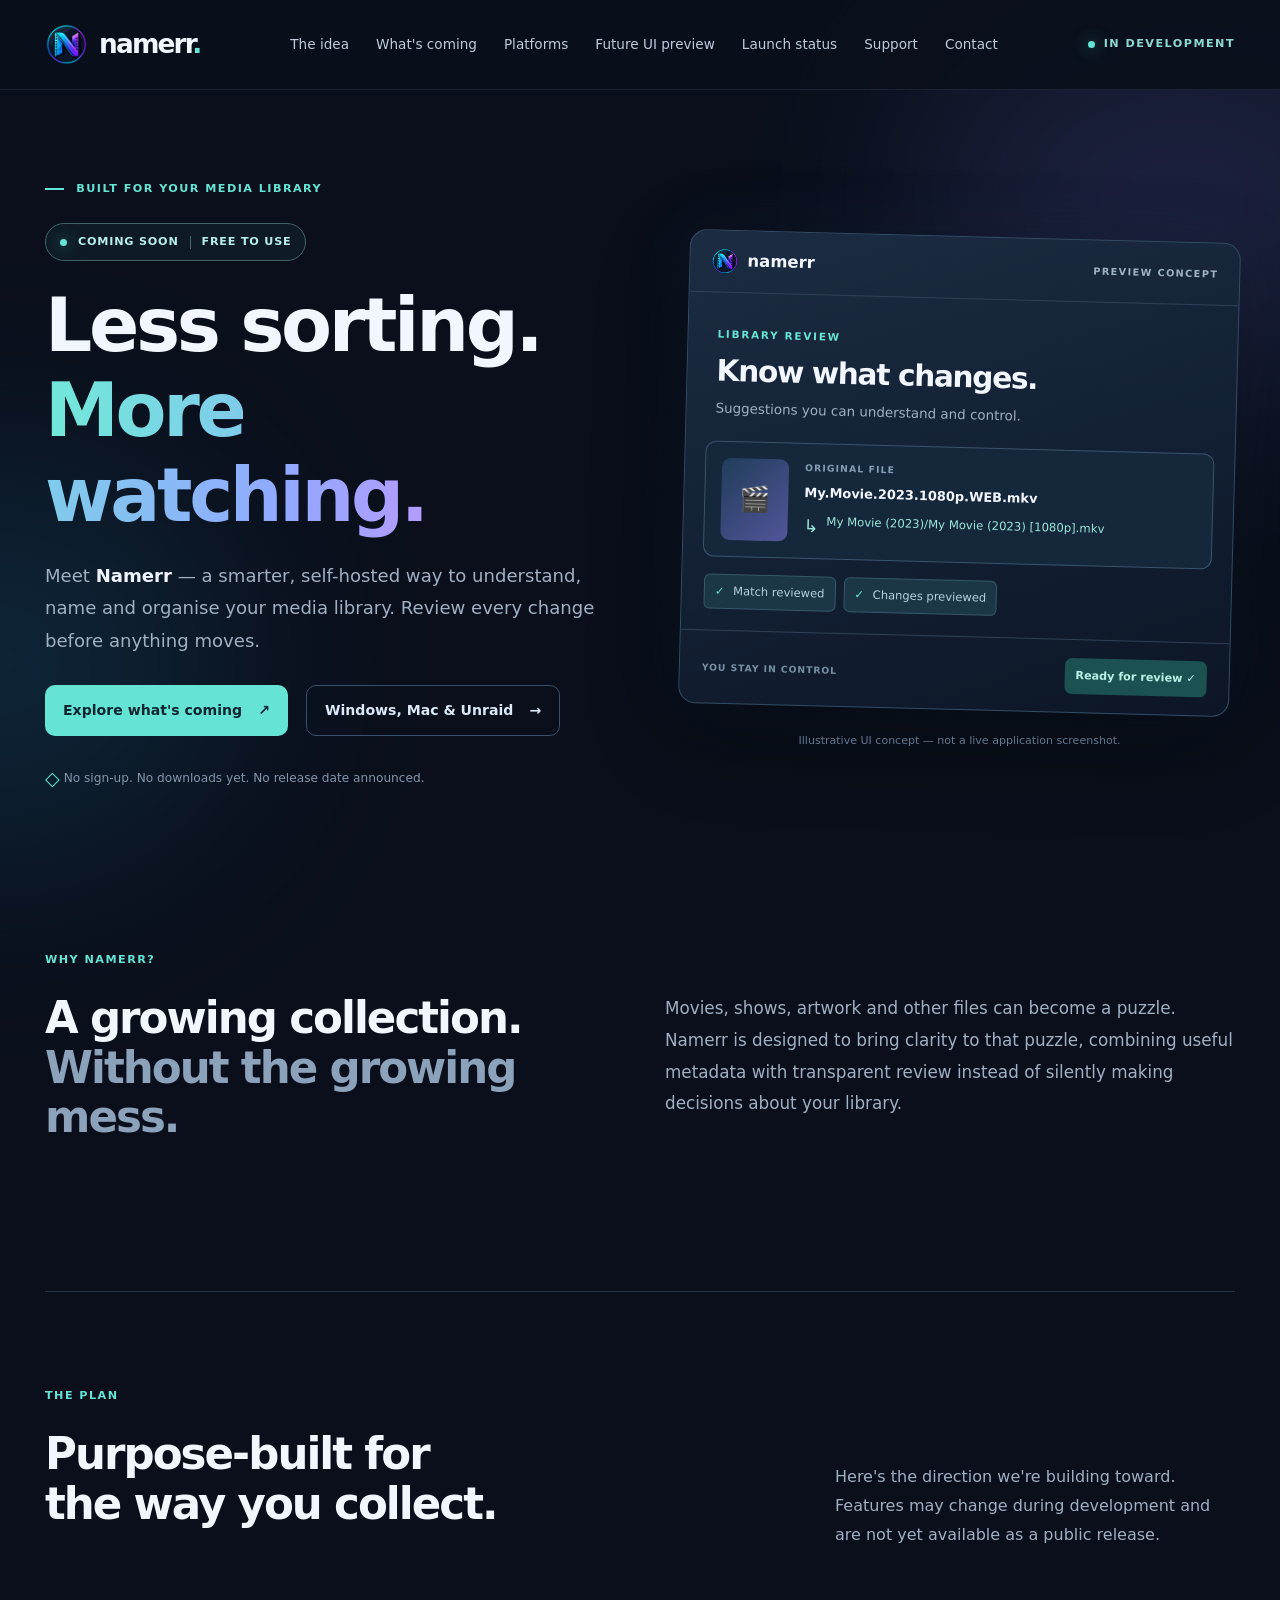
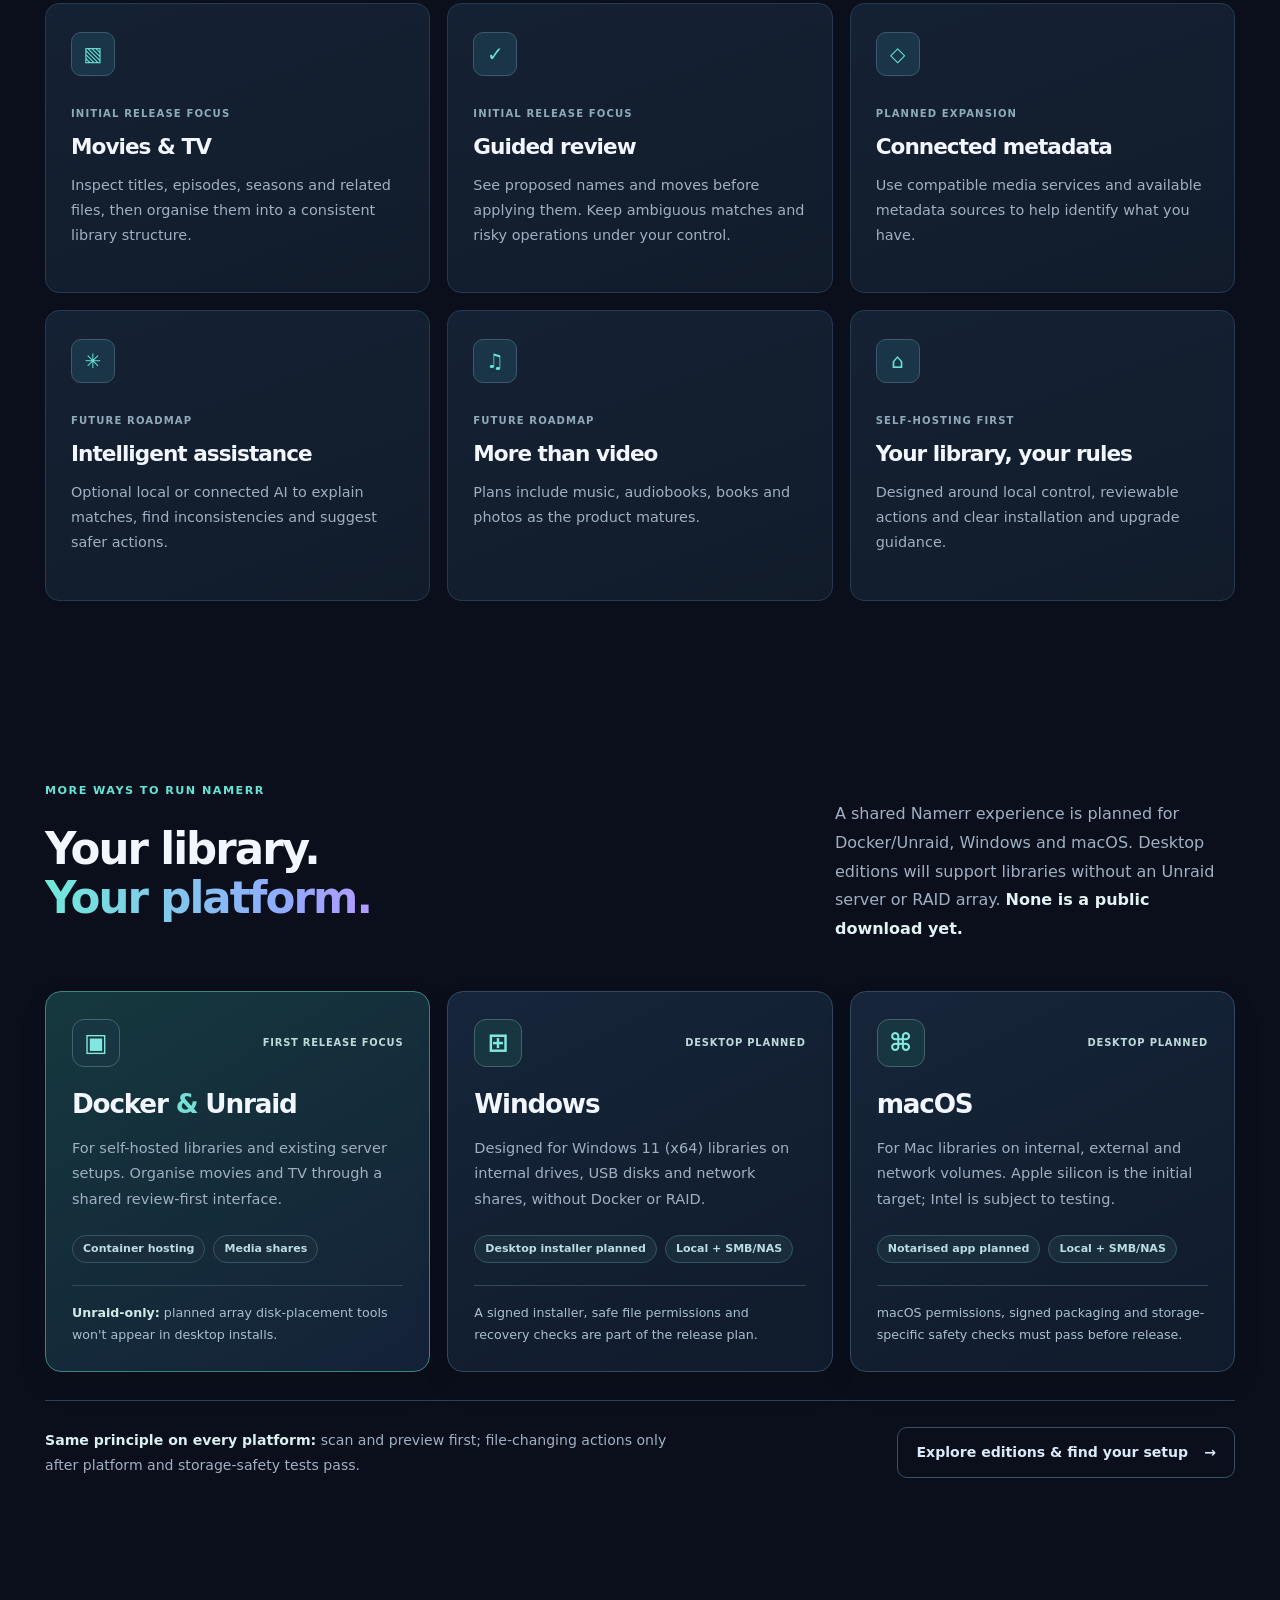
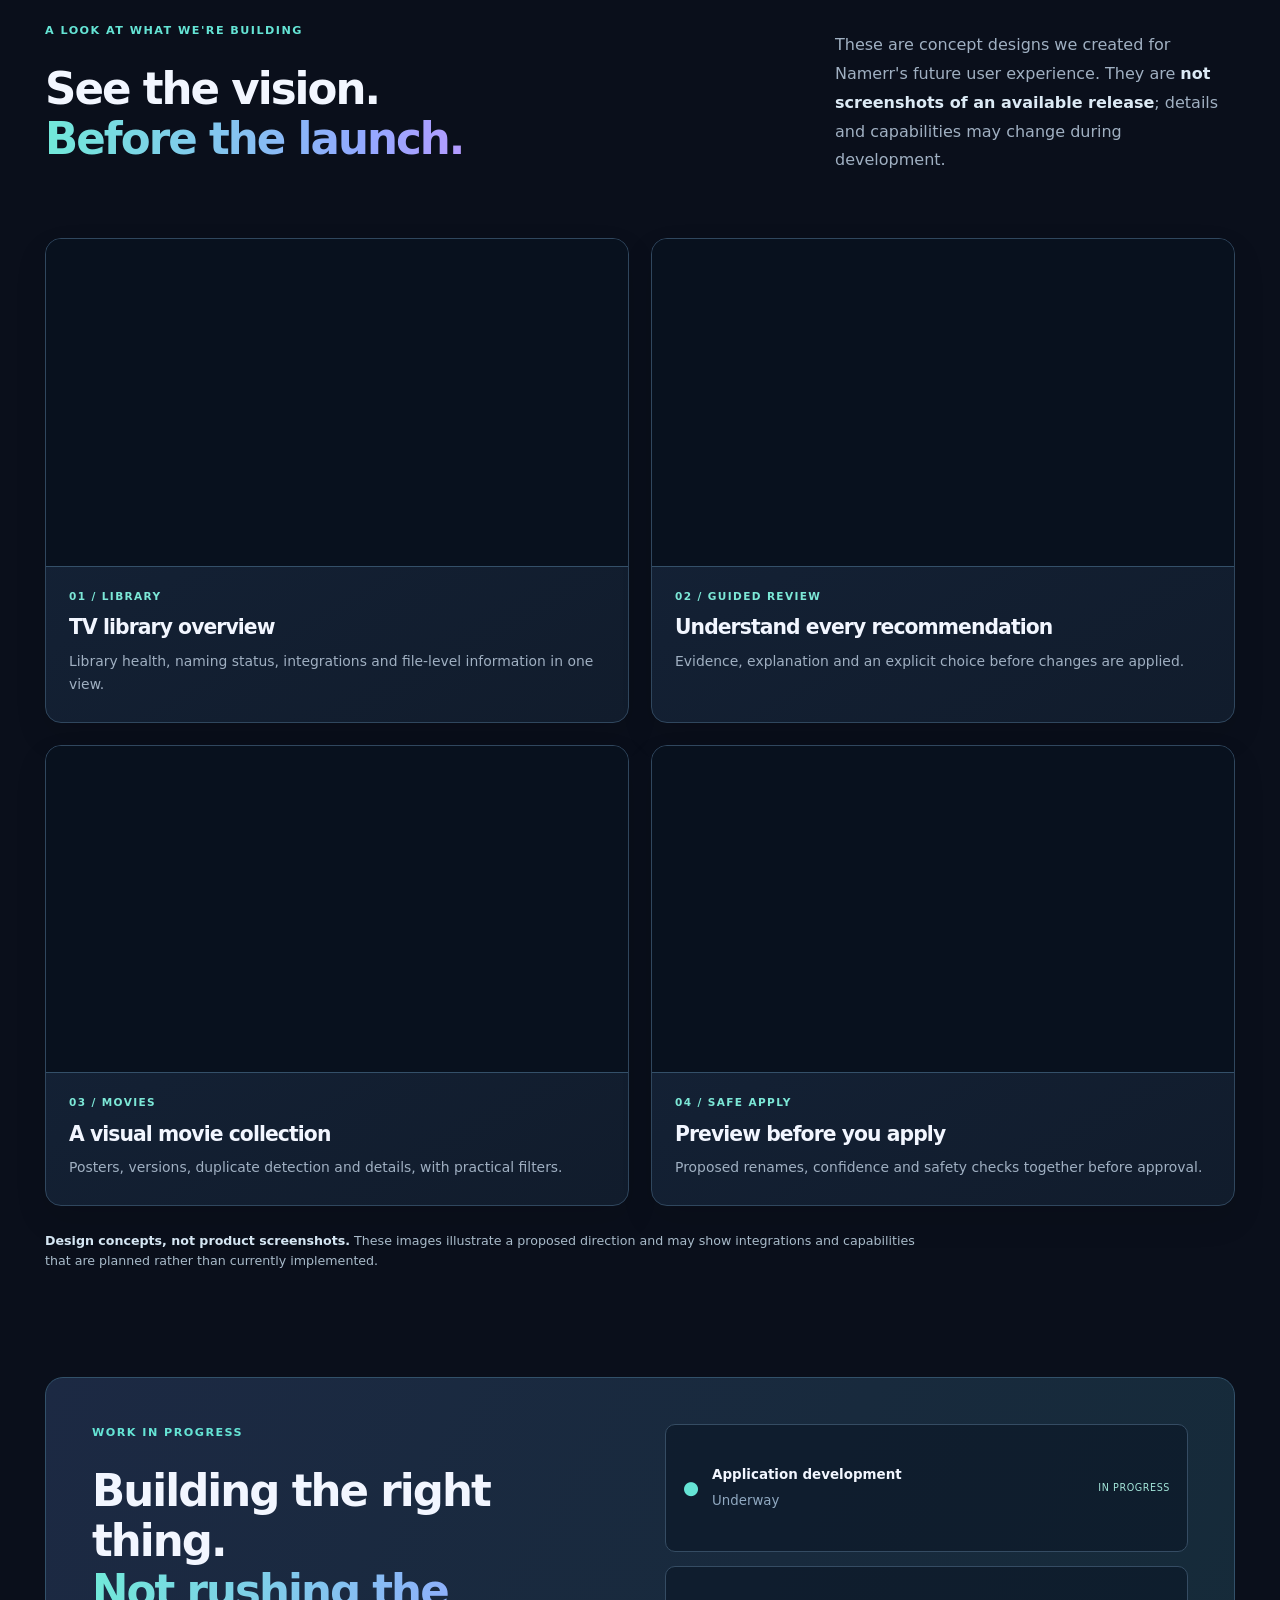
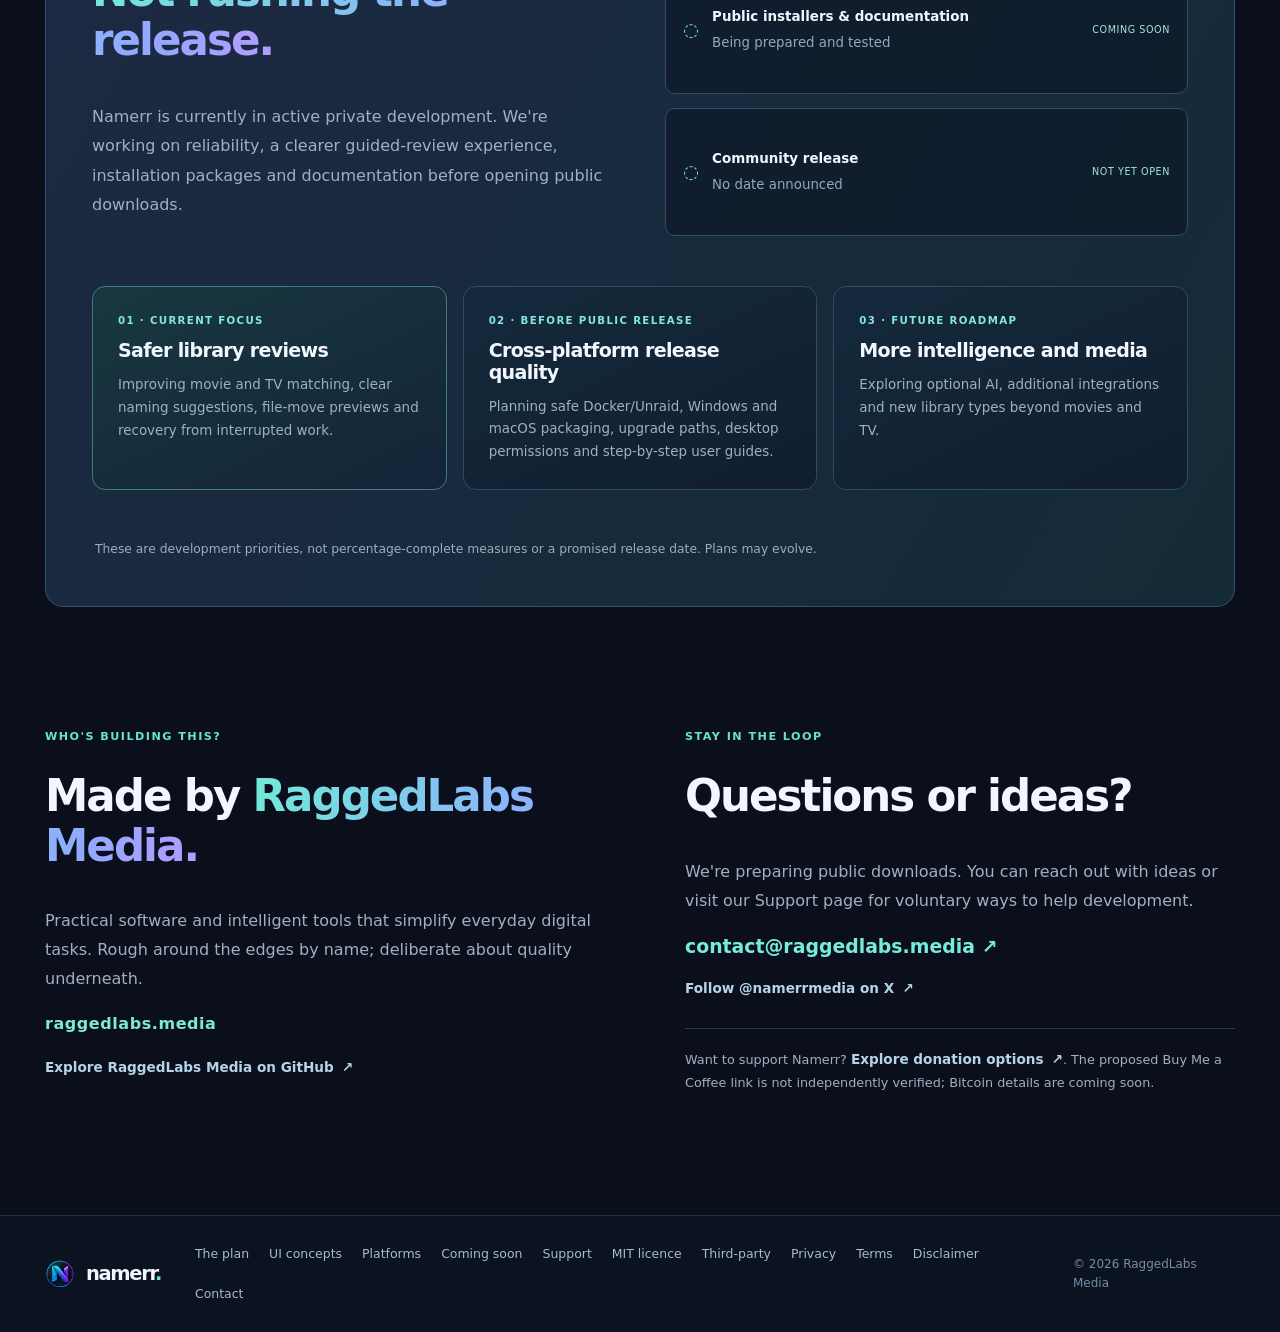
<file: roadmap.html>
<!doctype html><html lang="en"><head><meta charset="utf-8"><meta name="viewport" content="width=device-width,initial-scale=1"><meta name="robots" content="noindex,follow"><meta name="theme-color" content="#0b1020"><title>Roadmap details are coming soon | Namerr</title><meta name="description" content="Namerr is in development. Visit the coming-soon homepage for project information."><link rel="icon" type="image/png" href="./assets/namerr-logo-8dd16181.png"><link rel="canonical" href="https://ragged-labs.github.io/namerr-site/"><link rel="stylesheet" href="./assets/coming-soon.css?v=5"><meta http-equiv="refresh" content="0; url=./#features"><meta property="og:type" content="website">
<meta property="og:site_name" content="Namerr">
<meta property="og:title" content="Roadmap details are coming soon | Namerr">
<meta property="og:description" content="Explore Namerr's high-level development direction and future product plans.">
<meta property="og:url" content="https://ragged-labs.github.io/namerr-site/">
<meta property="og:image" content="https://ragged-labs.github.io/namerr-site/assets/namerr-logo-8dd16181.png">
<meta property="og:image:alt" content="Namerr application icon">
<meta name="twitter:card" content="summary">
<meta name="twitter:site" content="@namerrmedia">
</head><body><main class="shell unavailable-page"><a class="brand" href="./"><img src="./assets/namerr-logo-8dd16181.png" width="38" height="38" alt=""><span>namerr<span class="brand-period">.</span></span></a><p class="eyebrow" style="margin-top:45px">COMING SOON</p><h1>Roadmap details are coming soon</h1><p>Namerr is preparing its public release. Public downloads and subscriptions are not available yet. <a href="./support.html">Optional Buy Me a Coffee support</a> is available, while Bitcoin donations are still planned.</p><a class="primary-link" href="./#features">Go to Namerr's coming-soon page ↗</a><p style="margin-top:26px">Questions? <a href="mailto:contact@raggedlabs.media">contact@raggedlabs.media</a></p></main></body></html>
</file>
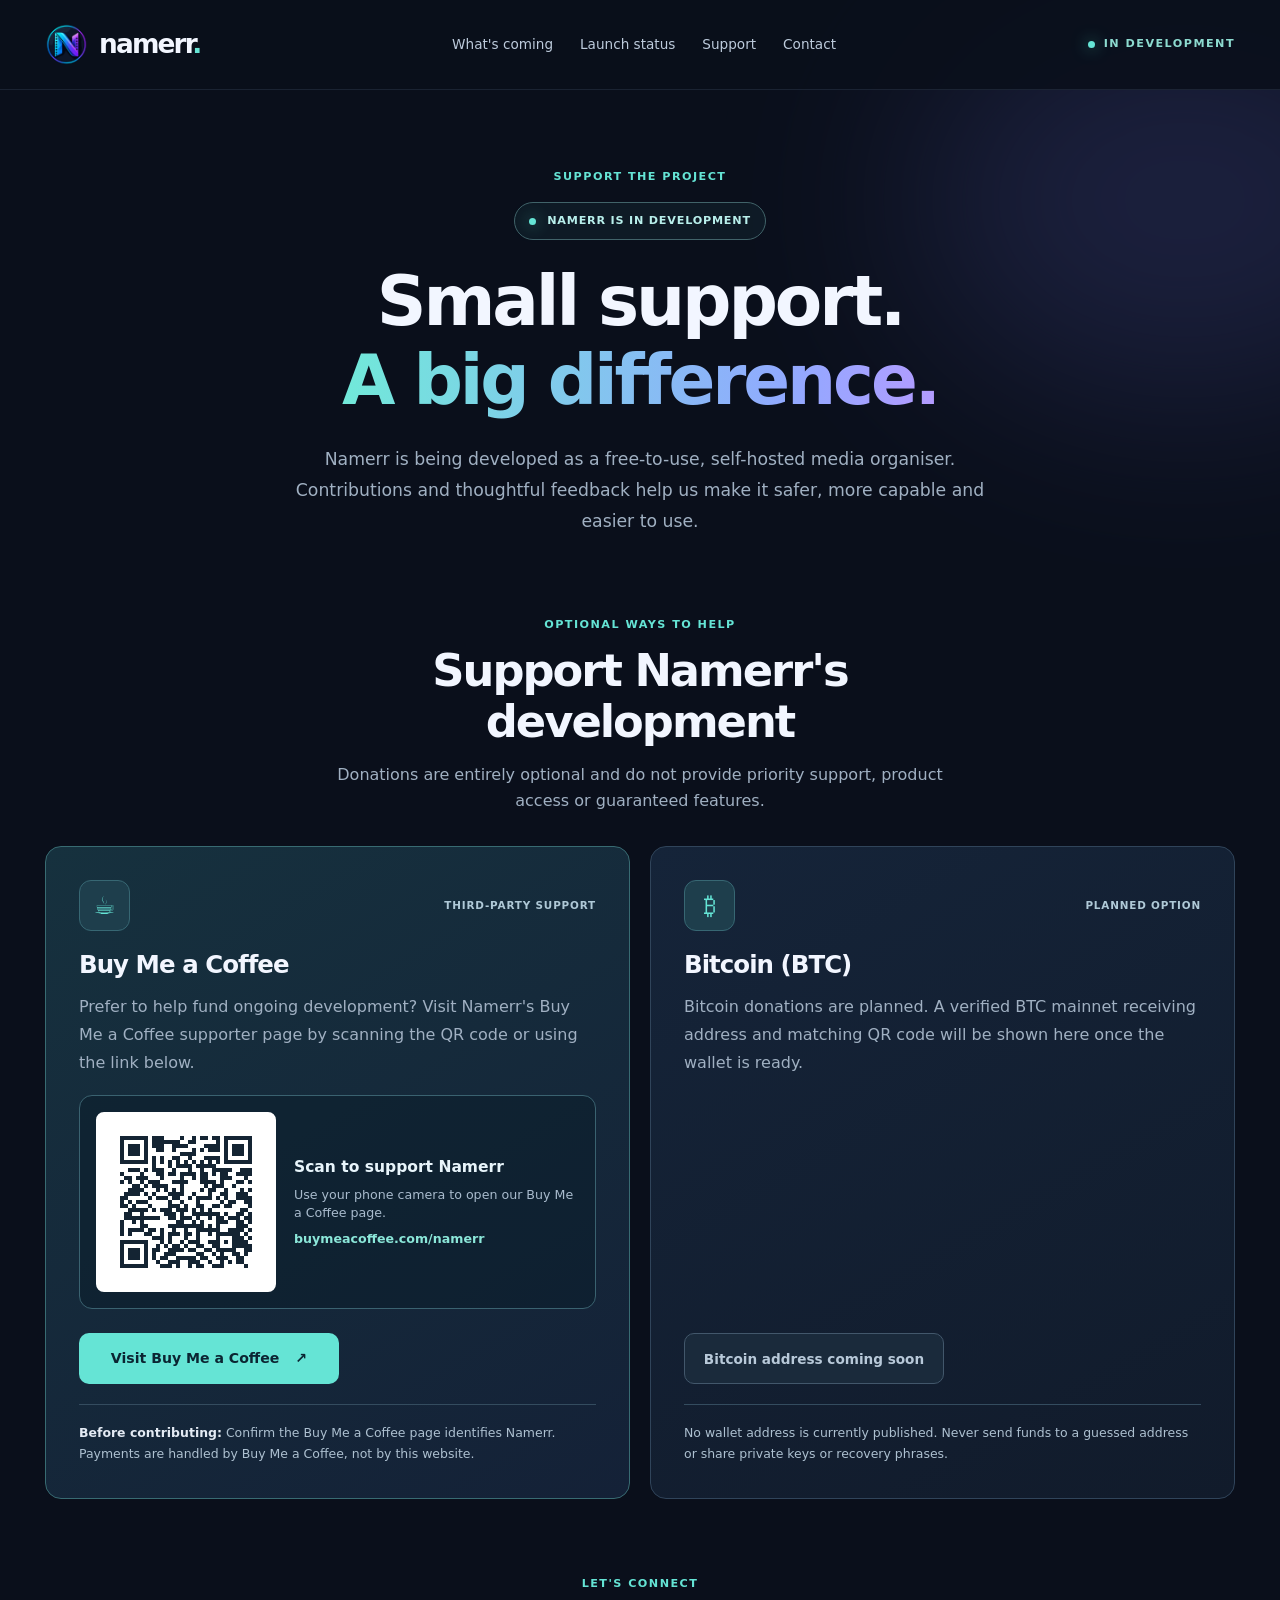
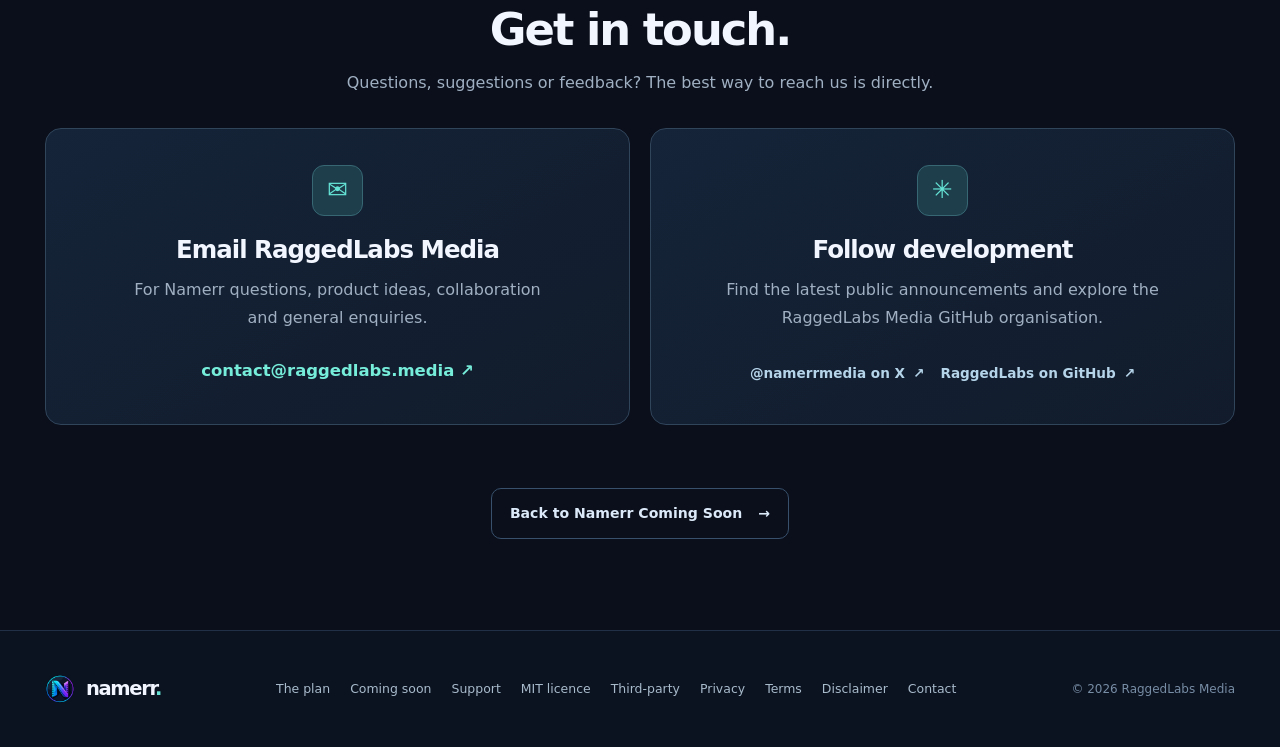
<file: support.html>
<!doctype html>
<html lang="en">
<head>
<meta charset="utf-8">
<meta name="viewport" content="width=device-width,initial-scale=1">
<meta name="theme-color" content="#0b1020"><meta name="color-scheme" content="dark">
<title>Support Namerr | Contact &amp; Buy Me a Coffee</title>
<meta name="description" content="Contact RaggedLabs Media and optionally support Namerr's development with Buy Me a Coffee.">
<link rel="canonical" href="https://ragged-labs.github.io/namerr-site/support.html">
<link rel="icon" type="image/png" href="./assets/namerr-logo-8dd16181.png">
<link rel="apple-touch-icon" href="./assets/namerr-logo-8dd16181.png">
<link rel="stylesheet" href="./assets/coming-soon.css?v=5">
<meta property="og:type" content="website"><meta property="og:title" content="Support Namerr — RaggedLabs Media">
<meta property="og:description" content="Support the development of Namerr and get in touch with RaggedLabs Media.">
<meta property="og:image" content="https://ragged-labs.github.io/namerr-site/assets/namerr-logo-8dd16181.png">
<meta property="og:site_name" content="Namerr">
<meta property="og:url" content="https://ragged-labs.github.io/namerr-site/support.html">
<meta property="og:image:alt" content="Namerr application icon">
<meta name="twitter:card" content="summary">
<meta name="twitter:site" content="@namerrmedia">
</head>
<body>
<a class="skip-link" href="#main">Skip to main content</a>
<div class="ambient ambient-one" aria-hidden="true"></div>
<header class="site-header"><div class="shell header-inner">
<a class="brand" href="./" aria-label="Namerr home"><img src="./assets/namerr-logo-8dd16181.png" width="43" height="43" alt=""><span>namerr<span class="brand-period">.</span></span></a>
<nav class="main-nav" aria-label="Main navigation"><a href="./#features">What's coming</a><a href="./#launch">Launch status</a><a href="./support.html" aria-current="page">Support</a><a href="./#contact">Contact</a></nav>
<span class="nav-status"><span class="live-dot" aria-hidden="true"></span> IN DEVELOPMENT</span>
</div></header>
<main class="shell support-main" id="main">
<section class="support-hero" aria-labelledby="support-heading">
<p class="eyebrow">SUPPORT THE PROJECT</p>
<div class="launch-badge"><span class="live-dot" aria-hidden="true"></span> NAMERR IS IN DEVELOPMENT</div>
<h1 id="support-heading">Small support.<br><span class="gradient-word">A big difference.</span></h1>
<p>Namerr is being developed as a free-to-use, self-hosted media organiser. Contributions and thoughtful feedback help us make it safer, more capable and easier to use.</p>
</section>
<section class="support-section" id="donate" aria-labelledby="donation-heading">
<div class="support-section-title"><p class="eyebrow">OPTIONAL WAYS TO HELP</p><h2 id="donation-heading">Support Namerr's development</h2><p>Donations are entirely optional and do not provide priority support, product access or guaranteed features.</p></div>
<div class="support-card-grid">
<article class="support-card support-card-primary">
<div class="support-card-top"><span class="support-card-icon" aria-hidden="true">☕</span><span class="support-tag">THIRD-PARTY SUPPORT</span></div>
<h3>Buy Me a Coffee</h3>
<p>Prefer to help fund ongoing development? Visit Namerr's Buy Me a Coffee supporter page by scanning the QR code or using the link below.</p>
<div class="coffee-qr-panel"><a class="coffee-qr-code" href="https://buymeacoffee.com/namerr" target="_blank" rel="noopener noreferrer" aria-label="Open Buy Me a Coffee Namerr support page"><img src="./assets/buymeacoffee-namerr-qr.svg" width="180" height="180" loading="lazy" decoding="async" alt="Scannable QR code for buymeacoffee.com/namerr"></a><div class="coffee-qr-caption"><strong>Scan to support Namerr</strong><span>Use your phone camera to open our Buy Me a Coffee page.</span><span class="coffee-qr-address">buymeacoffee.com/namerr</span></div></div>
<a class="primary-link support-action" href="https://buymeacoffee.com/namerr" target="_blank" rel="noopener noreferrer" aria-label="Visit Namerr on Buy Me a Coffee in a new tab">Visit Buy Me a Coffee <span aria-hidden="true">↗</span></a>
<p class="support-caution"><strong>Before contributing:</strong> Confirm the Buy Me a Coffee page identifies Namerr. Payments are handled by Buy Me a Coffee, not by this website.</p>
</article>
<article class="support-card">
<div class="support-card-top"><span class="support-card-icon" aria-hidden="true">₿</span><span class="support-tag">PLANNED OPTION</span></div>
<h3>Bitcoin (BTC)</h3>
<p>Bitcoin donations are planned. A verified BTC mainnet receiving address and matching QR code will be shown here once the wallet is ready.</p>
<span class="support-unavailable">Bitcoin address coming soon</span>
<p class="support-caution">No wallet address is currently published. Never send funds to a guessed address or share private keys or recovery phrases.</p>
</article>
</div>
</section>
<section class="support-section" id="contact" aria-labelledby="contact-heading">
<div class="support-section-title"><p class="eyebrow">LET'S CONNECT</p><h2 id="contact-heading">Get in touch.</h2><p>Questions, suggestions or feedback? The best way to reach us is directly.</p></div>
<div class="support-contact-grid">
<article class="support-contact-card">
<div class="support-card-icon" aria-hidden="true">✉</div>
<h3>Email RaggedLabs Media</h3>
<p>For Namerr questions, product ideas, collaboration and general enquiries.</p>
<a class="contact-link support-contact-email" href="mailto:contact@raggedlabs.media">contact@raggedlabs.media <span aria-hidden="true">↗</span></a>
</article>
<article class="support-contact-card">
<div class="support-card-icon" aria-hidden="true">✳</div>
<h3>Follow development</h3>
<p>Find the latest public announcements and explore the RaggedLabs Media GitHub organisation.</p>
<div class="support-contact-links"><a class="text-link" href="https://x.com/namerrmedia" target="_blank" rel="noopener noreferrer">@namerrmedia on X <span aria-hidden="true">↗</span></a><a class="text-link" href="https://github.com/Ragged-Labs" target="_blank" rel="noopener noreferrer">RaggedLabs on GitHub <span aria-hidden="true">↗</span></a></div>
</article>
</div>
</section>
<div class="support-back"><a class="secondary-link" href="./">Back to Namerr Coming Soon <span aria-hidden="true">→</span></a></div>
</main>
<footer class="site-footer"><div class="shell footer-inner"><a class="brand footer-brand" href="./"><img src="./assets/namerr-logo-8dd16181.png" width="30" height="30" alt=""><span>namerr<span class="brand-period">.</span></span></a>
<div class="footer-links"><a href="./#features">The plan</a><a href="./#launch">Coming soon</a><a href="./support.html" aria-current="page">Support</a><a href="./licenses.html">MIT licence</a><a href="./third-party.html">Third-party</a><a href="./privacy.html">Privacy</a><a href="./terms.html">Terms</a><a href="./disclaimer.html">Disclaimer</a><a href="mailto:contact@raggedlabs.media">Contact</a></div>
<span class="footer-credit">© 2026 RaggedLabs Media</span>
</div></footer></body></html>
</file>
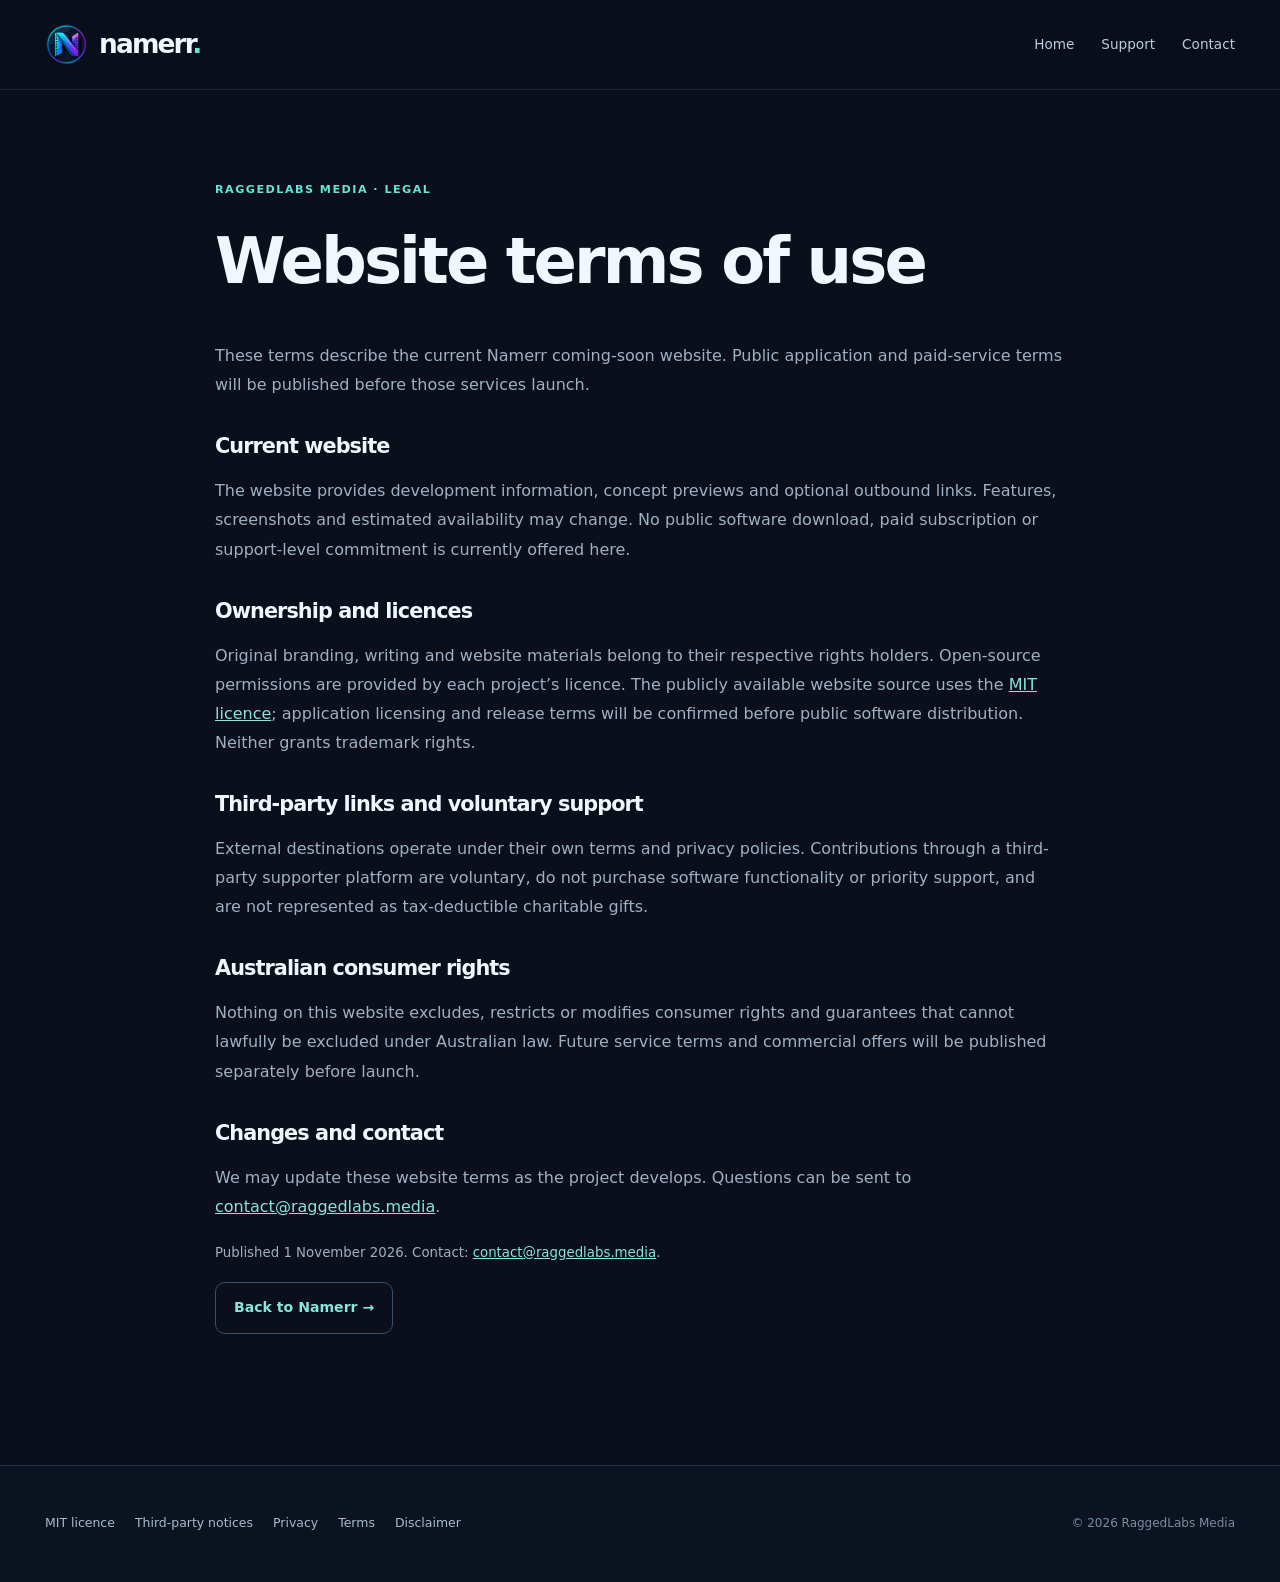
<file: terms.html>
<!doctype html><html lang="en"><head><meta charset="utf-8"><meta name="viewport" content="width=device-width,initial-scale=1"><meta name="theme-color" content="#0b1020"><meta name="color-scheme" content="dark"><title>Website terms of use | Namerr</title><link rel="icon" type="image/png" href="./assets/namerr-logo-8dd16181.png"><link rel="stylesheet" href="./assets/coming-soon.css?v=5"><meta name="description" content="Website terms of use for the Namerr prelaunch website by RaggedLabs Media.">
<link rel="canonical" href="https://ragged-labs.github.io/namerr-site/terms.html">
<meta property="og:type" content="website">
<meta property="og:site_name" content="Namerr">
<meta property="og:title" content="Website terms of use | Namerr">
<meta property="og:description" content="Website terms of use for the Namerr prelaunch website by RaggedLabs Media.">
<meta property="og:url" content="https://ragged-labs.github.io/namerr-site/terms.html">
<meta property="og:image" content="https://ragged-labs.github.io/namerr-site/assets/namerr-logo-8dd16181.png">
<meta property="og:image:alt" content="Namerr application icon">
<meta name="twitter:card" content="summary">
<meta name="twitter:site" content="@namerrmedia">
</head><body><a class="skip-link" href="#main">Skip to main content</a><header class="site-header"><div class="shell header-inner"><a class="brand" href="./"><img src="./assets/namerr-logo-8dd16181.png" width="43" height="43" alt=""><span>namerr<span class="brand-period">.</span></span></a><nav class="main-nav" aria-label="Main navigation"><a href="./">Home</a><a href="./support.html">Support</a><a href="mailto:contact@raggedlabs.media">Contact</a></nav></div></header><main class="shell privacy-page" id="main"><p class="eyebrow">RAGGEDLABS MEDIA · LEGAL</p><h1>Website terms of use</h1><p>These terms describe the current Namerr coming-soon website. Public application and paid-service terms will be published before those services launch.</p><h2>Current website</h2><p>The website provides development information, concept previews and optional outbound links. Features, screenshots and estimated availability may change. No public software download, paid subscription or support-level commitment is currently offered here.</p><h2>Ownership and licences</h2><p>Original branding, writing and website materials belong to their respective rights holders. Open-source permissions are provided by each project’s licence. The publicly available website source uses the <a href="./licenses.html">MIT licence</a>; application licensing and release terms will be confirmed before public software distribution. Neither grants trademark rights.</p><h2>Third-party links and voluntary support</h2><p>External destinations operate under their own terms and privacy policies. Contributions through a third-party supporter platform are voluntary, do not purchase software functionality or priority support, and are not represented as tax-deductible charitable gifts.</p><h2>Australian consumer rights</h2><p>Nothing on this website excludes, restricts or modifies consumer rights and guarantees that cannot lawfully be excluded under Australian law. Future service terms and commercial offers will be published separately before launch.</p><h2>Changes and contact</h2><p>We may update these website terms as the project develops. Questions can be sent to <a href="mailto:contact@raggedlabs.media">contact@raggedlabs.media</a>.</p><p><small>Published 1 November 2026. Contact: <a href="mailto:contact@raggedlabs.media">contact@raggedlabs.media</a>.</small></p><p><a class="secondary-link" href="./">Back to Namerr →</a></p></main><footer class="site-footer"><div class="shell footer-inner"><div class="footer-links"><a href="./licenses.html">MIT licence</a><a href="./third-party.html">Third-party notices</a><a href="./privacy.html">Privacy</a><a href="./terms.html">Terms</a><a href="./disclaimer.html">Disclaimer</a></div><span class="footer-credit">© 2026 RaggedLabs Media</span></div></footer></body></html>
</file>
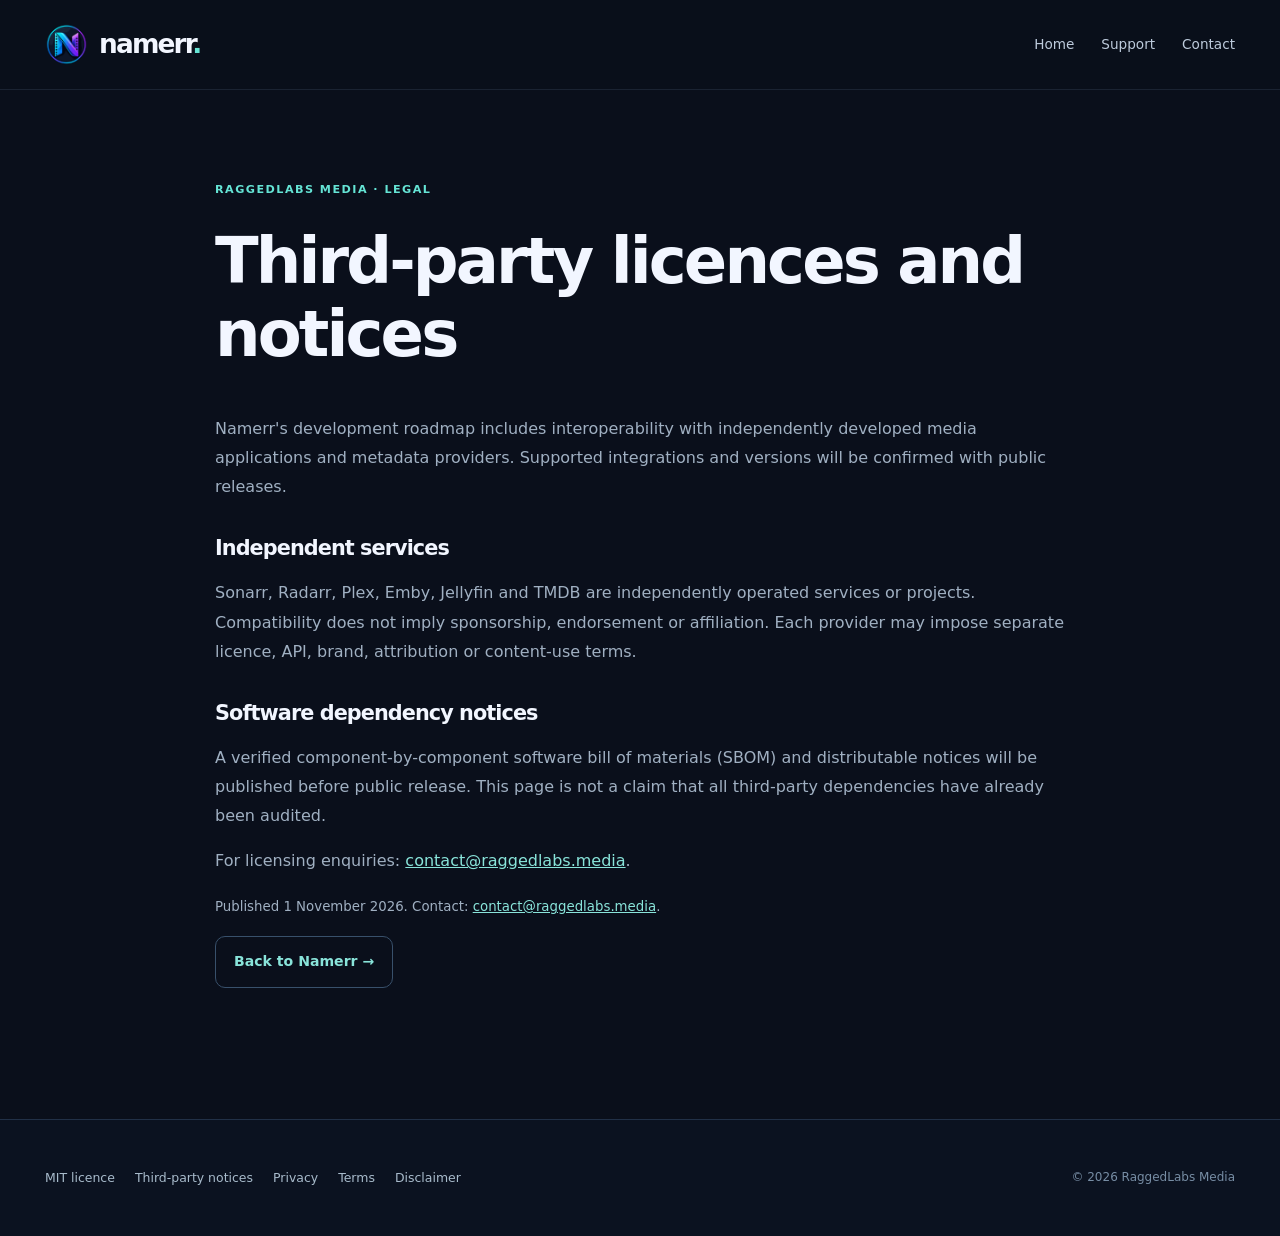
<file: third-party.html>
<!doctype html><html lang="en"><head><meta charset="utf-8"><meta name="viewport" content="width=device-width,initial-scale=1"><meta name="theme-color" content="#0b1020"><meta name="color-scheme" content="dark"><title>Third-party licences and notices | Namerr</title><link rel="icon" type="image/png" href="./assets/namerr-logo-8dd16181.png"><link rel="stylesheet" href="./assets/coming-soon.css?v=5"><meta name="description" content="Third-party software, attribution and independent integration notices for Namerr.">
<link rel="canonical" href="https://ragged-labs.github.io/namerr-site/third-party.html">
<meta property="og:type" content="website">
<meta property="og:site_name" content="Namerr">
<meta property="og:title" content="Third-party licences and notices | Namerr">
<meta property="og:description" content="Third-party software, attribution and independent integration notices for Namerr.">
<meta property="og:url" content="https://ragged-labs.github.io/namerr-site/third-party.html">
<meta property="og:image" content="https://ragged-labs.github.io/namerr-site/assets/namerr-logo-8dd16181.png">
<meta property="og:image:alt" content="Namerr application icon">
<meta name="twitter:card" content="summary">
<meta name="twitter:site" content="@namerrmedia">
</head><body><a class="skip-link" href="#main">Skip to main content</a><header class="site-header"><div class="shell header-inner"><a class="brand" href="./"><img src="./assets/namerr-logo-8dd16181.png" width="43" height="43" alt=""><span>namerr<span class="brand-period">.</span></span></a><nav class="main-nav" aria-label="Main navigation"><a href="./">Home</a><a href="./support.html">Support</a><a href="mailto:contact@raggedlabs.media">Contact</a></nav></div></header><main class="shell privacy-page" id="main"><p class="eyebrow">RAGGEDLABS MEDIA · LEGAL</p><h1>Third-party licences and notices</h1><p>Namerr's development roadmap includes interoperability with independently developed media applications and metadata providers. Supported integrations and versions will be confirmed with public releases.</p><h2>Independent services</h2><p>Sonarr, Radarr, Plex, Emby, Jellyfin and TMDB are independently operated services or projects. Compatibility does not imply sponsorship, endorsement or affiliation. Each provider may impose separate licence, API, brand, attribution or content-use terms.</p><h2>Software dependency notices</h2><p>A verified component-by-component software bill of materials (SBOM) and distributable notices will be published before public release. This page is not a claim that all third-party dependencies have already been audited.</p><p>For licensing enquiries: <a href="mailto:contact@raggedlabs.media">contact@raggedlabs.media</a>.</p><p><small>Published 1 November 2026. Contact: <a href="mailto:contact@raggedlabs.media">contact@raggedlabs.media</a>.</small></p><p><a class="secondary-link" href="./">Back to Namerr →</a></p></main><footer class="site-footer"><div class="shell footer-inner"><div class="footer-links"><a href="./licenses.html">MIT licence</a><a href="./third-party.html">Third-party notices</a><a href="./privacy.html">Privacy</a><a href="./terms.html">Terms</a><a href="./disclaimer.html">Disclaimer</a></div><span class="footer-credit">© 2026 RaggedLabs Media</span></div></footer></body></html>
</file>
<file: assets/coming-soon.css>
:root{color-scheme:dark;--bg:#0a0f1b;--panel:#101c2d;--border:#25394f;--text:#f2f6ff;--muted:#a0b0c2;--soft:#d7e3ef;--teal:#65e4d5;--violet:#a18cff}
*{box-sizing:border-box}html{scroll-behavior:smooth;scroll-padding-top:90px}body{margin:0;background:var(--bg);color:var(--text);font:16px/1.62 system-ui,-apple-system,BlinkMacSystemFont,"Segoe UI",sans-serif;overflow-x:hidden}a{color:inherit}a:focus-visible{outline:3px solid var(--teal);outline-offset:5px;border-radius:4px}h1,h2,h3,p{margin-top:0}h1,h2,h3{letter-spacing:-.045em;line-height:1.14}p{color:var(--muted)}.shell{width:min(1190px,calc(100% - 60px));margin:0 auto}.skip-link{position:absolute;z-index:100;top:-100px;left:16px;background:#fff;color:#111;padding:12px 18px}.skip-link:focus{top:10px}.ambient{position:absolute;z-index:-1;pointer-events:none;border-radius:50%;filter:blur(100px);opacity:.35}.ambient-one{width:550px;height:400px;top:0;right:-180px;background:#3c407d}.ambient-two{width:470px;height:400px;top:460px;left:-240px;background:#164c69}.site-header{border-bottom:1px solid rgba(141,172,209,.13);background:rgba(10,15,27,.88)}.header-inner{display:flex;align-items:center;justify-content:space-between;min-height:89px;gap:28px}.brand{display:inline-flex;align-items:center;gap:11px;text-decoration:none;font-size:1.65rem;font-weight:850;letter-spacing:-.07em;white-space:nowrap}.brand img{border-radius:12px}.brand-period{color:var(--teal)}.main-nav{display:flex;gap:27px;align-items:center}.main-nav a{font-size:.85rem;text-decoration:none;color:#bdcbdc;transition:color .2s}.main-nav a:hover,.footer-links a:hover,.text-link:hover{color:var(--teal)}.nav-status,.launch-badge,.eyebrow{font-size:.70rem;font-weight:820;letter-spacing:.13em}.nav-status{white-space:nowrap;color:#8ddbd0;display:flex;gap:9px;align-items:center}.live-dot{width:7px;height:7px;border-radius:50%;display:inline-block;background:var(--teal);box-shadow:0 0 16px rgba(85,239,212,.65)}.hero{min-height:670px;display:grid;grid-template-columns:1.03fr .97fr;gap:54px;align-items:center;padding:90px 0 110px}.eyebrow{color:var(--teal);margin:0 0 25px}.eyebrow-line{display:inline-block;width:19px;height:2px;background:var(--teal);vertical-align:middle;margin-right:7px}.launch-badge{border:1px solid #416369;border-radius:100px;padding:9px 14px;display:inline-flex;align-items:center;gap:11px;color:#b8efeb;background:rgba(47,104,108,.12);margin-bottom:23px;letter-spacing:.07em}.badge-divider{display:block;width:1px;height:13px;background:#48666d}.hero h1{font-size:clamp(3.3rem,5.8vw,5.8rem);margin-bottom:22px}.gradient-word{color:var(--teal);background:linear-gradient(92deg,#71e9d9,#91a9ff 75%,#b49bff);-webkit-background-clip:text;background-clip:text;-webkit-text-fill-color:transparent}.hero-lead{font-size:1.13rem;line-height:1.78;max-width:560px}.hero-lead strong{color:#f0f4ff}.hero-actions{display:flex;gap:18px;flex-wrap:wrap;margin-top:28px}.primary-link,.secondary-link{display:inline-flex;gap:16px;align-items:center;justify-content:center;min-height:51px;text-decoration:none;font-size:.88rem;font-weight:750;border-radius:10px;padding:12px 18px}.primary-link{background:var(--teal);color:#0b2532}.primary-link:hover{background:#8af7e9}.secondary-link{border:1px solid #38506b;color:#dce9f8}.secondary-link:hover{border-color:var(--teal)}.hero-note{font-size:.76rem;margin-top:27px;color:#8295ac}.small-icon{font-size:1.2rem;color:var(--teal);vertical-align:middle}.concept-wrap{position:relative}.concept-frame{border:1px solid #324d66;border-radius:17px;background:linear-gradient(160deg,rgba(28,45,68,.97),rgba(12,22,38,.98));box-shadow:0 28px 90px rgba(0,0,0,.33),0 0 70px rgba(39,92,125,.11);overflow:hidden;transform:rotate(1.5deg)}.concept-top{display:flex;justify-content:space-between;align-items:center;padding:17px 21px;border-bottom:1px solid #304158}.mini-brand{display:flex;align-items:center;gap:9px;font-size:1.03rem}.mini-brand img{border-radius:7px}.concept-private{color:#9db4c7;font-size:.61rem;letter-spacing:.14em;font-weight:800}.concept-header{padding:27px 29px 16px}.panel-eyebrow{font-size:.65rem;color:var(--teal);letter-spacing:.17em;font-weight:750}.concept-header h2{font-size:1.85rem;margin:9px 0 9px}.concept-header p{font-size:.84rem;margin:0}.media-card{display:flex;gap:16px;border:1px solid #39546d;background:#15273b;border-radius:11px;margin:6px 20px 17px;padding:16px}.media-art{border-radius:9px;background:linear-gradient(135deg,#203d5a,#53559a);min-width:67px;width:67px;height:82px;display:grid;place-items:center;font-size:1.55rem}.media-info{min-width:0}.media-info small{display:block;letter-spacing:.12em;color:#849fb7;font-size:.58rem;font-weight:800}.media-info strong{display:block;overflow-wrap:anywhere;font-size:.81rem;margin:8px 0 9px}.arrow-caption{display:flex;gap:8px;align-items:flex-start;font-size:.73rem;line-height:1.5;color:#9ae7d9;overflow-wrap:anywhere}.arrow-circle{font-size:1.1rem}.concept-checks{display:flex;flex-wrap:wrap;gap:8px;padding:0 22px 21px}.concept-checks span{font-size:.72rem;color:#b4d0dd;background:#1b3646;border:1px solid #35596a;border-radius:6px;padding:7px 10px}.concept-checks i{font-style:normal;color:var(--teal);margin-right:5px}.concept-bottom{border-top:1px solid #304158;padding:18px 22px;display:flex;align-items:center;gap:9px;justify-content:space-between;color:#7890a5;letter-spacing:.1em;font-size:.58rem;font-weight:850}.fake-button{padding:9px 11px;background:#1b5150;color:#b6f2e7;border-radius:7px;letter-spacing:0;font-size:.7rem}.frame-caption{text-align:center;color:#7790aa;font-size:.69rem;margin-top:21px}.detail{display:grid;grid-template-columns:1fr 1fr;gap:50px;align-items:center;padding:35px 0 112px;border-bottom:1px solid #223347}.detail h2,.section-heading h2,.launch h2,.bottom-section h2{font-size:clamp(2rem,3.4vw,3.4rem)}.muted-heading{color:#8ca2bb}.detail>p{font-size:1.05rem;line-height:1.9}.features{padding:95px 0 105px}.section-heading{display:flex;gap:50px;justify-content:space-between;align-items:end;margin-bottom:38px}.section-heading .section-intro{max-width:400px;line-height:1.8}.feature-grid{display:grid;grid-template-columns:repeat(3,minmax(0,1fr));gap:17px}.feature-card{padding:28px 25px 30px;border:1px solid var(--border);background:linear-gradient(160deg,#152134,#111b2a);border-radius:14px;min-height:266px}.feature-card .feature-icon{display:grid;place-items:center;height:44px;width:44px;border:1px solid #3d596e;background:#1a3545;border-radius:10px;font-size:1.25rem;color:var(--teal);margin-bottom:23px}.feature-phase{font-size:.63rem;letter-spacing:.11em;font-weight:750;color:#8faaba}.feature-card h3{font-size:1.35rem;margin:10px 0 13px}.feature-card p{font-size:.9rem;line-height:1.74}.launch{padding-bottom:100px}.launch-panel{border:1px solid #32516a;background:linear-gradient(120deg,#1c2943,#142b37);border-radius:18px;padding:46px;display:grid;grid-template-columns:1fr 1fr;gap:50px}.launch-panel>div>p:last-child{line-height:1.84}.launch-status{display:grid;gap:14px}.launch-status>div{display:flex;align-items:center;gap:13px;background:rgba(9,20,34,.54);border:1px solid #354c63;padding:17px;border-radius:10px}.launch-status strong{display:block;font-size:.84rem}.launch-status small{display:block;color:#90a9c1;margin-top:4px}.status-marker{color:var(--teal);font-size:1.15rem}.launch-status em{font-style:normal;font-size:.6rem;letter-spacing:.06em;color:#a3e5d9;margin-left:auto;white-space:nowrap}.bottom-section{display:grid;grid-template-columns:1fr 1fr;gap:90px;padding:20px 0 108px}.bottom-section p{line-height:1.8}.domain{color:#7ee8d8!important;font-weight:800;letter-spacing:.035em}.text-link{display:inline-flex;color:#b5d4e9;text-decoration:none;font-weight:700;gap:8px;font-size:.85rem}.contact-link{font-size:1.18rem;color:#76ecda;overflow-wrap:anywhere;font-weight:800;text-decoration:none}.follow-link{display:flex;margin-top:15px}.donation-prelaunch{font-size:.8rem;margin-top:29px;border-top:1px solid var(--border);padding-top:18px}.site-footer{border-top:1px solid #213047;background:#0b1220}.footer-inner{min-height:116px;display:flex;align-items:center;gap:34px;justify-content:space-between}.footer-brand{font-size:1.22rem}.footer-links{display:flex;gap:20px;flex-wrap:wrap}.footer-links a{font-size:.78rem;text-decoration:none;color:#a8bbcb}.footer-credit{font-size:.75rem;color:#778da4}.privacy-page,.unavailable-page{padding:90px 0 115px;max-width:850px;min-height:55vh}.privacy-page h1,.unavailable-page h1{font-size:clamp(2.6rem,5vw,4rem)}.privacy-page h2{margin-top:36px;font-size:1.3rem}.privacy-page p,.privacy-page li{line-height:1.82}.privacy-page a{color:#89e4da}
@media(max-width:1080px){.nav-status{display:none}.hero{gap:25px}.concept-frame{transform:none}.main-nav{gap:17px}}@media(max-width:800px){.main-nav{display:none}.hero{grid-template-columns:1fr;gap:50px;padding-top:72px}.hero-copy{max-width:660px}.concept-wrap{max-width:600px;width:100%;margin:0 auto}.detail,.launch-panel,.bottom-section{grid-template-columns:1fr}.detail{gap:12px}.section-heading{display:block}.section-heading .section-intro{max-width:680px}.feature-grid{grid-template-columns:repeat(2,minmax(0,1fr))}.launch-panel{gap:25px}}@media(max-width:550px){.shell{width:calc(100% - 35px)}.hero{padding:52px 0 80px}.hero h1{font-size:3rem}.hero-lead{font-size:1rem}.hero-actions{align-items:stretch;gap:10px}.hero-actions>a{width:100%}.launch-panel{padding:25px}.feature-grid{grid-template-columns:1fr}.detail{padding-bottom:75px}.features{padding:75px 0}.bottom-section{gap:45px}.footer-inner{flex-direction:column;align-items:flex-start;gap:18px;padding:29px 0}.media-card{margin-inline:12px;padding:10px;gap:9px}.media-art{min-width:48px;width:48px;height:68px}.media-info strong{font-size:.69rem}.concept-top{padding:13px 15px}.concept-header{padding:18px}.concept-bottom{padding:14px;flex-wrap:wrap}.launch-status em{font-size:.55rem}.frame-caption{font-size:.65rem}}
@media(prefers-reduced-motion:reduce){html{scroll-behavior:auto}*{transition:none!important;animation:none!important}}

/* Namerr Support page - equal card alignment and responsive contact layout */
.support-main{padding-top:78px;padding-bottom:91px}
.support-hero{max-width:790px;margin:0 auto 79px;text-align:center}
.support-hero .eyebrow{margin-bottom:16px}
.support-hero .launch-badge{margin:0 auto 22px}
.support-hero h1{font-size:clamp(2.8rem,5.4vw,5.2rem);margin-bottom:24px}
.support-hero>p:last-child{font-size:1.08rem;line-height:1.8;max-width:710px;margin:0 auto}
.support-section{margin:0 0 76px;scroll-margin-top:28px}
.support-section-title{text-align:center;margin:0 auto 32px;max-width:730px}
.support-section-title .eyebrow{margin-bottom:11px}
.support-section-title h2{font-size:clamp(1.85rem,3.5vw,3rem);margin:0 0 15px}
.support-section-title>p:last-child{margin:0 auto;max-width:640px}
.support-card-grid,.support-contact-grid{display:grid;grid-template-columns:repeat(2,minmax(0,1fr));gap:20px;align-items:stretch}
.support-card,.support-contact-card{min-width:0;display:flex;flex-direction:column;align-items:flex-start;background:linear-gradient(150deg,#152439,#111b2b);border:1px solid #30445a;border-radius:16px;padding:33px}
.support-card-primary{border-color:#386b72;background:linear-gradient(150deg,#16313e,#142137)}
.support-card-top{display:flex;justify-content:space-between;align-items:center;gap:12px;width:100%;margin-bottom:20px}
.support-card-icon{display:grid;place-items:center;border-radius:12px;background:#1e3e4c;color:var(--teal);border:1px solid #376773;width:51px;height:51px;font-size:1.55rem;flex:none}
.support-tag{color:#afc9d7;letter-spacing:.08em;font-size:.65rem;font-weight:780}
.support-card h3,.support-contact-card h3{font-size:1.53rem;letter-spacing:-.04em;margin:0 0 14px}
.support-card>p,.support-contact-card>p{max-width:580px;line-height:1.75}
.support-card>p:not(.support-caution){min-height:78px}
.support-action,.support-unavailable{margin-top:auto;margin-bottom:20px;min-height:51px;min-width:260px}
.support-unavailable{display:inline-flex;align-items:center;justify-content:center;padding:12px 18px;border:1px solid #42576b;border-radius:10px;color:#b8c9d9;background:#1a2a3b;font-weight:720;font-size:.85rem}
.support-card .support-caution{font-size:.78rem;line-height:1.7;margin:0;border-top:1px solid #344c5f;padding-top:17px;width:100%;color:#adc0d0}
.support-caution strong{color:#e4ebf4}
.support-contact-grid{margin-top:24px}
.support-contact-card{align-items:center;text-align:center;justify-content:flex-start;padding:36px 30px 40px}
.support-contact-card .support-card-icon{margin-bottom:20px}
.support-contact-card h3{margin:0 0 12px}
.support-contact-card p{margin:0 auto 22px;max-width:440px;min-height:60px}
.support-contact-email{margin-top:auto;font-size:1.03rem}
.support-contact-links{display:flex;flex-wrap:wrap;align-items:center;justify-content:center;gap:16px;margin-top:auto}
.support-back{display:flex;justify-content:center;margin-top:-13px}
.bottom-section>.maker,.bottom-section>.stay-connected{align-self:start}
@media(max-width:780px){.support-main{padding-top:53px}.support-hero{margin-bottom:61px}.support-card-grid,.support-contact-grid{grid-template-columns:1fr}.support-card>p:not(.support-caution),.support-contact-card p{min-height:0}.support-card{padding:26px}.support-section{margin-bottom:58px}}
@media(max-width:480px){.support-hero h1{font-size:2.7rem}.support-card-top{align-items:flex-start}.support-tag{text-align:right}.support-action,.support-unavailable{min-width:0;width:100%}.support-contact-card{padding:29px 17px}.support-contact-email{font-size:.91rem}.support-contact-links{flex-direction:column;gap:12px}}

/* Planned UI showcase: four original 31 Oct 2026 Namerr design concepts */
.previews{padding:48px 0 105px}.preview-heading{align-items:center}.preview-heading .section-intro strong{color:#dceaf5}.preview-gallery{display:grid;grid-template-columns:repeat(2,minmax(0,1fr));gap:22px}.preview-card{min-width:0;margin:0;border:1px solid #30475e;background:linear-gradient(150deg,#15243a,#111c2c);border-radius:16px;overflow:hidden;box-shadow:0 14px 32px rgba(0,0,0,.1)}.preview-card>a{display:block;position:relative;aspect-ratio:1672/941;overflow:hidden;background:#08111e;border-bottom:1px solid #345069}.preview-card img{display:block;width:100%;height:100%;object-fit:contain}.preview-zoom{position:absolute;bottom:13px;right:13px;padding:7px 12px;border:1px solid #4a819c;border-radius:9px;background:rgba(9,25,43,.87);color:#e3f3fc;font-weight:750;font-size:.72rem;opacity:0;transform:translateY(5px);transition:opacity .2s ease,transform .2s ease}.preview-card>a:hover .preview-zoom,.preview-card>a:focus-visible .preview-zoom{opacity:1;transform:translateY(0)}.preview-card figcaption{padding:21px 23px 25px}.preview-index{display:block;letter-spacing:.13em;color:#7ce8d7;font-weight:780;font-size:.66rem}.preview-card h3{font-size:1.27rem;line-height:1.3;margin:9px 0 9px}.preview-card figcaption p{font-size:.87rem;line-height:1.7;margin:0}.previews-disclaimer{margin:25px 0 0;color:#a9bbca;line-height:1.65;font-size:.79rem;max-width:870px}.previews-disclaimer strong{color:#d5e6f3}@media(max-width:820px){.previews{padding-bottom:78px}.preview-gallery{grid-template-columns:1fr}.preview-card figcaption{padding:17px 19px 22px}}@media(prefers-reduced-motion:reduce){.preview-zoom{transition:none!important}}

/* Namerr Buy Me a Coffee self-hosted QR panel */
.coffee-qr-panel{display:flex;align-items:center;justify-content:flex-start;gap:18px;width:100%;margin:2px 0 24px;padding:16px;border:1px solid #3a6270;border-radius:13px;background:rgba(11,30,44,.58)}.coffee-qr-code{flex:none;display:block;width:180px;max-width:100%;aspect-ratio:1;background:#fff;border:8px solid #fff;border-radius:8px;overflow:hidden}.coffee-qr-code img{display:block;width:100%;height:100%;object-fit:contain;image-rendering:pixelated}.coffee-qr-caption{min-width:0;display:grid;gap:7px;line-height:1.45}.coffee-qr-caption strong{color:#e8f5fb;font-size:.97rem}.coffee-qr-caption span{font-size:.79rem;color:#a9bbcd}.coffee-qr-caption .coffee-qr-address{font-weight:750;color:#8be7d9;overflow-wrap:anywhere}.support-card-primary .support-action{margin-top:auto}@media(max-width:1090px){.coffee-qr-panel{flex-direction:column;text-align:center;align-items:center}.coffee-qr-caption{justify-items:center}}@media(max-width:780px){.coffee-qr-panel{flex-direction:row;text-align:left}.coffee-qr-caption{justify-items:start}}@media(max-width:470px){.coffee-qr-panel{flex-direction:column;text-align:center}.coffee-qr-caption{justify-items:center}}

/* November 2026: transparent prelaunch milestones (no artificial % progress) */
.launch-steps{grid-column:1/-1;display:grid;grid-template-columns:repeat(3,minmax(0,1fr));gap:16px}.launch-step{min-width:0;border:1px solid #304a61;background:linear-gradient(155deg,#142a3c,#111d30);border-radius:13px;padding:25px}.launch-step-current{border-color:#427b77;background:linear-gradient(155deg,#183840,#132438)}.launch-step-label{display:block;font-size:.64rem;letter-spacing:.13em;font-weight:800;color:#85e6db;margin-bottom:12px}.launch-step h3{font-size:1.19rem;letter-spacing:-.035em;margin:0 0 12px}.launch-step p{font-size:.84rem;line-height:1.7;margin:0}.launch-steps-footnote{grid-column:1/-1;color:#9cadbc;font-size:.77rem;margin:0 3px;line-height:1.6}@media(max-width:950px){.launch-steps{grid-template-columns:1fr;gap:10px}.launch-step{padding:19px 21px}}

/* Namerr distribution roadmap and accessible, script-free setup matcher */
.platforms{padding:76px 0 96px;scroll-margin-top:30px}
.platforms .section-heading{margin-bottom:31px}
.platforms .section-intro strong{color:#e3f2f3}
.platform-grid{display:grid;grid-template-columns:repeat(3,minmax(0,1fr));gap:17px}
.platform-card{display:flex;flex-direction:column;min-width:0;padding:27px 26px 25px;border:1px solid #31485e;border-radius:16px;background:linear-gradient(153deg,#16253a,#101b2b);box-shadow:0 13px 30px rgba(3,8,16,.09)}
.platform-card-primary{border-color:#3b857d;background:linear-gradient(149deg,#15383e,#142137)}
.platform-card-top{display:flex;align-items:center;justify-content:space-between;gap:12px;margin-bottom:23px}
.platform-symbol{width:48px;height:48px;display:grid;place-items:center;font-size:1.56rem;font-weight:700;color:#81e8df;border:1px solid #42646b;background:#183641;border-radius:12px;flex-shrink:0}
.platform-state{font-size:.62rem;font-weight:800;letter-spacing:.08em;text-align:right;color:#bed9d9;line-height:1.4}
.platform-card h3{font-size:1.64rem;margin:0 0 15px}
.platform-amp{color:#78dfd8}
.platform-card>p{font-size:.91rem;line-height:1.75;margin:0 0 19px}
.platform-capabilities{display:flex;gap:8px;flex-wrap:wrap;margin-top:auto;padding-top:5px}
.platform-capabilities span{border:1px solid #345466;background:#192d3d;color:#bbdce3;border-radius:100px;padding:5px 10px;font-size:.69rem;font-weight:650;line-height:1.4}
.platform-card .platform-scope{border-top:1px solid #30465b;margin:22px 0 0;padding-top:16px;color:#a9bed0;font-size:.79rem;line-height:1.75}
.platform-scope strong{color:#d0eae7}
.platform-followthrough{border-top:1px solid #294459;display:flex;align-items:center;justify-content:space-between;gap:28px;margin-top:28px;padding-top:26px}
.platform-followthrough p{margin:0;max-width:650px;font-size:.88rem;line-height:1.75}
.platform-followthrough strong{color:#dbeff1}
.platform-followthrough .secondary-link{white-space:nowrap;flex-shrink:0}
.platform-page-hero{text-align:center;max-width:1030px;padding:101px 0 68px}
.platform-page-hero .eyebrow{margin-bottom:19px}
.platform-page-hero h1{font-size:clamp(3.1rem,6vw,5.9rem);margin:1px 0 25px}
.platform-page-lead{font-size:1.08rem;line-height:1.85;max-width:770px;margin:0 auto 30px}
.platform-promise{display:flex;justify-content:center;gap:11px;flex-wrap:wrap}
.platform-promise span{font-size:.75rem;font-weight:760;color:#b3dedf;border:1px solid #365a64;background:#132635;padding:7px 14px;border-radius:100px}
.platform-page-editions{padding:44px 0 94px}
.platforms-disclaimer{margin:25px 0 0;line-height:1.75;font-size:.82rem;color:#9fb9ca}
.platforms-disclaimer strong{color:#e0f1f4}
.setup-matcher{padding:86px 0 96px;border-top:1px solid #293c55}
.setup-choice-list{display:grid;gap:13px;max-width:960px;margin:0 auto}
.setup-choice{border:1px solid #304961;border-radius:14px;background:linear-gradient(145deg,#142539,#111b2b);overflow:hidden}
.setup-choice[open]{border-color:#4c8f89}
.setup-choice summary{list-style:none;display:flex;align-items:center;gap:19px;cursor:pointer;padding:22px 24px;font-size:1.01rem;font-weight:750;line-height:1.45;color:#ebf5fb}
.setup-choice summary::-webkit-details-marker{display:none}
.setup-choice summary:focus-visible{outline:3px solid var(--teal);outline-offset:-4px}
.setup-choice-symbol{width:37px;height:37px;display:grid;place-items:center;background:#1b3746;border:1px solid #375c6e;border-radius:10px;font-size:1.3rem;color:#93eadd;flex-shrink:0}
.setup-chevron{margin-left:auto;font-size:1.65rem;color:#78e4d4;transition:transform .2s ease}
.setup-choice[open] .setup-chevron{transform:rotate(45deg)}
.setup-answer{padding:0 29px 26px 80px}
.setup-answer strong{color:#9eede6}
.setup-answer p{margin:8px 0 12px;line-height:1.75;font-size:.9rem}
.setup-answer a{color:#a5deeb;font-size:.84rem;font-weight:760;text-decoration:none}
.setup-answer a:hover{text-decoration:underline}
.setup-privacy{color:#8fa7b9;text-align:center;margin:20px 0 0;font-size:.76rem}
.safety-path{padding:78px 0 92px;border-top:1px solid #293c55}
.safety-path-grid{padding:0;list-style:none;margin:0;display:grid;grid-template-columns:repeat(3,minmax(0,1fr));gap:18px;counter-reset:none}
.safety-path-grid li{position:relative;min-width:0;border:1px solid #2b485c;background:#122236;border-radius:14px;padding:27px 25px 30px}
.safety-path-grid li:not(:last-child):after{content:"→";position:absolute;right:-18px;top:43%;z-index:1;color:#75e5d7;font-size:1.2rem;background:#111c2b;padding:0 4px}
.safety-path-number{display:block;color:#83e4da;letter-spacing:.18em;font-weight:850;font-size:.82rem;margin-bottom:16px}
.safety-path-grid h3{font-size:1.3rem;margin:0 0 11px}
.safety-path-grid p{font-size:.88rem;line-height:1.74;margin:0}
.platforms-bottom{margin-bottom:90px;padding:35px 39px;border:1px solid #375f6a;background:linear-gradient(135deg,#16343e,#14243b);border-radius:16px;display:flex;align-items:center;justify-content:space-between;gap:30px}
.platforms-bottom h2{font-size:clamp(1.6rem,3vw,2.65rem);margin:0 0 16px}
.platforms-bottom .eyebrow{margin-bottom:14px}
.platforms-bottom p:last-child{margin:0;max-width:630px;line-height:1.8;font-size:.9rem}
.platforms-bottom-actions{display:flex;flex-direction:column;align-items:stretch;gap:11px;flex:0 0 235px}
@media(max-width:1050px){.platform-grid{grid-template-columns:1fr 1fr}.platform-card:last-child{grid-column:1/-1}.platform-card:last-child .platform-capabilities{margin-top:0}}
@media(max-width:800px){.header-inner{flex-wrap:wrap;gap:12px;padding:16px 0}.main-nav{display:flex;flex-basis:100%;justify-content:center;flex-wrap:wrap;gap:6px 16px;padding-bottom:4px}.main-nav a{font-size:.78rem}.platform-grid,.safety-path-grid{grid-template-columns:1fr}.platform-card:last-child{grid-column:auto}.platform-followthrough{flex-direction:column;align-items:flex-start}.setup-matcher,.safety-path{padding-block:67px}.safety-path-grid li:not(:last-child):after{display:none}.platform-page-hero{padding-top:73px}.platforms-bottom{flex-direction:column;align-items:flex-start}.platforms-bottom-actions{flex-direction:row;flex:0 0 auto;flex-wrap:wrap}}
@media(max-width:550px){.main-nav{justify-content:flex-start;gap:6px 12px}.platforms{padding-block:55px 73px}.platform-card{padding:23px 21px}.platform-page-hero h1{font-size:2.9rem}.platform-page-lead{font-size:.98rem}.platform-followthrough .secondary-link{white-space:normal;width:100%}.setup-choice summary{padding:18px 16px;font-size:.9rem;gap:12px}.setup-answer{padding:0 20px 22px 20px}.platforms-bottom{padding:26px 22px;margin-bottom:60px}.platforms-bottom-actions,.platforms-bottom-actions a{width:100%}.platforms-bottom-actions{display:grid}}
@media(prefers-reduced-motion:reduce){.setup-chevron{transition:none}}
</file>
